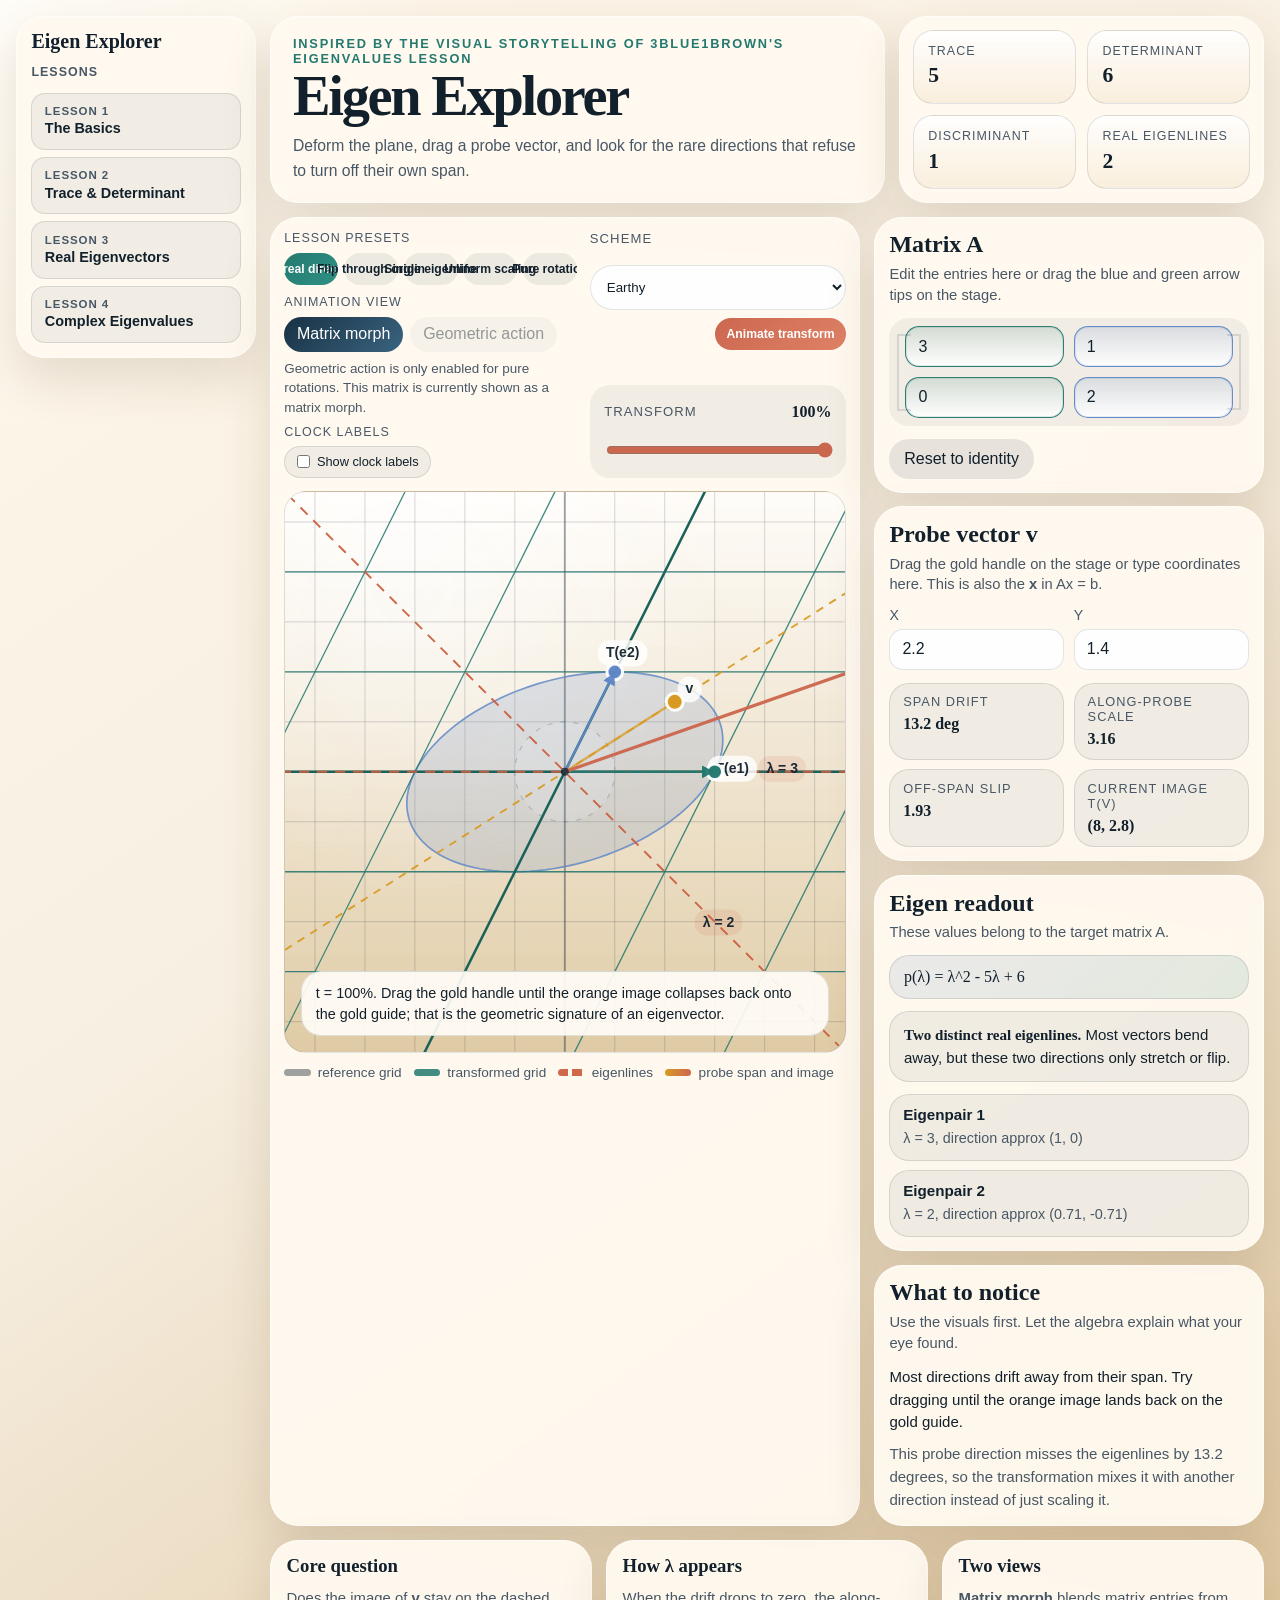
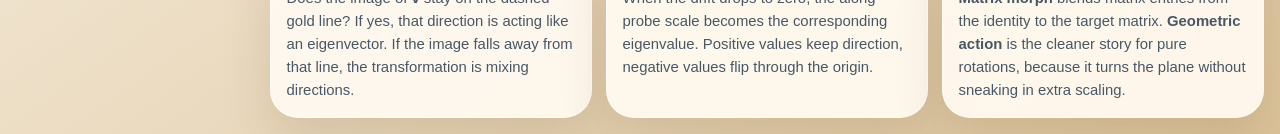
<file: index.html>
<!doctype html>
<html lang="en">
  <head>
    <meta charset="UTF-8" />
    <meta name="viewport" content="width=device-width, initial-scale=1.0" />
    <title>Eigen Explorer</title>
    <link rel="icon" href="data:," />
    <link rel="stylesheet" href="styles.css" />
  </head>
  <body>
    <div class="page-shell">
      <div class="site-layout">
        <aside class="lesson-panel" aria-label="Lessons">
          <a class="lesson-panel__home" href="index.html">Eigen Explorer</a>
          <p class="lesson-panel__title">Lessons</p>
          <nav class="lesson-panel__nav">
            <a class="lesson-panel__link" href="lesson-1.html">
              <span>Lesson 1</span>
              <strong>The Basics</strong>
            </a>
            <a class="lesson-panel__link" href="lesson-2.html">
              <span>Lesson 2</span>
              <strong>Trace &amp; Determinant</strong>
            </a>
            <a class="lesson-panel__link" href="lesson-3.html">
              <span>Lesson 3</span>
              <strong>Real Eigenvectors</strong>
            </a>
            <a class="lesson-panel__link" href="lesson-4.html">
              <span>Lesson 4</span>
              <strong>Complex Eigenvalues</strong>
            </a>
          </nav>
        </aside>

        <div class="site-main">
      <header class="hero">
        <section class="hero-copy">
          <p class="eyebrow">
            Inspired by the visual storytelling of 3Blue1Brown's eigenvalues lesson
          </p>
          <h1>Eigen Explorer</h1>
          <p class="lede">
            Deform the plane, drag a probe vector, and look for the rare directions
            that refuse to turn off their own span.
          </p>
        </section>

        <section class="hero-metrics" aria-label="Matrix summary">
          <div class="metric">
            <span>Trace</span>
            <strong id="traceValue">0</strong>
          </div>
          <div class="metric">
            <span>Determinant</span>
            <strong id="detValue">0</strong>
          </div>
          <div class="metric">
            <span>Discriminant</span>
            <strong id="discValue">0</strong>
          </div>
          <div class="metric">
            <span>Real eigenlines</span>
            <strong id="lineCountValue">0</strong>
          </div>
        </section>
      </header>

      <main class="app-layout">
        <section class="stage-card">
          <div class="stage-toolbar">
            <div class="toolbar-group">
              <span class="toolbar-label">Lesson presets</span>
              <div class="preset-row" id="presetRow"></div>

              <div class="mode-control" aria-label="Animation view mode">
                <span class="toolbar-label">Animation view</span>
                <div class="mode-row" id="modeRow">
                  <button
                    type="button"
                    class="mode-chip"
                    data-mode="matrix-morph"
                    aria-pressed="true"
                  >
                    Matrix morph
                  </button>
                  <button
                    type="button"
                    class="mode-chip"
                    data-mode="geometric-action"
                    aria-pressed="false"
                  >
                    Geometric action
                  </button>
                </div>
                <p id="modeHint" class="mode-hint"></p>
              </div>

              <div class="overlay-control" aria-label="Clock label overlays">
                <span class="toolbar-label">Clock labels</span>
                <div class="overlay-row">
                  <label class="overlay-toggle">
                    <input id="showClockLabels" type="checkbox" />
                    <span>Show clock labels</span>
                  </label>
                </div>
              </div>
            </div>

            <div class="toolbar-group toolbar-group--compact">
              <label class="scheme-wrap" for="schemeSelect">
                <span>Scheme</span>
                <select id="schemeSelect" autocomplete="off">
                  <option value="dark">Dark mode</option>
                  <option value="halloween">Halloween</option>
                  <option value="pastel">Pastel</option>
                  <option value="earthy" selected>Earthy</option>
                  <option value="retro">Retro</option>
                  <option value="rainbow">Rainbow</option>
                </select>
              </label>

              <button id="playButton" class="primary-button" type="button">
                Animate transform
              </button>

              <label class="progress-wrap" for="progressSlider">
                <span>Transform</span>
                <strong id="progressValue">100%</strong>
                <input
                  id="progressSlider"
                  type="range"
                  min="0"
                  max="100"
                  value="100"
                />
              </label>
            </div>
          </div>

          <div class="canvas-wrap">
            <canvas
              id="stageCanvas"
              aria-label="Interactive 2D linear transformation visualizer"
            ></canvas>
            <div class="canvas-note" id="canvasNote"></div>
          </div>

          <div class="legend" aria-label="Visualization legend">
            <div class="legend-item">
              <span class="legend-swatch legend-swatch--reference"></span>
              <span>reference grid</span>
            </div>
            <div class="legend-item">
              <span class="legend-swatch legend-swatch--transform"></span>
              <span>transformed grid</span>
            </div>
            <div class="legend-item">
              <span class="legend-swatch legend-swatch--eigen"></span>
              <span>eigenlines</span>
            </div>
            <div class="legend-item">
              <span class="legend-swatch legend-swatch--probe"></span>
              <span>probe span and image</span>
            </div>
          </div>
        </section>

        <aside class="sidebar">
          <section class="panel panel--matrix">
            <div class="panel-header">
              <h2>Matrix A</h2>
              <p>Edit the entries here or drag the blue and green arrow tips on the stage.</p>
            </div>

            <div class="matrix-shell">
              <div class="matrix-grid">
                <label class="matrix-entry matrix-entry--e1">
                  <span class="sr-only">Matrix entry a</span>
                  <input id="input-a" type="number" step="0.1" value="3" />
                </label>
                <label class="matrix-entry matrix-entry--e2">
                  <span class="sr-only">Matrix entry b</span>
                  <input id="input-b" type="number" step="0.1" value="1" />
                </label>
                <label class="matrix-entry matrix-entry--e1">
                  <span class="sr-only">Matrix entry c</span>
                  <input id="input-c" type="number" step="0.1" value="0" />
                </label>
                <label class="matrix-entry matrix-entry--e2">
                  <span class="sr-only">Matrix entry d</span>
                  <input id="input-d" type="number" step="0.1" value="2" />
                </label>
              </div>
            </div>

            <div class="button-row">
              <button id="identityButton" type="button">Reset to identity</button>
            </div>
          </section>

          <section class="panel">
            <div class="panel-header">
              <h2>Probe vector v</h2>
              <p>Drag the gold handle on the stage or type coordinates here.  This is also the <strong>x</strong> in Ax = b.</p>
            </div>

            <div class="vector-grid">
              <label>
                <span>x</span>
                <input id="vector-x" type="number" step="0.1" value="2.2" />
              </label>
              <label>
                <span>y</span>
                <input id="vector-y" type="number" step="0.1" value="1.4" />
              </label>
            </div>

            <div class="readings-grid">
              <div class="reading">
                <span>Span drift</span>
                <strong id="driftValue">0 deg</strong>
              </div>
              <div class="reading">
                <span>Along-probe scale</span>
                <strong id="alongValue">0</strong>
              </div>
              <div class="reading">
                <span>Off-span slip</span>
                <strong id="slipValue">0</strong>
              </div>
              <div class="reading">
                <span>Current image T(v)</span>
                <strong id="imageValue">(0, 0)</strong>
              </div>
            </div>
          </section>

          <section class="panel">
            <div class="panel-header">
              <h2>Eigen readout</h2>
              <p>These values belong to the target matrix A.</p>
            </div>

            <div class="formula-box" id="polyValue">
              p(&lambda;) = &lambda;<sup>2</sup>
            </div>

            <div id="eigenSummary" class="summary-box"></div>
            <div id="eigenDetails" class="detail-list"></div>
          </section>

          <section class="panel">
            <div class="panel-header">
              <h2>What to notice</h2>
              <p>Use the visuals first. Let the algebra explain what your eye found.</p>
            </div>

            <p id="presetPrompt" class="prompt-text"></p>
            <p id="noticeText" class="notice-text"></p>
          </section>
        </aside>
      </main>

      <section class="study-notes" aria-label="Learning notes">
        <article class="note-card">
          <h3>Core question</h3>
          <p>
            Does the image of <strong>v</strong> stay on the dashed gold line?
            If yes, that direction is acting like an eigenvector. If the image
            falls away from that line, the transformation is mixing directions.
          </p>
        </article>

        <article class="note-card">
          <h3>How &lambda; appears</h3>
          <p>
            When the drift drops to zero, the along-probe scale becomes the
            corresponding eigenvalue. Positive values keep direction, negative
            values flip through the origin.
          </p>
        </article>

<article class="note-card">
          <h3>Two views</h3>
          <p>
            <strong>Matrix morph</strong> blends matrix entries from the identity
            to the target matrix. <strong>Geometric action</strong> is the cleaner
            story for pure rotations, because it turns the plane without sneaking
            in extra scaling.
          </p>
        </article>
      </section>
        </div>
      </div>
    </div>

    <script src="app.js?v=2" defer></script>
  </body>
</html>
</file>
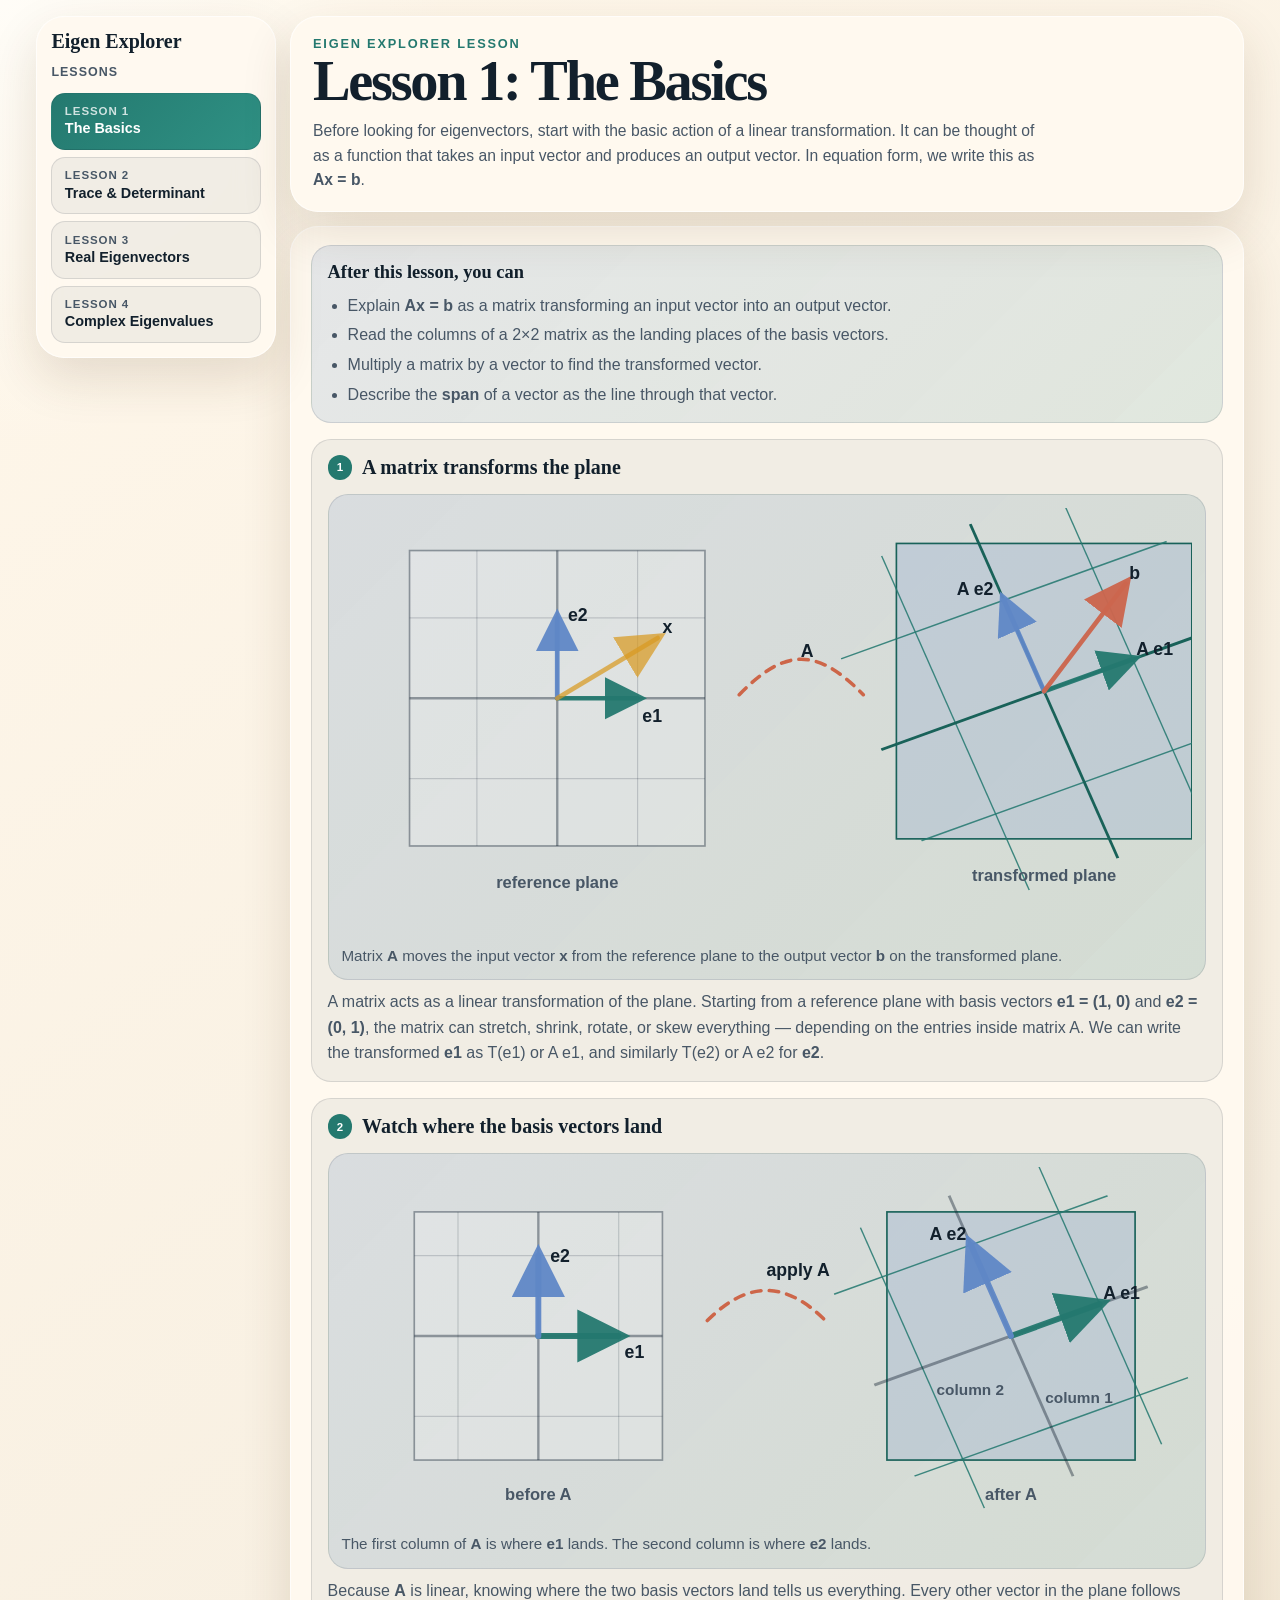
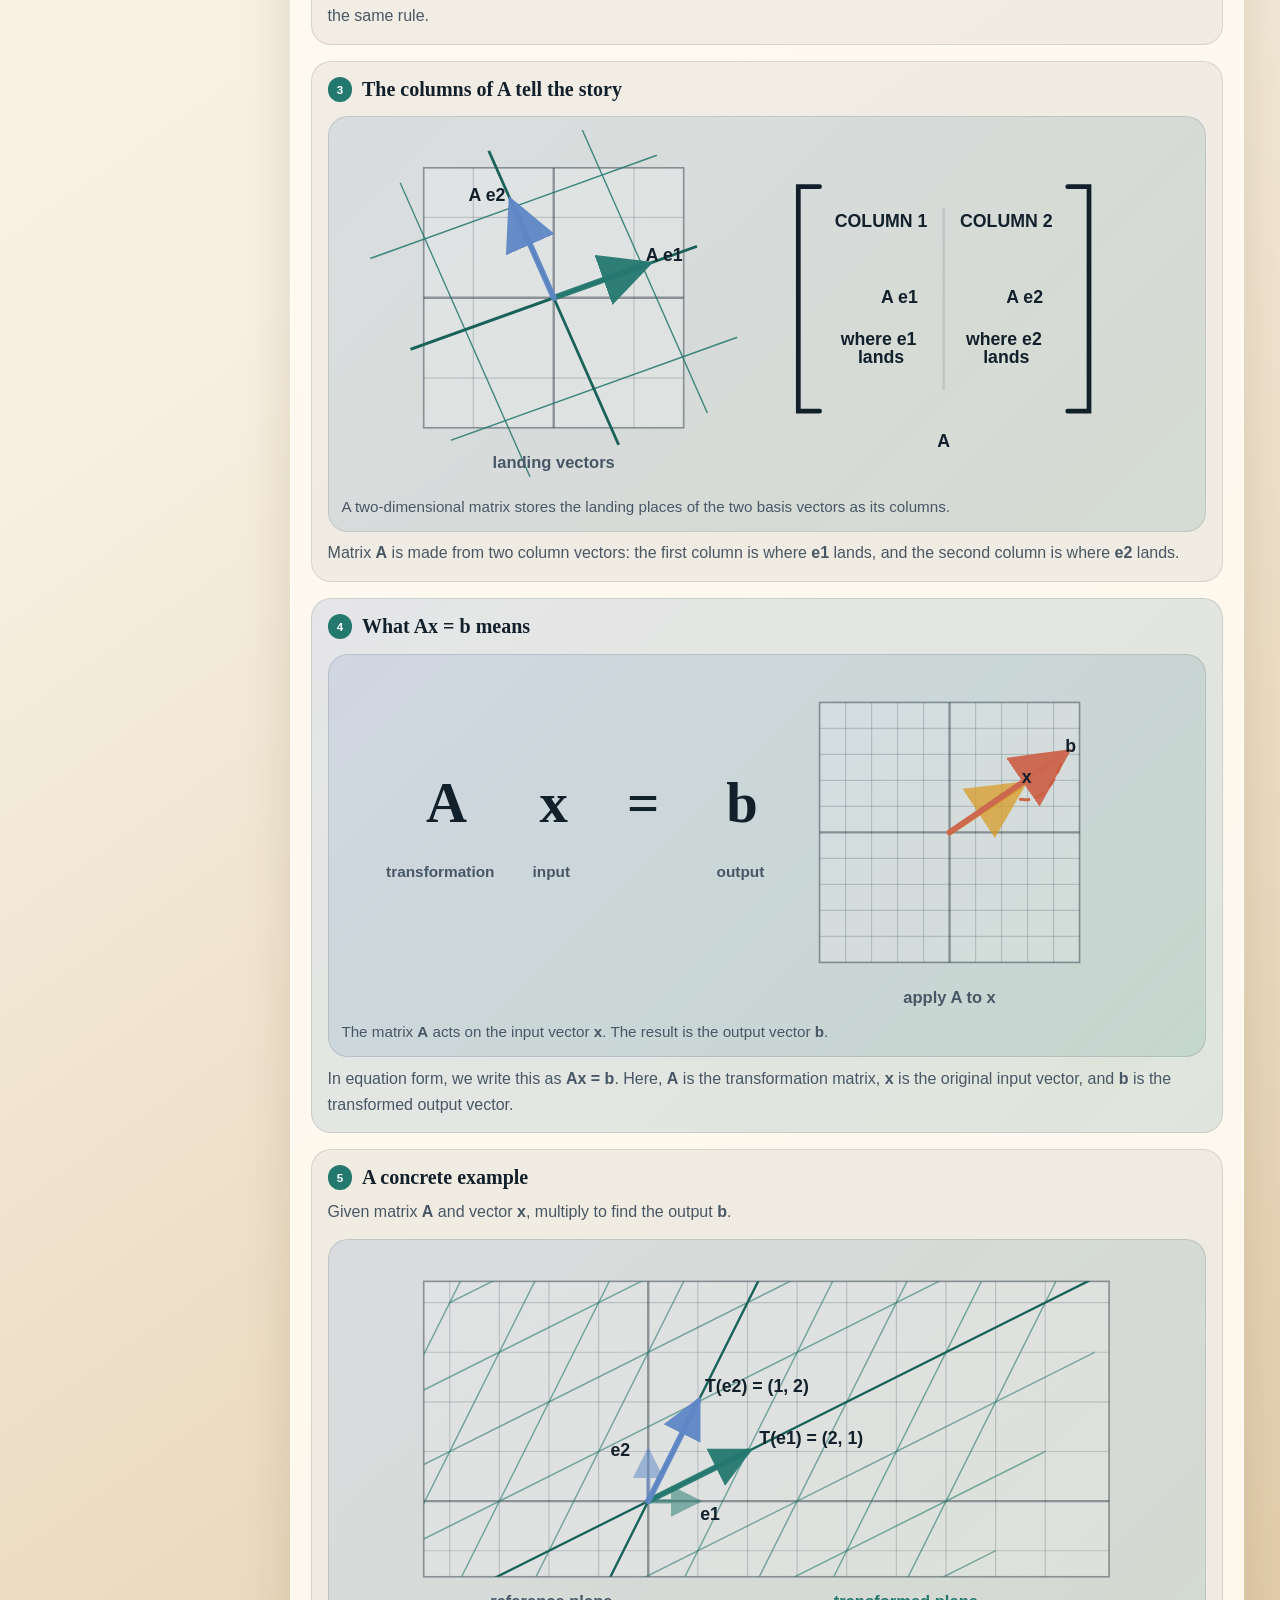
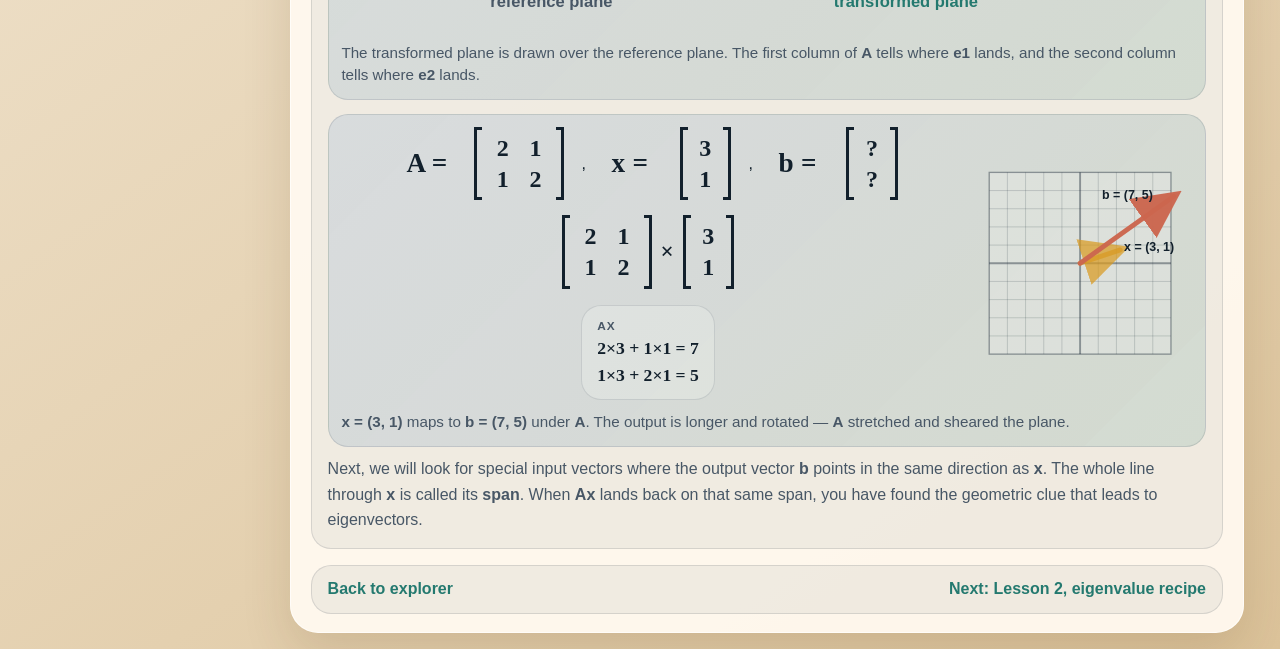
<file: lesson-1.html>
<!doctype html>
<html lang="en">
  <head>
    <meta charset="UTF-8" />
    <meta name="viewport" content="width=device-width, initial-scale=1.0" />
    <title>Lesson 1: Ax = b | Eigen Explorer</title>
    <link rel="icon" href="data:," />
    <link rel="stylesheet" href="styles.css" />
  </head>
  <body>
    <script>
      (function () {
        var s = localStorage.getItem("eigen-scheme");
        if (s) {
          document.body.dataset.scheme = s;
          document.documentElement.style.colorScheme =
            s === "dark" || s === "halloween" ? "dark" : "light";
        }
      })();
    </script>
    <div class="page-shell lesson-shell">
      <div class="site-layout">
        <aside class="lesson-panel" aria-label="Lessons">
          <a class="lesson-panel__home" href="index.html">Eigen Explorer</a>
          <p class="lesson-panel__title">Lessons</p>
          <nav class="lesson-panel__nav">
            <a class="lesson-panel__link" href="lesson-1.html" aria-current="page">
              <span>Lesson 1</span>
              <strong>The Basics</strong>
            </a>
            <a class="lesson-panel__link" href="lesson-2.html">
              <span>Lesson 2</span>
              <strong>Trace &amp; Determinant</strong>
            </a>
            <a class="lesson-panel__link" href="lesson-3.html">
              <span>Lesson 3</span>
              <strong>Real Eigenvectors</strong>
            </a>
            <a class="lesson-panel__link" href="lesson-4.html">
              <span>Lesson 4</span>
              <strong>Complex Eigenvalues</strong>
            </a>
          </nav>
        </aside>

        <div class="site-main">
      <header class="hero lesson-hero">
        <section class="hero-copy">
          <p class="eyebrow">Eigen Explorer lesson</p>
          <h1>Lesson 1: The Basics</h1>
          <p class="lede">
            Before looking for eigenvectors, start with the basic action of a
            linear transformation.  It can be thought of as a function that takes an input vector and produces an output vector. In equation form, we write this as <strong>Ax = b</strong>.
          </p>
        </section>

      </header>

      <main class="lesson-layout">
        <article class="lesson-card">
          <div class="lesson-outcomes">
            <h2>After this lesson, you can</h2>
            <ul>
              <li>Explain <strong>Ax = b</strong> as a matrix transforming an input vector into an output vector.</li>
              <li>Read the columns of a 2&times;2 matrix as the landing places of the basis vectors.</li>
              <li>Multiply a matrix by a vector to find the transformed vector.</li>
              <li>Describe the <strong>span</strong> of a vector as the line through that vector.</li>
            </ul>
          </div>

          <section>
            <h2>A matrix transforms the plane</h2>
            <figure class="transform-figure">
              <svg
                class="transform-diagram"
                viewBox="0 0 720 360"
                role="img"
                aria-labelledby="transformDiagramTitle transformDiagramDescription"
              >
                <title id="transformDiagramTitle">Matrix A transforms vector x into vector b</title>
                <desc id="transformDiagramDescription">
                  A reference grid with input vector x is transformed by matrix A
                  into a slanted grid where the output vector is labeled b.
                </desc>
                <defs>
                  <pattern id="referenceGrid" width="34" height="34" patternUnits="userSpaceOnUse">
                    <path d="M 34 0 L 0 0 0 34" />
                  </pattern>
                  <pattern id="transformedGrid" width="34" height="34" patternUnits="userSpaceOnUse">
                    <path d="M 34 0 L 0 0 0 34" />
                  </pattern>
                  <marker
                    id="arrowGold"
                    markerWidth="10"
                    markerHeight="10"
                    refX="8"
                    refY="5"
                    orient="auto"
                  >
                    <path d="M 0 0 L 10 5 L 0 10 z" />
                  </marker>
                  <marker
                    id="arrowCoral"
                    markerWidth="10"
                    markerHeight="10"
                    refX="8"
                    refY="5"
                    orient="auto"
                  >
                    <path d="M 0 0 L 10 5 L 0 10 z" />
                  </marker>
                  <marker
                    id="arrowTeal"
                    markerWidth="9"
                    markerHeight="9"
                    refX="7"
                    refY="4.5"
                    orient="auto"
                  >
                    <path d="M 0 0 L 9 4.5 L 0 9 z" />
                  </marker>
                  <marker
                    id="arrowSky"
                    markerWidth="9"
                    markerHeight="9"
                    refX="7"
                    refY="4.5"
                    orient="auto"
                  >
                    <path d="M 0 0 L 9 4.5 L 0 9 z" />
                  </marker>
                  <clipPath id="tpClip">
                    <rect width="250" height="250" />
                  </clipPath>
                </defs>

                <g class="diagram-plane diagram-plane--reference" transform="translate(58 36)">
                  <rect class="diagram-grid" width="250" height="250" />
                  <g class="plane-grid-lines">
                    <line x1="57" y1="0" x2="57" y2="250" />
                    <line x1="193" y1="0" x2="193" y2="250" />
                    <line x1="0" y1="57" x2="250" y2="57" />
                    <line x1="0" y1="193" x2="250" y2="193" />
                  </g>
                  <line class="diagram-axis" x1="0" y1="125" x2="250" y2="125" />
                  <line class="diagram-axis" x1="125" y1="250" x2="125" y2="0" />
                  <line class="diagram-vector diagram-vector--e1" data-highlight="e1" x1="125" y1="125" x2="193" y2="125" />
                  <line class="diagram-vector diagram-vector--e2" data-highlight="e2" x1="125" y1="125" x2="125" y2="57" />
                  <line class="diagram-vector diagram-vector--x" x1="125" y1="125" x2="210" y2="74" />
                  <text data-highlight="e1" x="197" y="145">e1</text>
                  <text data-highlight="e2" x="134" y="60">e2</text>
                  <text x="214" y="70">x</text>
                  <text class="diagram-caption" x="125" y="286">reference plane</text>
                </g>

                <g class="diagram-map">
                  <path d="M 337 158 C 376 118, 403 118, 442 158" />
                  <text x="389" y="126">A</text>
                </g>

                <g class="diagram-plane diagram-plane--transform" transform="translate(470 30)">
                  <rect class="diagram-grid" width="250" height="250" />
                  <g transform="matrix(1.103,-0.397,0.5,1.132,-75.4,33.1)" clip-path="url(#tpClip)">
                    <g class="plane-grid-lines">
                      <line x1="57" y1="0" x2="57" y2="250" />
                      <line x1="193" y1="0" x2="193" y2="250" />
                      <line x1="0" y1="57" x2="250" y2="57" />
                      <line x1="0" y1="193" x2="250" y2="193" />
                    </g>
                    <line class="diagram-axis" x1="0" y1="125" x2="250" y2="125" />
                    <line class="diagram-axis" x1="125" y1="250" x2="125" y2="0" />
                  </g>
                  <line class="diagram-vector diagram-vector--e1" data-highlight="Ae1" x1="125" y1="125" x2="200" y2="98" />
                  <line class="diagram-vector diagram-vector--e2" data-highlight="Ae2" x1="125" y1="125" x2="91" y2="48" />
                  <line class="diagram-vector diagram-vector--b" x1="125" y1="125" x2="194" y2="34" />
                  <text data-highlight="Ae1" x="203" y="94">A e1</text>
                  <text data-highlight="Ae2" x="51" y="44">A e2</text>
                  <text x="197" y="30">b</text>
                  <text class="diagram-caption" x="125" y="286">transformed plane</text>
                </g>
              </svg>
              <figcaption>
                Matrix <strong>A</strong> moves the input vector
                <strong>x</strong> from the reference plane to the output vector
                <strong>b</strong> on the transformed plane.
              </figcaption>
            </figure>
            <p>
              A matrix acts as a linear transformation of the plane. Starting from a
              reference plane with basis vectors <span class="hl-trigger" data-highlight="e1"><strong>e1 = (1, 0)</strong></span> and
              <span class="hl-trigger" data-highlight="e2"><strong>e2 = (0, 1)</strong></span>, the matrix can stretch, shrink, rotate,
              or skew everything — depending on the entries inside matrix A.  We can write the transformed <span class="hl-trigger" data-highlight="e1"><strong>e1</strong></span> as T(e1) or <span class="hl-trigger" data-highlight="Ae1">A e1</span>,
              and similarly T(e2) or <span class="hl-trigger" data-highlight="Ae2">A e2</span> for <span class="hl-trigger" data-highlight="e2"><strong>e2</strong></span>.
            </p>
          </section>

          <section>
            <h2>Watch where the basis vectors land</h2>
            <figure class="transform-figure">
              <svg
                class="transform-diagram basis-diagram"
                viewBox="0 0 720 300"
                role="img"
                aria-labelledby="basisDiagramTitle basisDiagramDescription"
              >
                <title id="basisDiagramTitle">Basis vectors landing after transformation</title>
                <desc id="basisDiagramDescription">
                  The basis vectors e1 and e2 start on the reference plane.
                  Matrix A sends them to A e1 and A e2, which become the first
                  and second columns of A.
                </desc>
                <defs>
                  <clipPath id="basisLandingClip">
                    <rect width="210" height="210" />
                  </clipPath>
                  <marker
                    id="basisArrowTeal"
                    markerWidth="9"
                    markerHeight="9"
                    refX="7"
                    refY="4.5"
                    orient="auto"
                  >
                    <path d="M 0 0 L 9 4.5 L 0 9 z" />
                  </marker>
                  <marker
                    id="basisArrowSky"
                    markerWidth="9"
                    markerHeight="9"
                    refX="7"
                    refY="4.5"
                    orient="auto"
                  >
                    <path d="M 0 0 L 9 4.5 L 0 9 z" />
                  </marker>
                </defs>

                <g class="basis-panel" transform="translate(62 38)">
                  <rect width="210" height="210" />
                  <g class="plane-grid-lines">
                    <line x1="37" y1="0" x2="37" y2="210" />
                    <line x1="173" y1="0" x2="173" y2="210" />
                    <line x1="0" y1="37" x2="210" y2="37" />
                    <line x1="0" y1="173" x2="210" y2="173" />
                  </g>
                  <line class="diagram-axis" x1="0" y1="105" x2="210" y2="105" />
                  <line class="diagram-axis" x1="105" y1="210" x2="105" y2="0" />
                  <line class="basis-vector basis-vector--e1" x1="105" y1="105" x2="173" y2="105" />
                  <line class="basis-vector basis-vector--e2" x1="105" y1="105" x2="105" y2="37" />
                  <text x="178" y="124">e1</text>
                  <text x="115" y="42">e2</text>
                  <text class="diagram-caption" x="105" y="244">before A</text>
                </g>

                <g class="basis-map">
                  <path d="M 310 130 C 344 96, 376 96, 410 130" />
                  <text x="360" y="92">apply A</text>
                </g>

                <g class="basis-panel basis-panel--landing" transform="translate(462 38)">
                  <rect width="210" height="210" />
                  <g transform="matrix(1.103,-0.397,0.5,1.132,-63.3,27.8)" clip-path="url(#basisLandingClip)">
                    <g class="plane-grid-lines">
                      <line x1="37" y1="0" x2="37" y2="210" />
                      <line x1="173" y1="0" x2="173" y2="210" />
                      <line x1="0" y1="37" x2="210" y2="37" />
                      <line x1="0" y1="173" x2="210" y2="173" />
                    </g>
                    <line class="diagram-axis" x1="0" y1="105" x2="210" y2="105" />
                    <line class="diagram-axis" x1="105" y1="210" x2="105" y2="0" />
                  </g>
                  <line class="basis-vector basis-vector--e1" x1="105" y1="105" x2="180" y2="78" />
                  <line class="basis-vector basis-vector--e2" x1="105" y1="105" x2="71" y2="28" />
                  <text x="183" y="74">A e1</text>
                  <text x="36" y="24">A e2</text>
                  <text class="diagram-column-label" x="134" y="162">column 1</text>
                  <text class="diagram-column-label" x="42" y="155">column 2</text>
                  <text class="diagram-caption" x="105" y="244">after A</text>
                </g>
              </svg>
              <figcaption>
                The first column of <strong>A</strong> is where
                <strong>e1</strong> lands. The second column is where
                <strong>e2</strong> lands.
              </figcaption>
            </figure>
            <p>
              Because <strong>A</strong> is linear, knowing where the two basis
              vectors land tells us everything. Every other vector in the plane
              follows the same rule.
            </p>
          </section>

          <section>
            <h2>The columns of A tell the story</h2>
            <figure class="transform-figure">
              <svg
                class="transform-diagram column-diagram"
                viewBox="0 0 720 300"
                role="img"
                aria-labelledby="columnDiagramTitle columnDiagramDescription"
              >
                <title id="columnDiagramTitle">The columns of A are transformed basis vectors</title>
                <desc id="columnDiagramDescription">
                  Matrix A is shown as two column vectors. The first column is
                  A e1 and the second column is A e2.
                </desc>
                <defs>
                  <clipPath id="columnClip">
                    <rect width="220" height="220" />
                  </clipPath>
                  <marker
                    id="columnArrowTeal"
                    markerWidth="9"
                    markerHeight="9"
                    refX="7"
                    refY="4.5"
                    orient="auto"
                  >
                    <path d="M 0 0 L 9 4.5 L 0 9 z" />
                  </marker>
                  <marker
                    id="columnArrowSky"
                    markerWidth="9"
                    markerHeight="9"
                    refX="7"
                    refY="4.5"
                    orient="auto"
                  >
                    <path d="M 0 0 L 9 4.5 L 0 9 z" />
                  </marker>
                </defs>

                <g class="column-plane" transform="translate(70 32)">
                  <rect width="220" height="220" />
                  <!-- reference frame: straight grid + axes -->
                  <g class="plane-grid-lines">
                    <line x1="42" y1="0" x2="42" y2="220" />
                    <line x1="178" y1="0" x2="178" y2="220" />
                    <line x1="0" y1="42" x2="220" y2="42" />
                    <line x1="0" y1="178" x2="220" y2="178" />
                  </g>
                  <line class="diagram-axis" x1="0" y1="110" x2="220" y2="110" />
                  <line class="diagram-axis" x1="110" y1="220" x2="110" y2="0" />
                  <!-- transformed frame: skewed grid + axes -->
                  <g transform="matrix(1.103,-0.397,0.5,1.132,-66.3,29.2)" clip-path="url(#columnClip)">
                    <g class="plane-grid-lines plane-grid-lines--transformed">
                      <line x1="42" y1="0" x2="42" y2="220" />
                      <line x1="178" y1="0" x2="178" y2="220" />
                      <line x1="0" y1="42" x2="220" y2="42" />
                      <line x1="0" y1="178" x2="220" y2="178" />
                    </g>
                    <line class="diagram-axis diagram-axis--transformed" x1="0" y1="110" x2="220" y2="110" />
                    <line class="diagram-axis diagram-axis--transformed" x1="110" y1="220" x2="110" y2="0" />
                  </g>
                  <line class="column-vector column-vector--e1" x1="110" y1="110" x2="185" y2="83" />
                  <line class="column-vector column-vector--e2" x1="110" y1="110" x2="76" y2="33" />
                  <text x="188" y="79">A e1</text>
                  <text x="38" y="28">A e2</text>
                  <text class="diagram-caption" x="110" y="254">landing vectors</text>
                </g>

                <g class="column-matrix" transform="translate(405 48)">
                  <path d="M 0 0 H -18 V 190 H 0" />
                  <path d="M 210 0 H 228 V 190 H 210" />
                  <line class="column-divider" x1="105" y1="18" x2="105" y2="172" />
                  <text class="column-title" x="52" y="34">column 1</text>
                  <text class="column-title" x="158" y="34">column 2</text>
                  <text class="column-vector-name column-vector-name--e1" x="52" y="98">A e1</text>
                  <text class="column-vector-name column-vector-name--e2" x="158" y="98">A e2</text>
                  <text class="column-note" x="52" y="134">
                    <tspan x="52" dy="0">where e1</tspan>
                    <tspan x="52" dy="15">lands</tspan>
                  </text>
                  <text class="column-note" x="158" y="134">
                    <tspan x="158" dy="0">where e2</tspan>
                    <tspan x="158" dy="15">lands</tspan>
                  </text>
                  <text class="column-symbol" x="105" y="220">A</text>
                </g>
              </svg>
              <figcaption>
                A two-dimensional matrix stores the landing places of the two
                basis vectors as its columns.
              </figcaption>
            </figure>
            <p>
              Matrix <strong>A</strong> is made from two column vectors: the
              first column is where <strong>e1</strong> lands, and the second
              column is where <strong>e2</strong> lands.
            </p>
          </section>

          <section class="lesson-summary">
            <h2>What Ax = b means</h2>
            <figure class="transform-figure">
              <svg
                class="transform-diagram axb-diagram"
                viewBox="0 0 720 290"
                role="img"
                aria-labelledby="axbDiagramTitle axbDiagramDescription"
              >
                <title id="axbDiagramTitle">Matrix A sends input vector x to output vector b</title>
                <desc id="axbDiagramDescription">
                  The equation A times x equals b is shown as a matrix, an input
                  vector, and an output vector, with a small diagram of x moving
                  to b.
                </desc>
                <defs>
                  <marker
                    id="axbArrowGold"
                    markerWidth="10"
                    markerHeight="10"
                    refX="8"
                    refY="5"
                    orient="auto"
                  >
                    <path d="M 0 0 L 10 5 L 0 10 z" />
                  </marker>
                  <marker
                    id="axbArrowCoral"
                    markerWidth="10"
                    markerHeight="10"
                    refX="8"
                    refY="5"
                    orient="auto"
                  >
                    <path d="M 0 0 L 10 5 L 0 10 z" />
                  </marker>
                </defs>

                <g class="axb-equation" transform="translate(42 56)">
                  <text x="30" y="75">A</text>
                  <text x="126" y="75">x</text>
                  <text x="200" y="75">=</text>
                  <text x="284" y="75">b</text>
                  <text class="axb-label" x="42" y="122">transformation</text>
                  <text class="axb-label" x="136" y="122">input</text>
                  <text class="axb-label" x="296" y="122">output</text>
                </g>

                <g class="axb-plane" transform="translate(405 30)">
                  <rect width="220" height="220" />
                  <g class="plane-grid-lines">
                    <line x1="22" y1="0" x2="22" y2="220" />
                    <line x1="44" y1="0" x2="44" y2="220" />
                    <line x1="66" y1="0" x2="66" y2="220" />
                    <line x1="88" y1="0" x2="88" y2="220" />
                    <line x1="132" y1="0" x2="132" y2="220" />
                    <line x1="154" y1="0" x2="154" y2="220" />
                    <line x1="176" y1="0" x2="176" y2="220" />
                    <line x1="198" y1="0" x2="198" y2="220" />
                    <line x1="0" y1="22" x2="220" y2="22" />
                    <line x1="0" y1="44" x2="220" y2="44" />
                    <line x1="0" y1="66" x2="220" y2="66" />
                    <line x1="0" y1="88" x2="220" y2="88" />
                    <line x1="0" y1="132" x2="220" y2="132" />
                    <line x1="0" y1="154" x2="220" y2="154" />
                    <line x1="0" y1="176" x2="220" y2="176" />
                    <line x1="0" y1="198" x2="220" y2="198" />
                  </g>
                  <line class="diagram-axis" x1="0" y1="110" x2="220" y2="110" />
                  <line class="diagram-axis" x1="110" y1="220" x2="110" y2="0" />
                  <line class="axb-vector axb-vector--x" x1="110" y1="110" x2="168" y2="72" />
                  <line class="axb-vector axb-vector--b" x1="110" y1="110" x2="205" y2="45" />
                  <path class="axb-motion" d="M 170 82 C 187 85, 198 70, 204 52" />
                  <text x="171" y="68">x</text>
                  <text x="208" y="42">b</text>
                  <text class="diagram-caption" x="110" y="254">apply A to x</text>
                </g>
              </svg>
              <figcaption>
                The matrix <strong>A</strong> acts on the input vector
                <strong>x</strong>. The result is the output vector
                <strong>b</strong>.
              </figcaption>
            </figure>
            <p>
              In equation form, we write this as <strong>Ax = b</strong>. Here,
              <strong>A</strong> is the transformation matrix,
              <strong>x</strong> is the original input vector, and
              <strong>b</strong> is the transformed output vector.
            </p>
          </section>

          <section>
            <h2>A concrete example</h2>
            <p>Given matrix <strong>A</strong> and vector <strong>x</strong>, multiply to find the output <strong>b</strong>.</p>
            <figure class="transform-figure">
              <svg
                class="transform-diagram concrete-basis-diagram"
                viewBox="0 0 720 320"
                role="img"
                aria-labelledby="concreteBasisTitle concreteBasisDescription"
              >
                <title id="concreteBasisTitle">Reference plane overlaid with transformed plane</title>
                <desc id="concreteBasisDescription">
                  For matrix A equals [[2, 1], [1, 2]], the reference basis
                  vectors e1 and e2 are overlaid with the transformed grid.
                  e1 lands at T(e1) = (2, 1), and e2 lands at T(e2) = (1, 2).
                </desc>
                <defs>
                  <clipPath id="concreteBasisClip">
                    <rect x="70" y="24" width="580" height="250" />
                  </clipPath>
                  <marker
                    id="concreteBasisArrowTeal"
                    markerWidth="7"
                    markerHeight="7"
                    refX="6"
                    refY="3.5"
                    orient="auto"
                  >
                    <path d="M 0 0 L 7 3.5 L 0 7 z" />
                  </marker>
                  <marker
                    id="concreteBasisArrowSky"
                    markerWidth="7"
                    markerHeight="7"
                    refX="6"
                    refY="3.5"
                    orient="auto"
                  >
                    <path d="M 0 0 L 7 3.5 L 0 7 z" />
                  </marker>
                </defs>

                <rect class="concrete-basis-frame" x="70" y="24" width="580" height="250" />
                <g clip-path="url(#concreteBasisClip)">
                  <g class="plane-grid-lines">
                    <line x1="92" y1="24" x2="92" y2="274" />
                    <line x1="134" y1="24" x2="134" y2="274" />
                    <line x1="176" y1="24" x2="176" y2="274" />
                    <line x1="218" y1="24" x2="218" y2="274" />
                    <line x1="302" y1="24" x2="302" y2="274" />
                    <line x1="344" y1="24" x2="344" y2="274" />
                    <line x1="386" y1="24" x2="386" y2="274" />
                    <line x1="428" y1="24" x2="428" y2="274" />
                    <line x1="470" y1="24" x2="470" y2="274" />
                    <line x1="512" y1="24" x2="512" y2="274" />
                    <line x1="554" y1="24" x2="554" y2="274" />
                    <line x1="596" y1="24" x2="596" y2="274" />
                    <line x1="70" y1="42" x2="650" y2="42" />
                    <line x1="70" y1="84" x2="650" y2="84" />
                    <line x1="70" y1="126" x2="650" y2="126" />
                    <line x1="70" y1="168" x2="650" y2="168" />
                    <line x1="70" y1="252" x2="650" y2="252" />
                  </g>
                  <line class="diagram-axis" x1="70" y1="210" x2="650" y2="210" />
                  <line class="diagram-axis" x1="260" y1="274" x2="260" y2="24" />

                  <g class="concrete-transformed-grid" transform="matrix(84 -42 42 -84 260 210)">
                    <line x1="-5" y1="-4" x2="-5" y2="5" />
                    <line x1="-4" y1="-4" x2="-4" y2="5" />
                    <line x1="-3" y1="-4" x2="-3" y2="5" />
                    <line x1="-2" y1="-4" x2="-2" y2="5" />
                    <line x1="-1" y1="-4" x2="-1" y2="5" />
                    <line x1="0" y1="-4" x2="0" y2="5" />
                    <line x1="1" y1="-4" x2="1" y2="5" />
                    <line x1="2" y1="-4" x2="2" y2="5" />
                    <line x1="3" y1="-4" x2="3" y2="5" />
                    <line x1="4" y1="-4" x2="4" y2="5" />
                    <line x1="-4" y1="-4" x2="5" y2="-4" />
                    <line x1="-4" y1="-3" x2="5" y2="-3" />
                    <line x1="-4" y1="-2" x2="5" y2="-2" />
                    <line x1="-4" y1="-1" x2="5" y2="-1" />
                    <line x1="-4" y1="0" x2="5" y2="0" />
                    <line x1="-4" y1="1" x2="5" y2="1" />
                    <line x1="-4" y1="2" x2="5" y2="2" />
                    <line x1="-4" y1="3" x2="5" y2="3" />
                    <line x1="-4" y1="4" x2="5" y2="4" />
                  </g>
                  <g class="concrete-transformed-axes" transform="matrix(84 -42 42 -84 260 210)">
                    <line x1="-4" y1="0" x2="5" y2="0" />
                    <line x1="0" y1="-4" x2="0" y2="4" />
                  </g>
                </g>

                <line class="concrete-basis-vector concrete-basis-vector--e1 concrete-basis-vector--reference" x1="260" y1="210" x2="302" y2="210" />
                <line class="concrete-basis-vector concrete-basis-vector--e2 concrete-basis-vector--reference" x1="260" y1="210" x2="260" y2="168" />
                <line class="concrete-basis-vector concrete-basis-vector--e1" x1="260" y1="210" x2="344" y2="168" />
                <line class="concrete-basis-vector concrete-basis-vector--e2" x1="260" y1="210" x2="302" y2="126" />
                <text x="304" y="226">e1</text>
                <text x="228" y="172">e2</text>
                <text x="354" y="162">T(e1) = (2, 1)</text>
                <text x="308" y="118">T(e2) = (1, 2)</text>
                <text class="diagram-caption" x="178" y="300">reference plane</text>
                <text class="diagram-caption concrete-caption--transformed" x="478" y="300">transformed plane</text>
              </svg>
              <figcaption>
                The transformed plane is drawn over the reference plane. The
                first column of <strong>A</strong> tells where
                <strong>e1</strong> lands, and the second column tells where
                <strong>e2</strong> lands.
              </figcaption>
            </figure>
            <figure class="transform-figure">
              <div class="example-layout">
                <div class="example-math-col">
                  <div class="example-html-math" aria-label="A numerical matrix multiplication example">
                    <div class="example-matrix-row">
                      <span class="example-matrix-label">A =</span>
                      <table class="matrix matrix--two-by-two" aria-label="Matrix A">
                        <tr>
                          <td>2</td>
                          <td>1</td>
                        </tr>
                        <tr>
                          <td>1</td>
                          <td>2</td>
                        </tr>
                      </table>
                    </div>
                    &comma;
                    <div class="example-matrix-row">
                      <span class="example-matrix-label">x =</span>
                      <table class="matrix matrix--vector" aria-label="Vector x">
                        <tr>
                          <td>3</td>
                        </tr>
                        <tr>
                          <td>1</td>
                        </tr>
                      </table>
                    </div>
                    &comma;
                    <div class="example-matrix-row">
                      <span class="example-matrix-label">b =</span>
                      <table class="matrix matrix--vector" aria-label="Vector b">
                        <tr>
                          <td>?</td>
                        </tr>
                        <tr>
                          <td>?</td>
                        </tr>
                      </table>
                    </div>
                  </div>

                  <div class="example-matrix-product">
                    <table class="matrix matrix--two-by-two" aria-label="Matrix A">
                      <tr>
                        <td>2</td>
                        <td>1</td>
                      </tr>
                      <tr>
                        <td>1</td>
                        <td>2</td>
                      </tr>
                    </table>
                    <span class="example-matrix-operator">&times;</span>
                    <table class="matrix matrix--vector" aria-label="Vector x">
                      <tr>
                        <td>3</td>
                      </tr>
                      <tr>
                        <td>1</td>
                      </tr>
                    </table>
                  </div>
                  <div class="example-work" aria-label="Entry-by-entry calculation">
                    <span>Ax</span>
                    <strong>2&times;3 + 1&times;1 = 7</strong>
                    <strong>1&times;3 + 2&times;1 = 5</strong>
                  </div>
                </div>

                <svg
                  class="example-plane-diagram"
                  viewBox="0 0 230 220"
                  role="img"
                  aria-labelledby="exampleDiagramTitle exampleDiagramDescription"
                >
                  <title id="exampleDiagramTitle">Vector x transforms into vector b</title>
                  <desc id="exampleDiagramDescription">
                    The input vector x equals (3, 1), and the output vector b
                    equals (7, 5).
                  </desc>
                  <defs>
                    <marker
                      id="exampleArrowGold"
                      markerWidth="10"
                      markerHeight="10"
                      refX="8"
                      refY="5"
                      orient="auto"
                    >
                      <path d="M 0 0 L 10 5 L 0 10 z" />
                    </marker>
                    <marker
                      id="exampleArrowCoral"
                      markerWidth="10"
                      markerHeight="10"
                      refX="8"
                      refY="5"
                      orient="auto"
                    >
                      <path d="M 0 0 L 10 5 L 0 10 z" />
                    </marker>
                  </defs>

                  <g class="example-plane" transform="translate(18 14)">
                    <rect width="190" height="190" />
                    <g class="plane-grid-lines">
                      <line x1="19" y1="0" x2="19" y2="190" />
                      <line x1="38" y1="0" x2="38" y2="190" />
                      <line x1="57" y1="0" x2="57" y2="190" />
                      <line x1="76" y1="0" x2="76" y2="190" />
                      <line x1="114" y1="0" x2="114" y2="190" />
                      <line x1="133" y1="0" x2="133" y2="190" />
                      <line x1="152" y1="0" x2="152" y2="190" />
                      <line x1="171" y1="0" x2="171" y2="190" />
                      <line x1="0" y1="19" x2="190" y2="19" />
                      <line x1="0" y1="38" x2="190" y2="38" />
                      <line x1="0" y1="57" x2="190" y2="57" />
                      <line x1="0" y1="76" x2="190" y2="76" />
                      <line x1="0" y1="114" x2="190" y2="114" />
                      <line x1="0" y1="133" x2="190" y2="133" />
                      <line x1="0" y1="152" x2="190" y2="152" />
                      <line x1="0" y1="171" x2="190" y2="171" />
                    </g>
                    <line class="diagram-axis" x1="0" y1="95" x2="190" y2="95" />
                    <line class="diagram-axis" x1="95" y1="190" x2="95" y2="0" />
                    <line class="example-vector example-vector--x" x1="95" y1="95" x2="137" y2="81" />
                    <line class="example-vector example-vector--b" x1="95" y1="95" x2="193" y2="25" />
                    <text x="141" y="82">x = (3, 1)</text>
                    <text x="118" y="28">b = (7, 5)</text>
                  </g>
                </svg>
              </div>
              <figcaption>
                <strong>x = (3, 1)</strong> maps to <strong>b = (7, 5)</strong>
                under <strong>A</strong>. The output is longer and rotated —
                <strong>A</strong> stretched and sheared the plane.
              </figcaption>
            </figure>
            <p>
              Next, we will look for special input vectors where the output
              vector <strong>b</strong> points in the same direction as
              <strong>x</strong>. The whole line through <strong>x</strong> is
              called its <strong>span</strong>. When <strong>Ax</strong> lands
              back on that same span, you have found the geometric clue that
              leads to eigenvectors.
            </p>
          </section>

          <nav class="lesson-pager" aria-label="Lesson sequence">
            <a class="text-link" href="index.html">Back to explorer</a>
            <a class="text-link" href="lesson-2.html">Next: Lesson 2, eigenvalue recipe</a>
          </nav>
        </article>
      </main>
        </div>
      </div>
    </div>
    <script>
      (function () {
        function getGroup(key) {
          return document.querySelectorAll(`[data-highlight="${key}"]`);
        }

        function restartAnimation(el) {
          el.style.animation = "none";
          void el.offsetWidth;
          el.style.animation = "";
        }

        function setHighlight(key, on) {
          getGroup(key).forEach((el) => {
            if (on) restartAnimation(el);
            el.classList.toggle("is-highlighted", on);
          });
        }

        document.querySelectorAll("[data-highlight], .hl-trigger[data-highlight]").forEach((el) => {
          const key = el.dataset.highlight;
          el.addEventListener("mouseenter", () => setHighlight(key, true));
          el.addEventListener("mouseleave", () => setHighlight(key, false));
        });
      })();
    </script>
  </body>
</html>
</file>
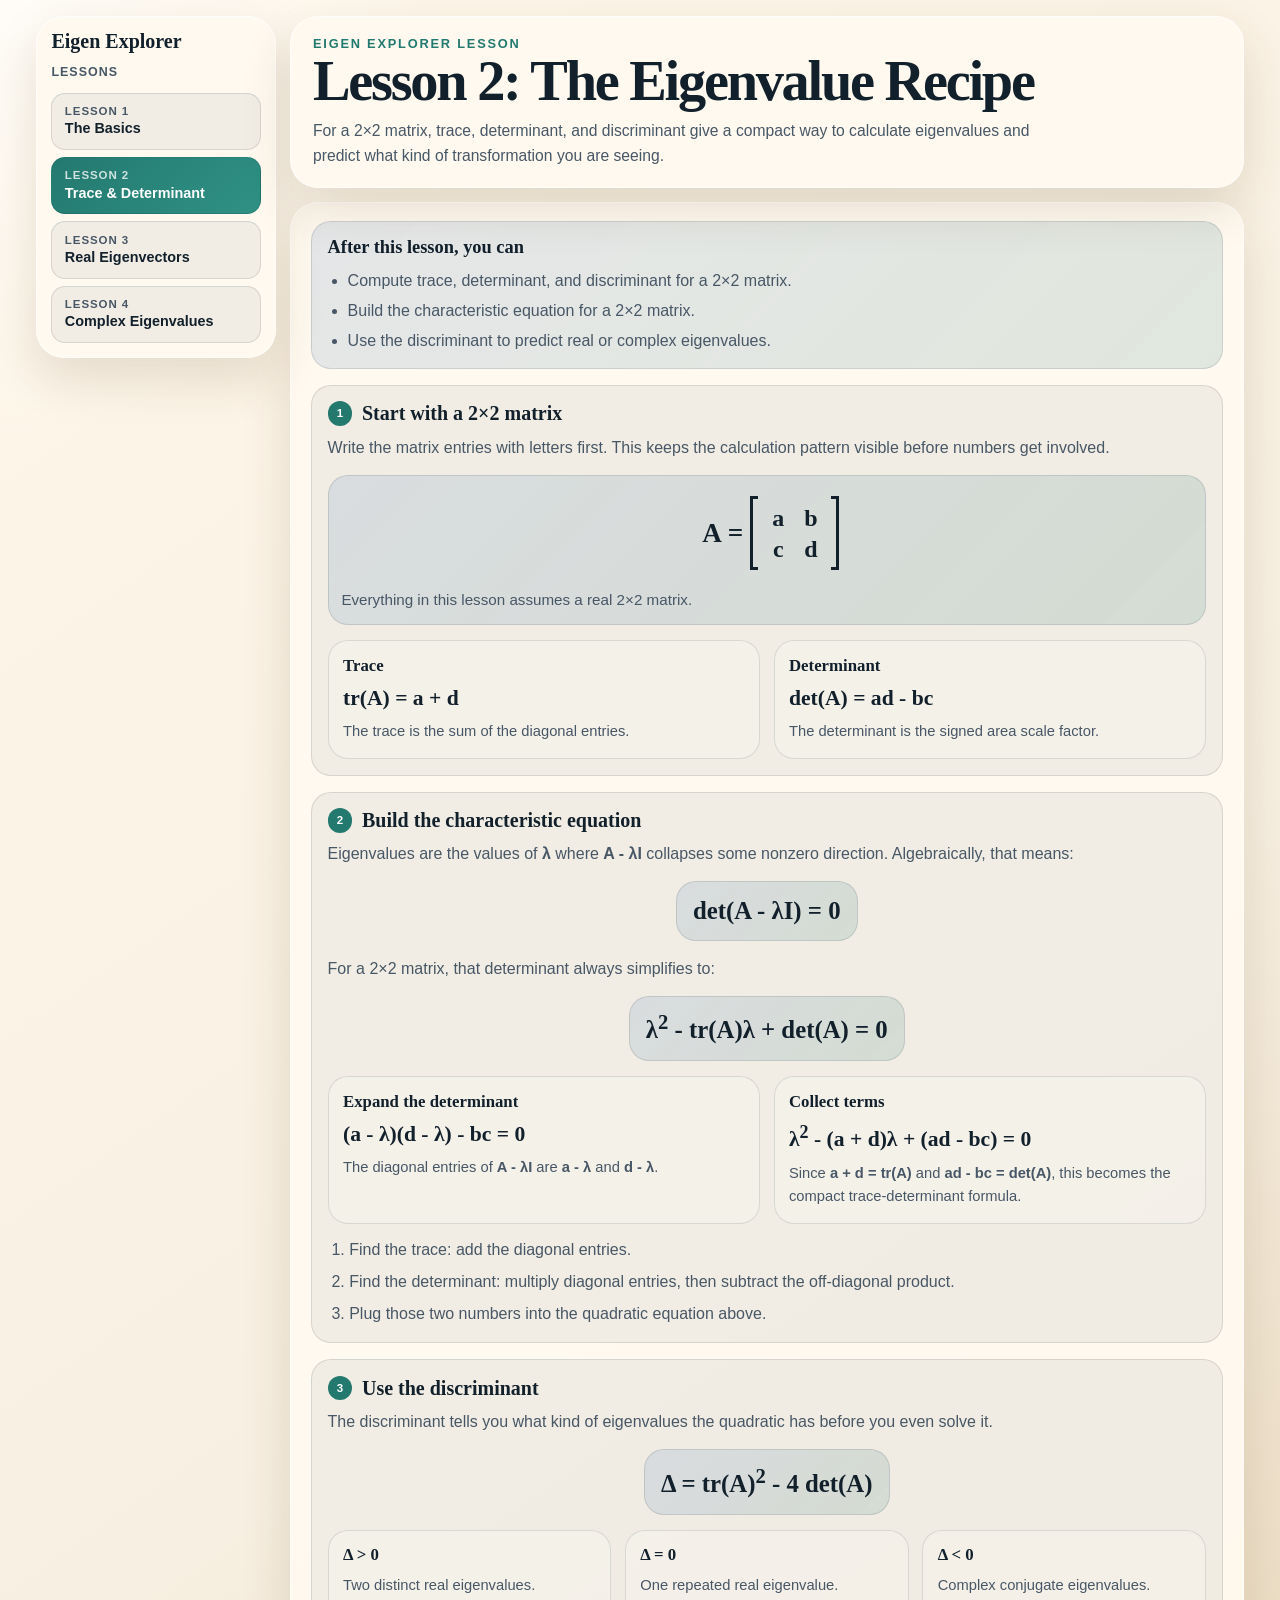
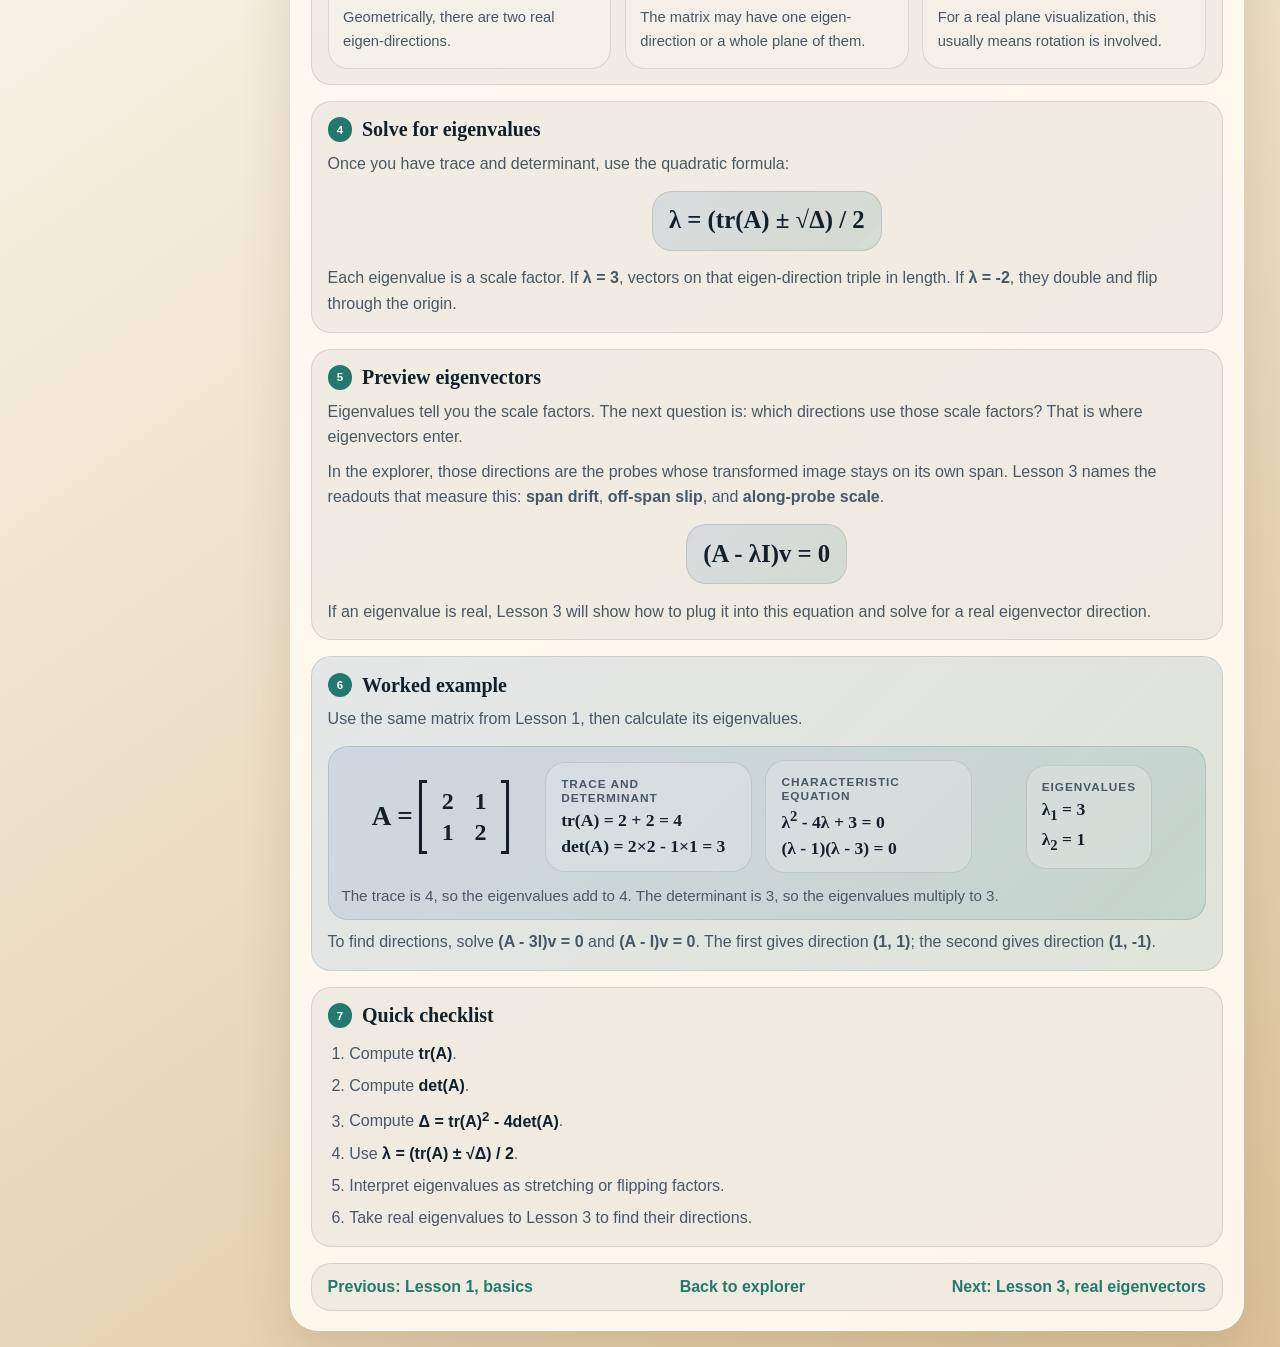
<file: lesson-2.html>
<!doctype html>
<html lang="en">
  <head>
    <meta charset="UTF-8" />
    <meta name="viewport" content="width=device-width, initial-scale=1.0" />
    <title>Lesson 2: Trace, Determinant, and Eigenvalues | Eigen Explorer</title>
    <link rel="icon" href="data:," />
    <link rel="stylesheet" href="styles.css" />
  </head>
  <body>
    <script>
      (function () {
        var s = localStorage.getItem("eigen-scheme");
        if (s) {
          document.body.dataset.scheme = s;
          document.documentElement.style.colorScheme =
            s === "dark" || s === "halloween" ? "dark" : "light";
        }
      })();
    </script>
    <div class="page-shell lesson-shell">
      <div class="site-layout">
        <aside class="lesson-panel" aria-label="Lessons">
          <a class="lesson-panel__home" href="index.html">Eigen Explorer</a>
          <p class="lesson-panel__title">Lessons</p>
          <nav class="lesson-panel__nav">
            <a class="lesson-panel__link" href="lesson-1.html">
              <span>Lesson 1</span>
              <strong>The Basics</strong>
            </a>
            <a class="lesson-panel__link" href="lesson-2.html" aria-current="page">
              <span>Lesson 2</span>
              <strong>Trace &amp; Determinant</strong>
            </a>
            <a class="lesson-panel__link" href="lesson-3.html">
              <span>Lesson 3</span>
              <strong>Real Eigenvectors</strong>
            </a>
            <a class="lesson-panel__link" href="lesson-4.html">
              <span>Lesson 4</span>
              <strong>Complex Eigenvalues</strong>
            </a>
          </nav>
        </aside>

        <div class="site-main">
      <header class="hero lesson-hero">
        <section class="hero-copy">
          <p class="eyebrow">Eigen Explorer lesson</p>
          <h1>Lesson 2: The Eigenvalue Recipe</h1>
          <p class="lede">
            For a 2&times;2 matrix, trace, determinant, and discriminant give a
            compact way to calculate eigenvalues and predict what kind of
            transformation you are seeing.
          </p>
        </section>

      </header>

      <main class="lesson-layout">
        <article class="lesson-card">
          <div class="lesson-outcomes">
            <h2>After this lesson, you can</h2>
            <ul>
              <li>Compute trace, determinant, and discriminant for a 2&times;2 matrix.</li>
              <li>Build the characteristic equation for a 2&times;2 matrix.</li>
              <li>Use the discriminant to predict real or complex eigenvalues.</li>
            </ul>
          </div>

          <section>
            <h2>Start with a 2&times;2 matrix</h2>
            <p>
              Write the matrix entries with letters first. This keeps the
              calculation pattern visible before numbers get involved.
            </p>
            <figure class="transform-figure">
              <div class="lesson-formula-row">
                <span class="example-matrix-label">A =</span>
                <table class="matrix matrix--two-by-two" aria-label="A generic 2 by 2 matrix">
                  <tr>
                    <td>a</td>
                    <td>b</td>
                  </tr>
                  <tr>
                    <td>c</td>
                    <td>d</td>
                  </tr>
                </table>
              </div>
              <figcaption>
                Everything in this lesson assumes a real 2&times;2 matrix.
              </figcaption>
            </figure>
            <div class="formula-grid">
              <article class="formula-card">
                <h3>Trace</h3>
                <p class="formula">tr(A) = a + d</p>
                <p>The trace is the sum of the diagonal entries.</p>
              </article>
              <article class="formula-card">
                <h3>Determinant</h3>
                <p class="formula">det(A) = ad - bc</p>
                <p>The determinant is the signed area scale factor.</p>
              </article>
            </div>
          </section>

          <section>
            <h2>Build the characteristic equation</h2>
            <p>
              Eigenvalues are the values of <strong>&lambda;</strong> where
              <strong>A - &lambda;I</strong> collapses some nonzero direction.
              Algebraically, that means:
            </p>
            <div class="lesson-equation-block">
              det(A - &lambda;I) = 0
            </div>
            <p>
              For a 2&times;2 matrix, that determinant always simplifies to:
            </p>
            <div class="lesson-equation-block">
              &lambda;<sup>2</sup> - tr(A)&lambda; + det(A) = 0
            </div>
            <div class="formula-grid">
              <article class="formula-card">
                <h3>Expand the determinant</h3>
                <p class="formula">(a - &lambda;)(d - &lambda;) - bc = 0</p>
                <p>
                  The diagonal entries of <strong>A - &lambda;I</strong> are
                  <strong>a - &lambda;</strong> and
                  <strong>d - &lambda;</strong>.
                </p>
              </article>
              <article class="formula-card">
                <h3>Collect terms</h3>
                <p class="formula">&lambda;<sup>2</sup> - (a + d)&lambda; + (ad - bc) = 0</p>
                <p>
                  Since <strong>a + d = tr(A)</strong> and
                  <strong>ad - bc = det(A)</strong>, this becomes the compact
                  trace-determinant formula.
                </p>
              </article>
            </div>
            <ol class="calculation-steps">
              <li>Find the trace: add the diagonal entries.</li>
              <li>Find the determinant: multiply diagonal entries, then subtract the off-diagonal product.</li>
              <li>Plug those two numbers into the quadratic equation above.</li>
            </ol>
          </section>

          <section>
            <h2>Use the discriminant</h2>
            <p>
              The discriminant tells you what kind of eigenvalues the quadratic
              has before you even solve it.
            </p>
            <div class="lesson-equation-block">
              &Delta; = tr(A)<sup>2</sup> - 4 det(A)
            </div>
            <div class="formula-grid formula-grid--three">
              <article class="formula-card">
                <h3>&Delta; &gt; 0</h3>
                <p>Two distinct real eigenvalues.</p>
                <p>Geometrically, there are two real eigen-directions.</p>
              </article>
              <article class="formula-card">
                <h3>&Delta; = 0</h3>
                <p>One repeated real eigenvalue.</p>
                <p>The matrix may have one eigen-direction or a whole plane of them.</p>
              </article>
              <article class="formula-card">
                <h3>&Delta; &lt; 0</h3>
                <p>Complex conjugate eigenvalues.</p>
                <p>For a real plane visualization, this usually means rotation is involved.</p>
              </article>
            </div>
          </section>

          <section>
            <h2>Solve for eigenvalues</h2>
            <p>
              Once you have trace and determinant, use the quadratic formula:
            </p>
            <div class="lesson-equation-block">
              &lambda; = (tr(A) &plusmn; &radic;&Delta;) / 2
            </div>
            <p>
              Each eigenvalue is a scale factor. If <strong>&lambda; = 3</strong>,
              vectors on that eigen-direction triple in length. If
              <strong>&lambda; = -2</strong>, they double and flip through the
              origin.
            </p>
          </section>

          <section>
            <h2>Preview eigenvectors</h2>
            <p>
              Eigenvalues tell you the scale factors. The next question is:
              which directions use those scale factors? That is where
              eigenvectors enter.
            </p>
            <p>
              In the explorer, those directions are the probes whose transformed
              image stays on its own span. Lesson 3 names the readouts that
              measure this: <strong>span drift</strong>,
              <strong>off-span slip</strong>, and
              <strong>along-probe scale</strong>.
            </p>
            <div class="lesson-equation-block">
              (A - &lambda;I)v = 0
            </div>
            <p>
              If an eigenvalue is real, Lesson 3 will show how to plug it into
              this equation and solve for a real eigenvector direction.
            </p>
          </section>

          <section class="lesson-summary">
            <h2>Worked example</h2>
            <p>
              Use the same matrix from Lesson 1, then calculate its eigenvalues.
            </p>
            <figure class="transform-figure">
              <div class="lesson-worked-example">
                <div class="lesson-formula-row">
                  <span class="example-matrix-label">A =</span>
                  <table class="matrix matrix--two-by-two" aria-label="Example matrix A">
                    <tr>
                      <td>2</td>
                      <td>1</td>
                    </tr>
                    <tr>
                      <td>1</td>
                      <td>2</td>
                    </tr>
                  </table>
                </div>
                <div class="example-work">
                  <span>trace and determinant</span>
                  <strong>tr(A) = 2 + 2 = 4</strong>
                  <strong>det(A) = 2&times;2 - 1&times;1 = 3</strong>
                </div>
                <div class="example-work">
                  <span>characteristic equation</span>
                  <strong>&lambda;<sup>2</sup> - 4&lambda; + 3 = 0</strong>
                  <strong>(&lambda; - 1)(&lambda; - 3) = 0</strong>
                </div>
                <div class="example-work">
                  <span>eigenvalues</span>
                  <strong>&lambda;<sub>1</sub> = 3</strong>
                  <strong>&lambda;<sub>2</sub> = 1</strong>
                </div>
              </div>
              <figcaption>
                The trace is 4, so the eigenvalues add to 4. The determinant is
                3, so the eigenvalues multiply to 3.
              </figcaption>
            </figure>
            <p>
              To find directions, solve <strong>(A - 3I)v = 0</strong> and
              <strong>(A - I)v = 0</strong>. The first gives direction
              <strong>(1, 1)</strong>; the second gives direction
              <strong>(1, -1)</strong>.
            </p>
          </section>

          <section>
            <h2>Quick checklist</h2>
            <ol class="calculation-steps">
              <li>Compute <strong>tr(A)</strong>.</li>
              <li>Compute <strong>det(A)</strong>.</li>
              <li>Compute <strong>&Delta; = tr(A)<sup>2</sup> - 4det(A)</strong>.</li>
              <li>Use <strong>&lambda; = (tr(A) &plusmn; &radic;&Delta;) / 2</strong>.</li>
              <li>Interpret eigenvalues as stretching or flipping factors.</li>
              <li>Take real eigenvalues to Lesson 3 to find their directions.</li>
            </ol>
          </section>

          <nav class="lesson-pager" aria-label="Lesson sequence">
            <a class="text-link" href="lesson-1.html">Previous: Lesson 1, basics</a>
            <a class="text-link" href="index.html">Back to explorer</a>
            <a class="text-link" href="lesson-3.html">Next: Lesson 3, real eigenvectors</a>
          </nav>
        </article>
      </main>
        </div>
      </div>
    </div>
  </body>
</html>
</file>
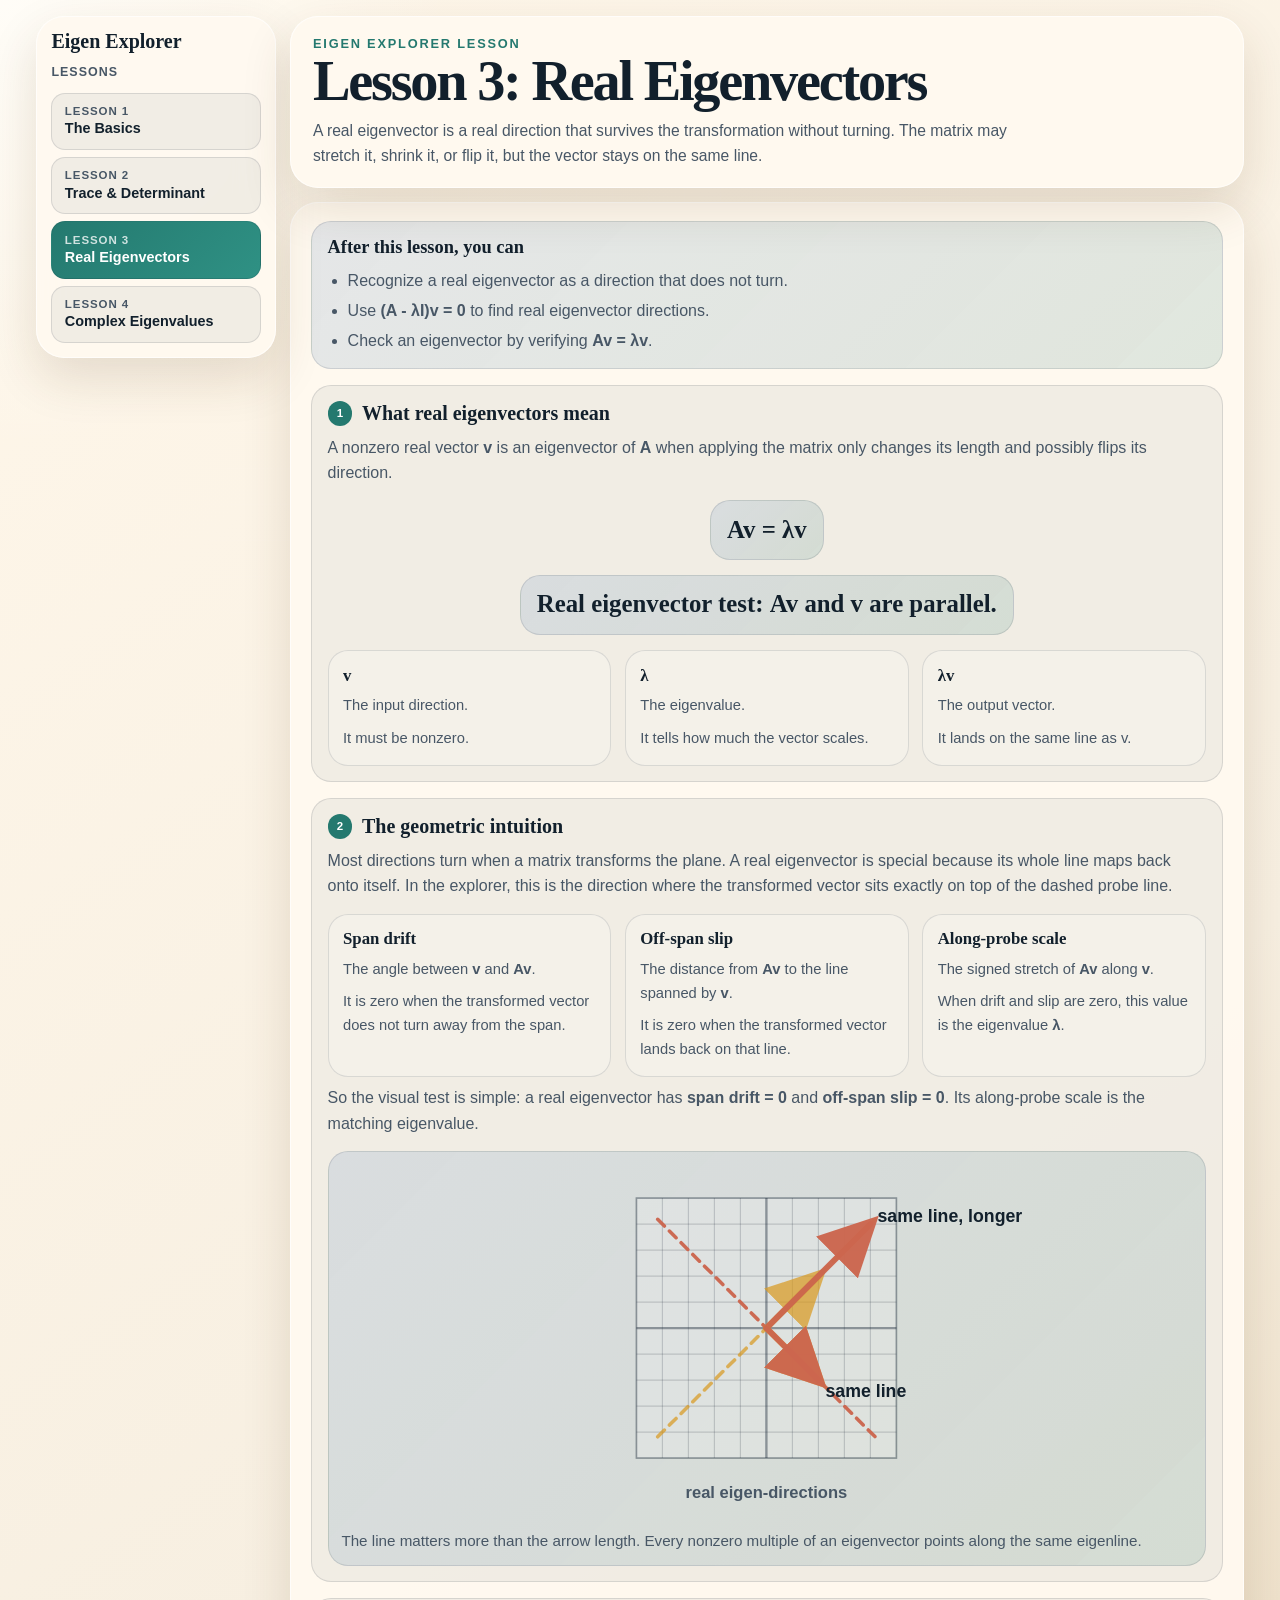
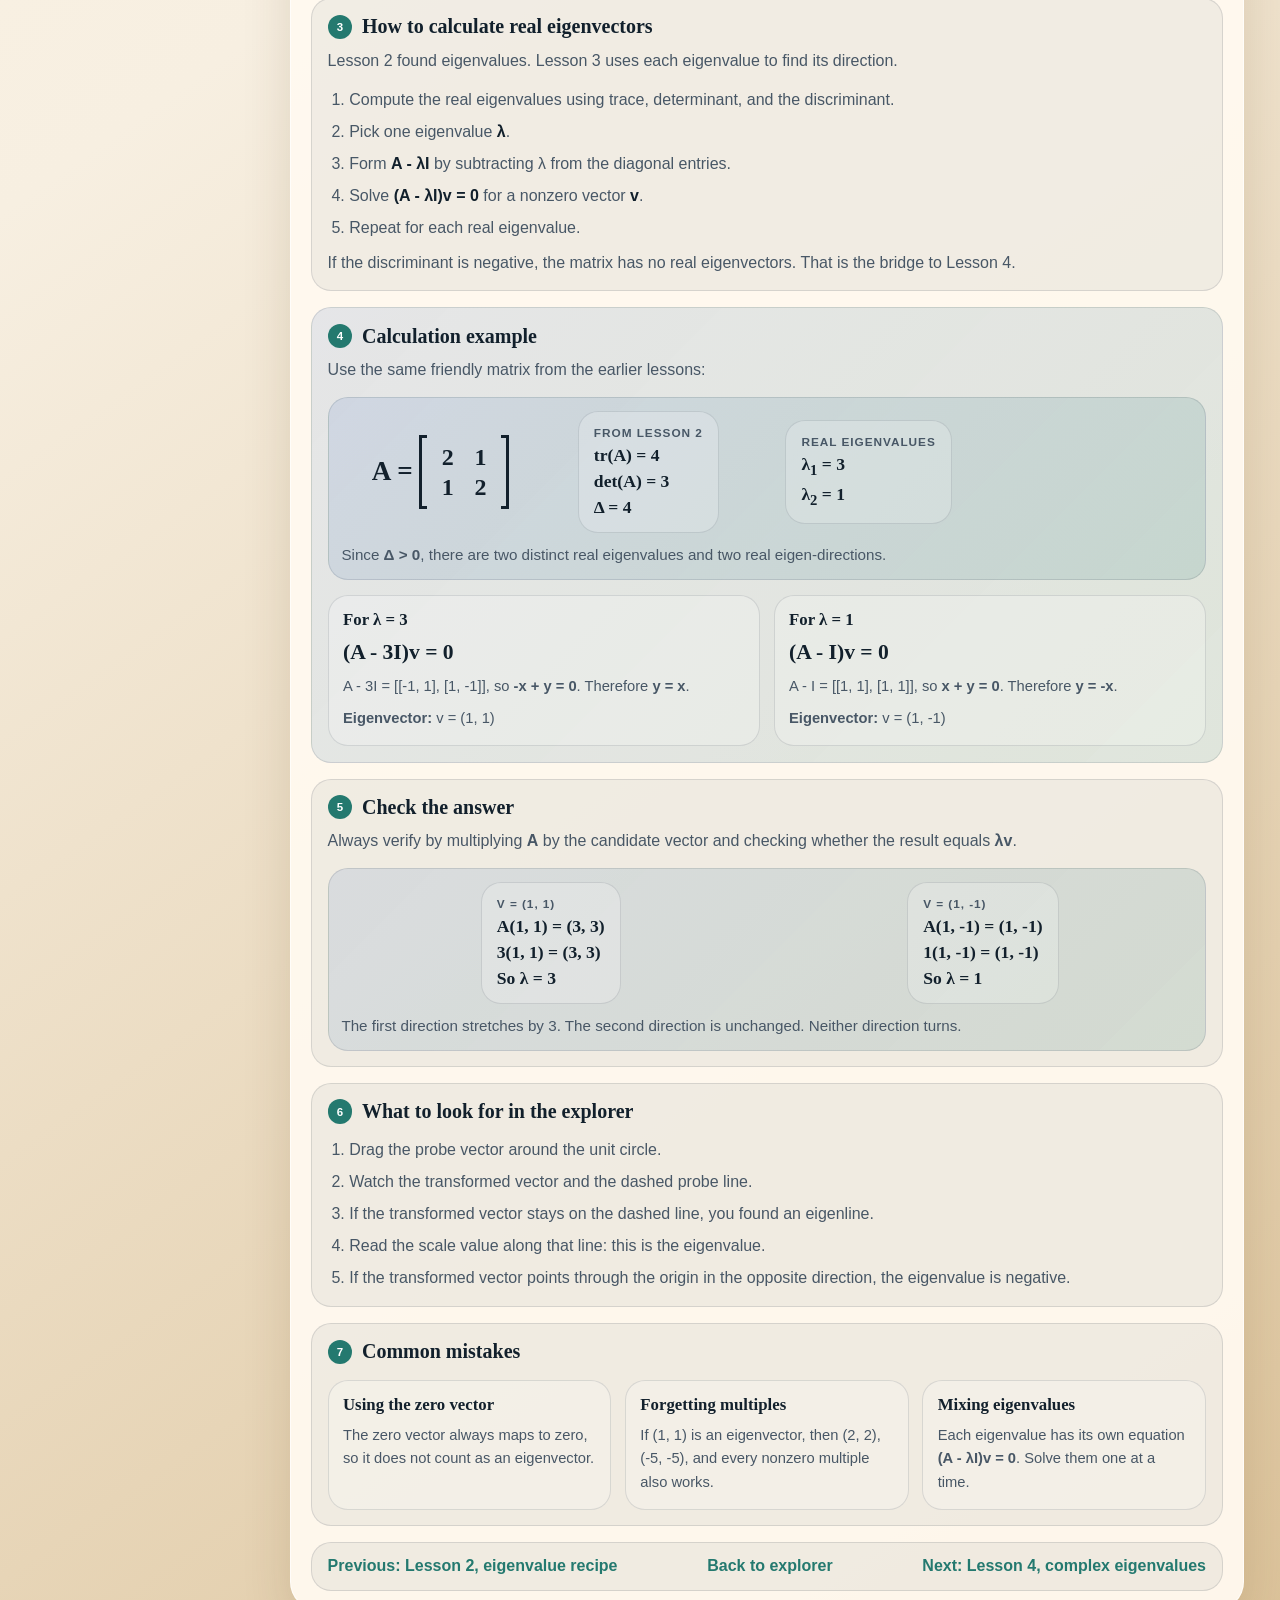
<file: lesson-3.html>
<!doctype html>
<html lang="en">
  <head>
    <meta charset="UTF-8" />
    <meta name="viewport" content="width=device-width, initial-scale=1.0" />
    <title>Lesson 3: Real Eigenvectors | Eigen Explorer</title>
    <link rel="icon" href="data:," />
    <link rel="stylesheet" href="styles.css" />
  </head>
  <body>
    <script>
      (function () {
        var s = localStorage.getItem("eigen-scheme");
        if (s) {
          document.body.dataset.scheme = s;
          document.documentElement.style.colorScheme =
            s === "dark" || s === "halloween" ? "dark" : "light";
        }
      })();
    </script>
    <div class="page-shell lesson-shell">
      <div class="site-layout">
        <aside class="lesson-panel" aria-label="Lessons">
          <a class="lesson-panel__home" href="index.html">Eigen Explorer</a>
          <p class="lesson-panel__title">Lessons</p>
          <nav class="lesson-panel__nav">
            <a class="lesson-panel__link" href="lesson-1.html">
              <span>Lesson 1</span>
              <strong>The Basics</strong>
            </a>
            <a class="lesson-panel__link" href="lesson-2.html">
              <span>Lesson 2</span>
              <strong>Trace &amp; Determinant</strong>
            </a>
            <a class="lesson-panel__link" href="lesson-3.html" aria-current="page">
              <span>Lesson 3</span>
              <strong>Real Eigenvectors</strong>
            </a>
            <a class="lesson-panel__link" href="lesson-4.html">
              <span>Lesson 4</span>
              <strong>Complex Eigenvalues</strong>
            </a>
          </nav>
        </aside>

        <div class="site-main">
      <header class="hero lesson-hero">
        <section class="hero-copy">
          <p class="eyebrow">Eigen Explorer lesson</p>
          <h1>Lesson 3: Real Eigenvectors</h1>
          <p class="lede">
            A real eigenvector is a real direction that survives the
            transformation without turning. The matrix may stretch it, shrink
            it, or flip it, but the vector stays on the same line.
          </p>
        </section>

      </header>

      <main class="lesson-layout">
        <article class="lesson-card">
          <div class="lesson-outcomes">
            <h2>After this lesson, you can</h2>
            <ul>
              <li>Recognize a real eigenvector as a direction that does not turn.</li>
              <li>Use <strong>(A - &lambda;I)v = 0</strong> to find real eigenvector directions.</li>
              <li>Check an eigenvector by verifying <strong>Av = &lambda;v</strong>.</li>
            </ul>
          </div>

          <section>
            <h2>What real eigenvectors mean</h2>
            <p>
              A nonzero real vector <strong>v</strong> is an eigenvector of
              <strong>A</strong> when applying the matrix only changes its
              length and possibly flips its direction.
            </p>
            <div class="lesson-equation-block">
              Av = &lambda;v
            </div>
            <div class="lesson-equation-block">
              Real eigenvector test: <strong>Av</strong> and <strong>v</strong> are parallel.
            </div>
            <div class="formula-grid formula-grid--three">
              <article class="formula-card">
                <h3>v</h3>
                <p>The input direction.</p>
                <p>It must be nonzero.</p>
              </article>
              <article class="formula-card">
                <h3>&lambda;</h3>
                <p>The eigenvalue.</p>
                <p>It tells how much the vector scales.</p>
              </article>
              <article class="formula-card">
                <h3>&lambda;v</h3>
                <p>The output vector.</p>
                <p>It lands on the same line as v.</p>
              </article>
            </div>
          </section>

          <section>
            <h2>The geometric intuition</h2>
            <p>
              Most directions turn when a matrix transforms the plane. A real
              eigenvector is special because its whole line maps back onto
              itself. In the explorer, this is the direction where the
              transformed vector sits exactly on top of the dashed probe line.
            </p>
            <div class="formula-grid formula-grid--three">
              <article class="formula-card">
                <h3>Span drift</h3>
                <p>The angle between <strong>v</strong> and <strong>Av</strong>.</p>
                <p>It is zero when the transformed vector does not turn away from the span.</p>
              </article>
              <article class="formula-card">
                <h3>Off-span slip</h3>
                <p>The distance from <strong>Av</strong> to the line spanned by <strong>v</strong>.</p>
                <p>It is zero when the transformed vector lands back on that line.</p>
              </article>
              <article class="formula-card">
                <h3>Along-probe scale</h3>
                <p>The signed stretch of <strong>Av</strong> along <strong>v</strong>.</p>
                <p>When drift and slip are zero, this value is the eigenvalue <strong>&lambda;</strong>.</p>
              </article>
            </div>
            <p>
              So the visual test is simple: a real eigenvector has
              <strong>span drift = 0</strong> and
              <strong>off-span slip = 0</strong>. Its along-probe scale is the
              matching eigenvalue.
            </p>
            <figure class="transform-figure">
              <svg
                class="transform-diagram real-eigen-diagram"
                viewBox="0 0 720 300"
                role="img"
                aria-labelledby="realEigenDiagramTitle realEigenDiagramDesc"
              >
                <title id="realEigenDiagramTitle">Two real eigenlines stay fixed as directions</title>
                <desc id="realEigenDiagramDesc">
                  A centered grid shows two eigenlines. Vectors on those lines
                  are stretched but remain on the same line.
                </desc>
                <defs>
                  <marker
                    id="realArrowGold"
                    markerWidth="10"
                    markerHeight="10"
                    refX="8"
                    refY="5"
                    orient="auto"
                  >
                    <path d="M 0 0 L 10 5 L 0 10 z" />
                  </marker>
                  <marker
                    id="realArrowCoral"
                    markerWidth="10"
                    markerHeight="10"
                    refX="8"
                    refY="5"
                    orient="auto"
                  >
                    <path d="M 0 0 L 10 5 L 0 10 z" />
                  </marker>
                </defs>
                <g class="real-eigen-plane" transform="translate(250 28)">
                  <rect width="220" height="220" />
                  <g class="plane-grid-lines">
                    <line x1="22" y1="0" x2="22" y2="220" />
                    <line x1="44" y1="0" x2="44" y2="220" />
                    <line x1="66" y1="0" x2="66" y2="220" />
                    <line x1="88" y1="0" x2="88" y2="220" />
                    <line x1="132" y1="0" x2="132" y2="220" />
                    <line x1="154" y1="0" x2="154" y2="220" />
                    <line x1="176" y1="0" x2="176" y2="220" />
                    <line x1="198" y1="0" x2="198" y2="220" />
                    <line x1="0" y1="22" x2="220" y2="22" />
                    <line x1="0" y1="44" x2="220" y2="44" />
                    <line x1="0" y1="66" x2="220" y2="66" />
                    <line x1="0" y1="88" x2="220" y2="88" />
                    <line x1="0" y1="132" x2="220" y2="132" />
                    <line x1="0" y1="154" x2="220" y2="154" />
                    <line x1="0" y1="176" x2="220" y2="176" />
                    <line x1="0" y1="198" x2="220" y2="198" />
                  </g>
                  <line class="diagram-axis" x1="0" y1="110" x2="220" y2="110" />
                  <line class="diagram-axis" x1="110" y1="220" x2="110" y2="0" />
                  <line class="real-eigenline real-eigenline--stretch" x1="18" y1="202" x2="202" y2="18" />
                  <line class="real-eigenline real-eigenline--steady" x1="18" y1="18" x2="202" y2="202" />
                  <line class="real-eigen-vector real-eigen-vector--input" x1="110" y1="110" x2="154" y2="66" />
                  <line class="real-eigen-vector real-eigen-vector--output" x1="110" y1="110" x2="198" y2="22" />
                  <line class="real-eigen-vector real-eigen-vector--input" x1="110" y1="110" x2="154" y2="154" />
                  <line class="real-eigen-vector real-eigen-vector--steady" x1="110" y1="110" x2="154" y2="154" />
                  <text x="204" y="20">same line, longer</text>
                  <text x="160" y="168">same line</text>
                  <text class="diagram-caption" x="110" y="254">real eigen-directions</text>
                </g>
              </svg>
              <figcaption>
                The line matters more than the arrow length. Every nonzero
                multiple of an eigenvector points along the same eigenline.
              </figcaption>
            </figure>
          </section>

          <section>
            <h2>How to calculate real eigenvectors</h2>
            <p>
              Lesson 2 found eigenvalues. Lesson 3 uses each eigenvalue to find
              its direction.
            </p>
            <ol class="calculation-steps">
              <li>Compute the real eigenvalues using trace, determinant, and the discriminant.</li>
              <li>Pick one eigenvalue <strong>&lambda;</strong>.</li>
              <li>Form <strong>A - &lambda;I</strong> by subtracting &lambda; from the diagonal entries.</li>
              <li>Solve <strong>(A - &lambda;I)v = 0</strong> for a nonzero vector <strong>v</strong>.</li>
              <li>Repeat for each real eigenvalue.</li>
            </ol>
            <p>
              If the discriminant is negative, the matrix has no real
              eigenvectors. That is the bridge to Lesson 4.
            </p>
          </section>

          <section class="lesson-summary">
            <h2>Calculation example</h2>
            <p>
              Use the same friendly matrix from the earlier lessons:
            </p>
            <figure class="transform-figure">
              <div class="lesson-worked-example">
                <div class="lesson-formula-row">
                  <span class="example-matrix-label">A =</span>
                  <table class="matrix matrix--two-by-two" aria-label="Example matrix A">
                    <tr>
                      <td>2</td>
                      <td>1</td>
                    </tr>
                    <tr>
                      <td>1</td>
                      <td>2</td>
                    </tr>
                  </table>
                </div>
                <div class="example-work">
                  <span>from Lesson 2</span>
                  <strong>tr(A) = 4</strong>
                  <strong>det(A) = 3</strong>
                  <strong>&Delta; = 4</strong>
                </div>
                <div class="example-work">
                  <span>real eigenvalues</span>
                  <strong>&lambda;<sub>1</sub> = 3</strong>
                  <strong>&lambda;<sub>2</sub> = 1</strong>
                </div>
              </div>
              <figcaption>
                Since <strong>&Delta; &gt; 0</strong>, there are two distinct
                real eigenvalues and two real eigen-directions.
              </figcaption>
            </figure>

            <div class="formula-grid">
              <article class="formula-card">
                <h3>For &lambda; = 3</h3>
                <p class="formula">(A - 3I)v = 0</p>
                <p>
                  A - 3I = [[-1, 1], [1, -1]], so
                  <strong>-x + y = 0</strong>. Therefore
                  <strong>y = x</strong>.
                </p>
                <p><strong>Eigenvector:</strong> v = (1, 1)</p>
              </article>
              <article class="formula-card">
                <h3>For &lambda; = 1</h3>
                <p class="formula">(A - I)v = 0</p>
                <p>
                  A - I = [[1, 1], [1, 1]], so
                  <strong>x + y = 0</strong>. Therefore
                  <strong>y = -x</strong>.
                </p>
                <p><strong>Eigenvector:</strong> v = (1, -1)</p>
              </article>
            </div>
          </section>

          <section>
            <h2>Check the answer</h2>
            <p>
              Always verify by multiplying <strong>A</strong> by the candidate
              vector and checking whether the result equals
              <strong>&lambda;v</strong>.
            </p>
            <figure class="transform-figure">
              <div class="lesson-worked-example real-check-grid">
                <div class="example-work">
                  <span>v = (1, 1)</span>
                  <strong>A(1, 1) = (3, 3)</strong>
                  <strong>3(1, 1) = (3, 3)</strong>
                  <strong>So &lambda; = 3</strong>
                </div>
                <div class="example-work">
                  <span>v = (1, -1)</span>
                  <strong>A(1, -1) = (1, -1)</strong>
                  <strong>1(1, -1) = (1, -1)</strong>
                  <strong>So &lambda; = 1</strong>
                </div>
              </div>
              <figcaption>
                The first direction stretches by 3. The second direction is
                unchanged. Neither direction turns.
              </figcaption>
            </figure>
          </section>

          <section>
            <h2>What to look for in the explorer</h2>
            <ol class="calculation-steps">
              <li>Drag the probe vector around the unit circle.</li>
              <li>Watch the transformed vector and the dashed probe line.</li>
              <li>If the transformed vector stays on the dashed line, you found an eigenline.</li>
              <li>Read the scale value along that line: this is the eigenvalue.</li>
              <li>If the transformed vector points through the origin in the opposite direction, the eigenvalue is negative.</li>
            </ol>
          </section>

          <section>
            <h2>Common mistakes</h2>
            <div class="formula-grid formula-grid--three">
              <article class="formula-card">
                <h3>Using the zero vector</h3>
                <p>The zero vector always maps to zero, so it does not count as an eigenvector.</p>
              </article>
              <article class="formula-card">
                <h3>Forgetting multiples</h3>
                <p>If (1, 1) is an eigenvector, then (2, 2), (-5, -5), and every nonzero multiple also works.</p>
              </article>
              <article class="formula-card">
                <h3>Mixing eigenvalues</h3>
                <p>Each eigenvalue has its own equation <strong>(A - &lambda;I)v = 0</strong>. Solve them one at a time.</p>
              </article>
            </div>
          </section>

          <nav class="lesson-pager" aria-label="Lesson sequence">
            <a class="text-link" href="lesson-2.html">Previous: Lesson 2, eigenvalue recipe</a>
            <a class="text-link" href="index.html">Back to explorer</a>
            <a class="text-link" href="lesson-4.html">Next: Lesson 4, complex eigenvalues</a>
          </nav>
        </article>
      </main>
        </div>
      </div>
    </div>
  </body>
</html>
</file>
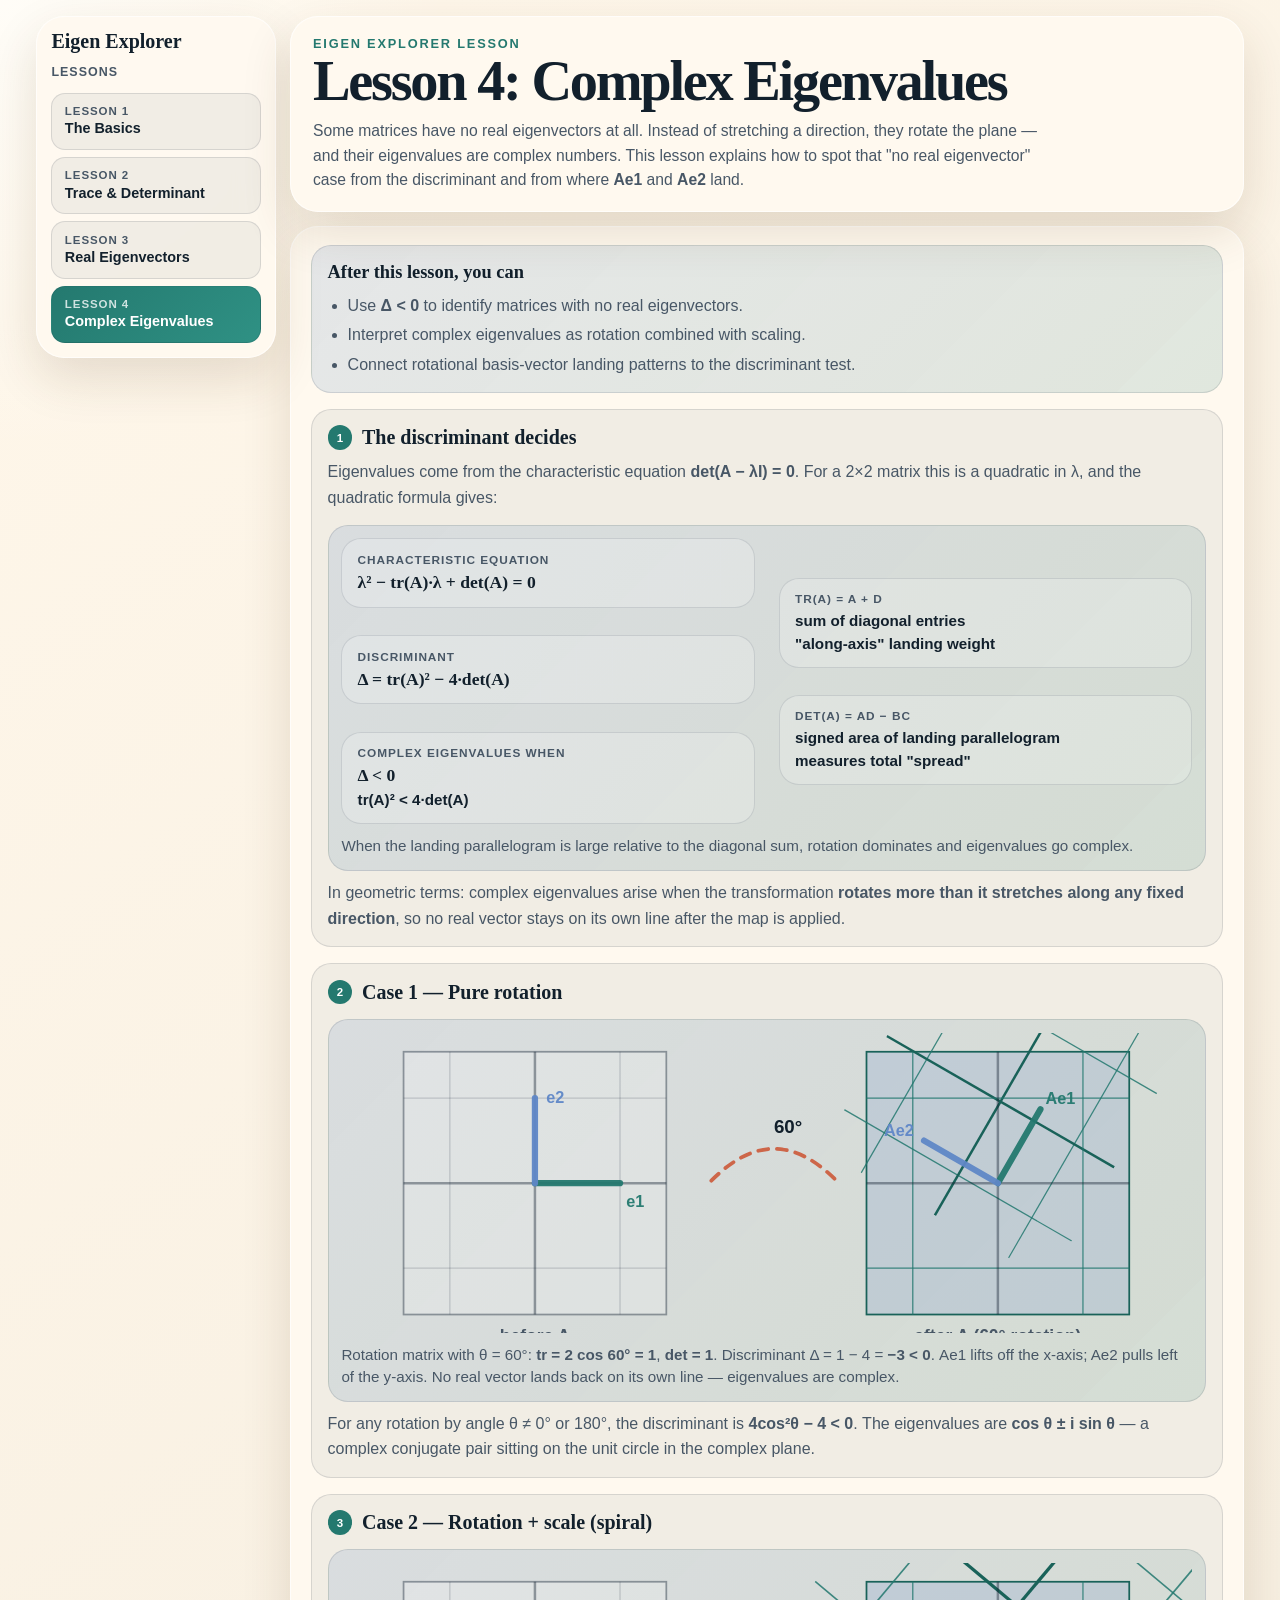
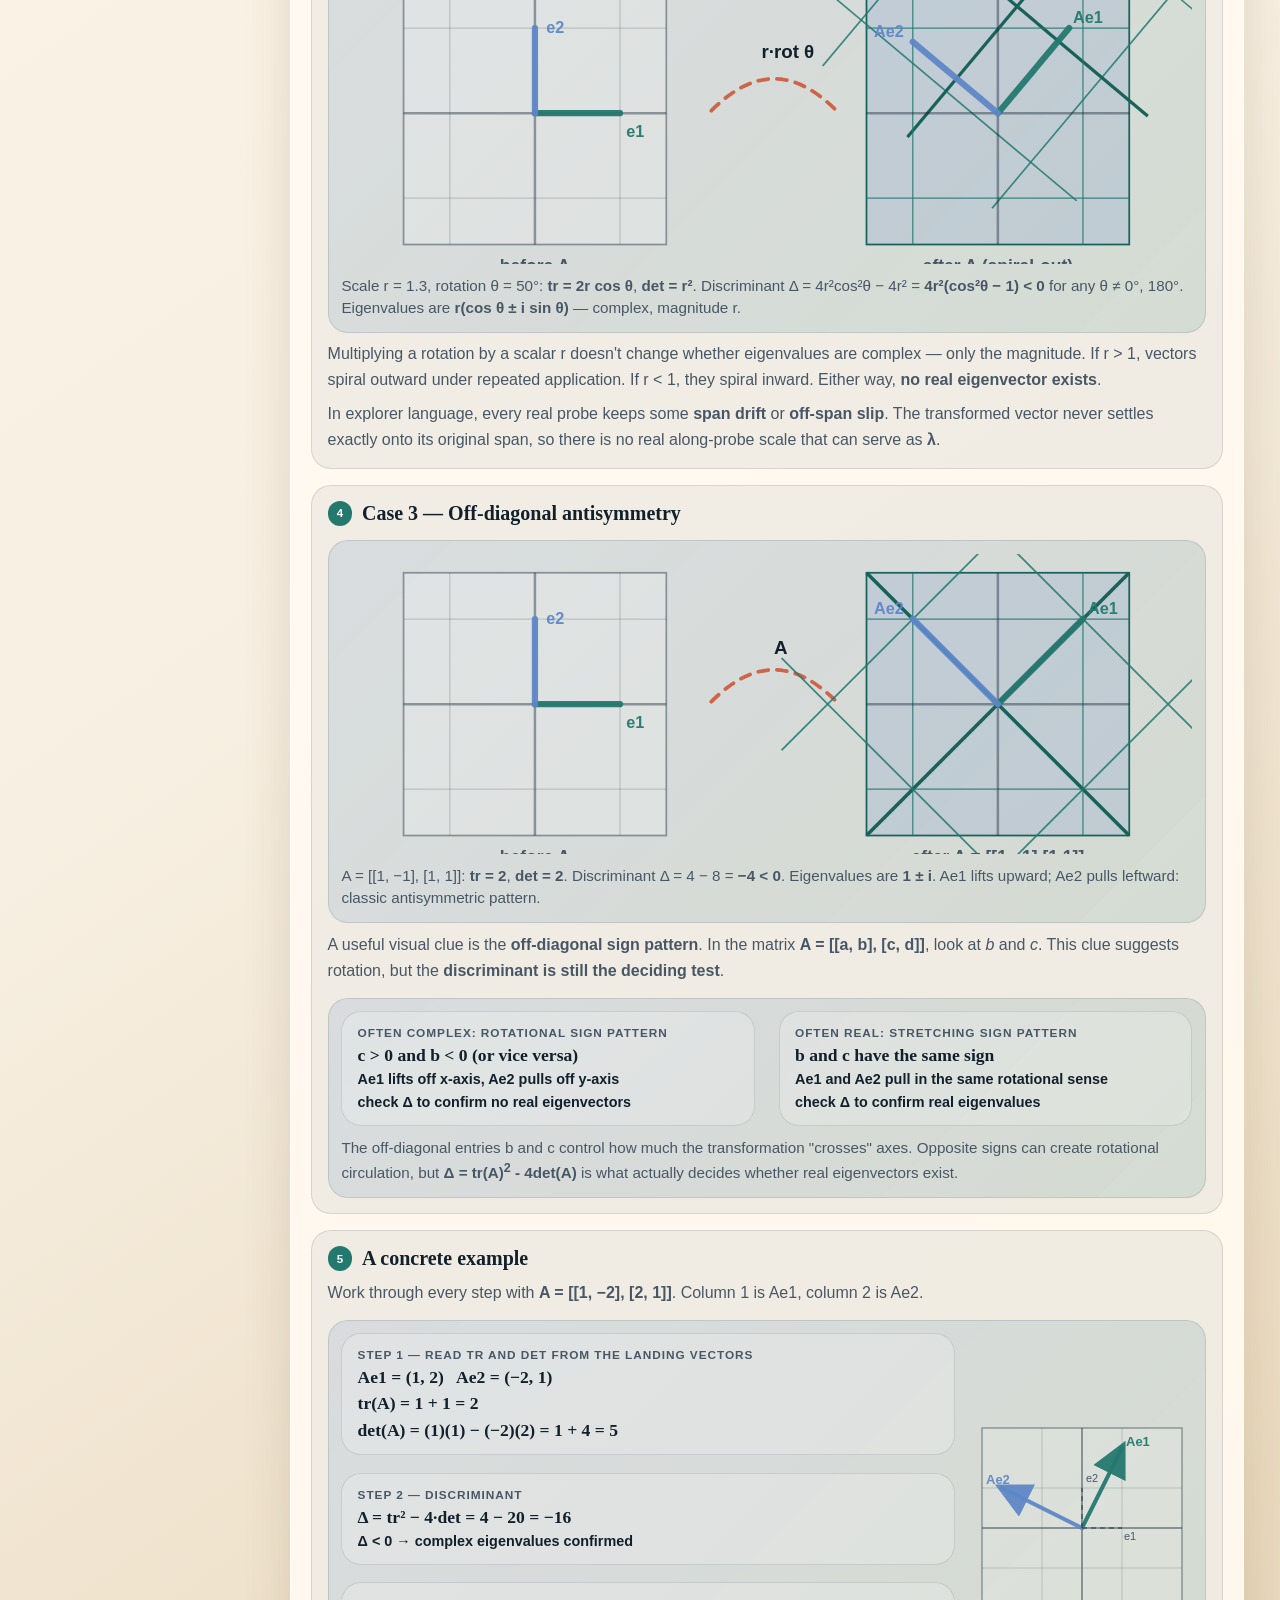
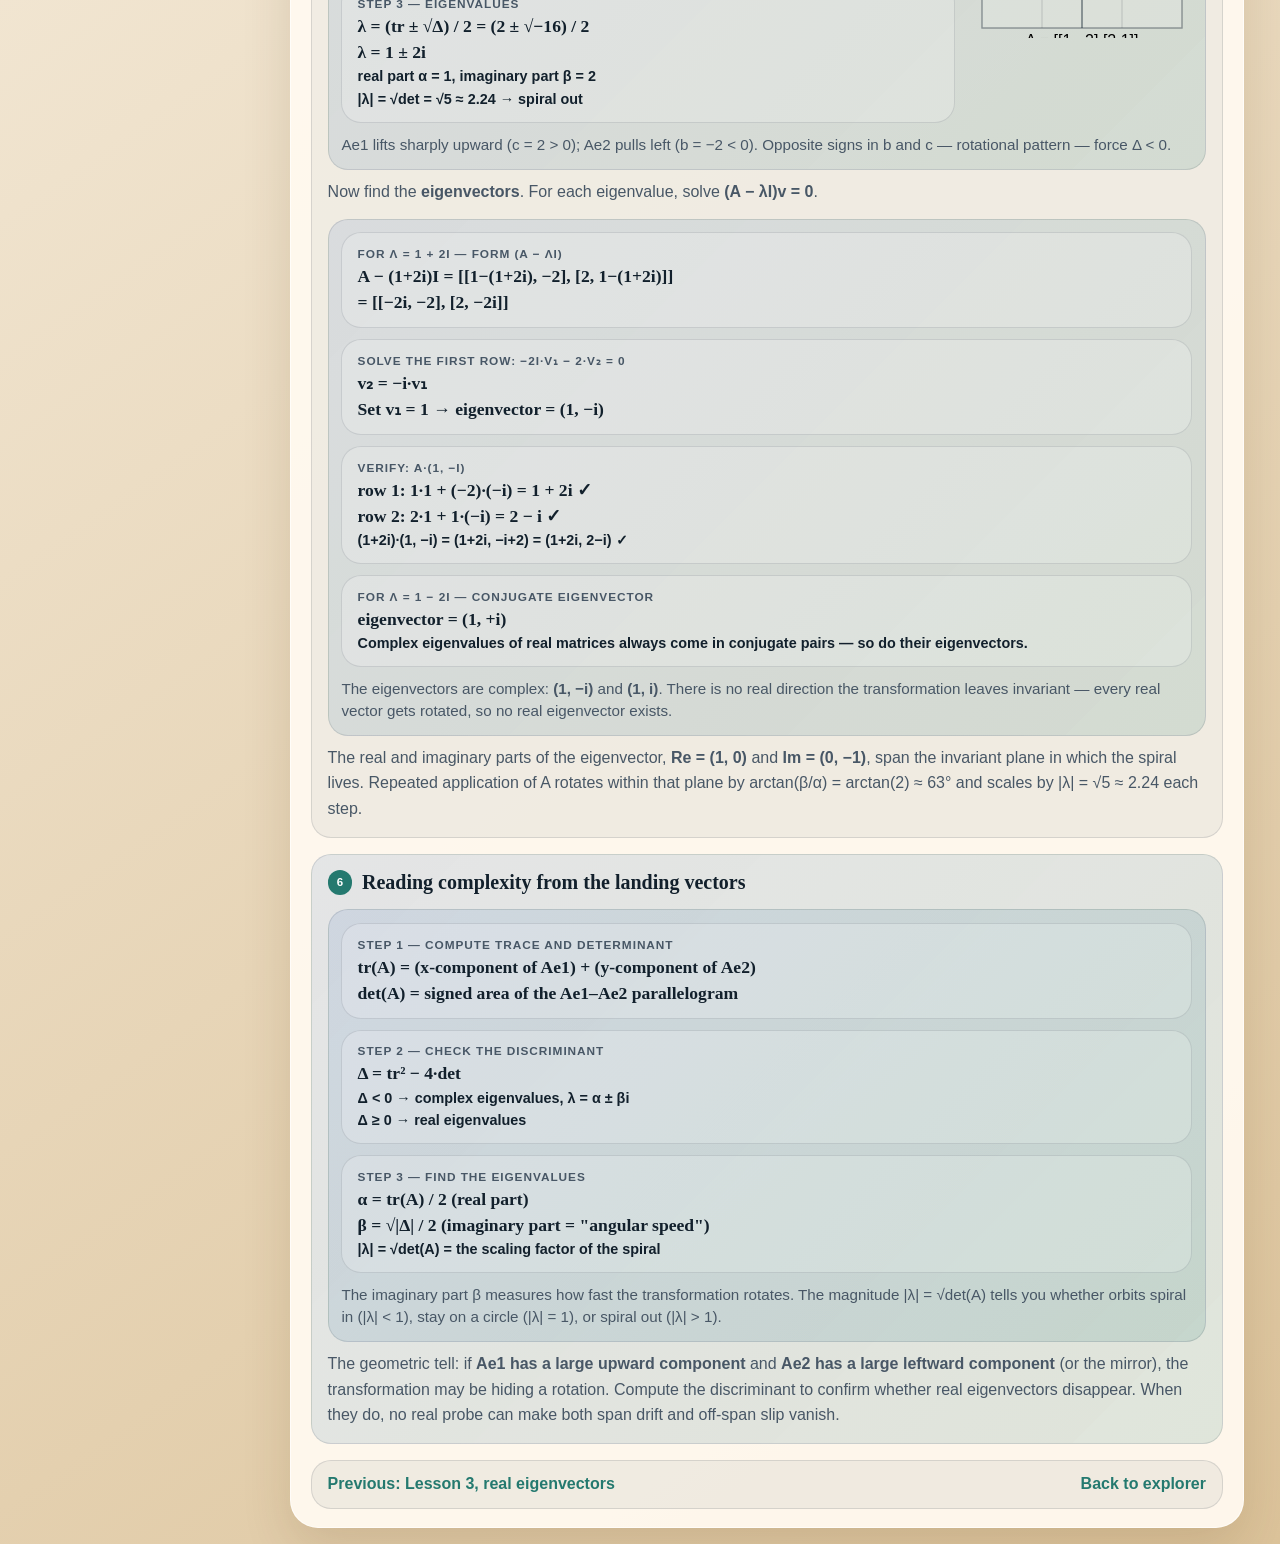
<file: lesson-4.html>
<!doctype html>
<html lang="en">
  <head>
    <meta charset="UTF-8" />
    <meta name="viewport" content="width=device-width, initial-scale=1.0" />
    <title>Lesson 4: Complex Eigenvalues and No Real Eigenvectors | Eigen Explorer</title>
    <link rel="icon" href="data:," />
    <link rel="stylesheet" href="styles.css" />
  </head>
  <body>
    <script>
      (function () {
        var s = localStorage.getItem("eigen-scheme");
        if (s) {
          document.body.dataset.scheme = s;
          document.documentElement.style.colorScheme =
            s === "dark" || s === "halloween" ? "dark" : "light";
        }
      })();
    </script>
    <div class="page-shell lesson-shell">
      <div class="site-layout">
        <aside class="lesson-panel" aria-label="Lessons">
          <a class="lesson-panel__home" href="index.html">Eigen Explorer</a>
          <p class="lesson-panel__title">Lessons</p>
          <nav class="lesson-panel__nav">
            <a class="lesson-panel__link" href="lesson-1.html">
              <span>Lesson 1</span>
              <strong>The Basics</strong>
            </a>
            <a class="lesson-panel__link" href="lesson-2.html">
              <span>Lesson 2</span>
              <strong>Trace &amp; Determinant</strong>
            </a>
            <a class="lesson-panel__link" href="lesson-3.html">
              <span>Lesson 3</span>
              <strong>Real Eigenvectors</strong>
            </a>
            <a class="lesson-panel__link" href="lesson-4.html" aria-current="page">
              <span>Lesson 4</span>
              <strong>Complex Eigenvalues</strong>
            </a>
          </nav>
        </aside>

        <div class="site-main">
      <header class="hero lesson-hero">
        <section class="hero-copy">
          <p class="eyebrow">Eigen Explorer lesson</p>
          <h1>Lesson 4: Complex Eigenvalues</h1>
          <p class="lede">
            Some matrices have no real eigenvectors at all. Instead of
            stretching a direction, they rotate the plane — and their
            eigenvalues are complex numbers. This lesson explains how to spot
            that "no real eigenvector" case from the discriminant and from
            where <strong>Ae1</strong> and
            <strong>Ae2</strong> land.
          </p>
        </section>

      </header>

      <main class="lesson-layout">
        <article class="lesson-card">
          <div class="lesson-outcomes">
            <h2>After this lesson, you can</h2>
            <ul>
              <li>Use <strong>&Delta; &lt; 0</strong> to identify matrices with no real eigenvectors.</li>
              <li>Interpret complex eigenvalues as rotation combined with scaling.</li>
              <li>Connect rotational basis-vector landing patterns to the discriminant test.</li>
            </ul>
          </div>

          <!-- Section 1: The discriminant condition -->
          <section>
            <h2>The discriminant decides</h2>
            <p>
              Eigenvalues come from the characteristic equation
              <strong>det(A − λI) = 0</strong>. For a 2×2 matrix this is a
              quadratic in λ, and the quadratic formula gives:
            </p>
            <figure class="transform-figure">
              <div class="example-layout" style="grid-template-columns: 1fr 1fr; gap: 1.5rem;">
                <div class="example-math-col">
                  <div class="example-work" style="justify-self: stretch;">
                    <span>Characteristic equation</span>
                    <strong>λ² − tr(A)·λ + det(A) = 0</strong>
                  </div>
                  <div class="example-work" style="justify-self: stretch; margin-top: 0.6rem;">
                    <span>Discriminant</span>
                    <strong>Δ = tr(A)² − 4·det(A)</strong>
                  </div>
                  <div class="example-work" style="justify-self: stretch; margin-top: 0.6rem;">
                    <span>Complex eigenvalues when</span>
                    <strong>Δ &lt; 0</strong>
                    <strong style="font-size:0.95rem; font-family: var(--font-ui); font-weight: 600;">tr(A)² &lt; 4·det(A)</strong>
                  </div>
                </div>
                <div class="example-math-col">
                  <div class="example-work" style="justify-self: stretch;">
                    <span>tr(A) = a + d</span>
                    <strong style="font-size:0.95rem; font-family: var(--font-ui);">sum of diagonal entries</strong>
                    <strong style="font-size:0.95rem; font-family: var(--font-ui);">"along-axis" landing weight</strong>
                  </div>
                  <div class="example-work" style="justify-self: stretch; margin-top: 0.6rem;">
                    <span>det(A) = ad − bc</span>
                    <strong style="font-size:0.95rem; font-family: var(--font-ui);">signed area of landing parallelogram</strong>
                    <strong style="font-size:0.95rem; font-family: var(--font-ui);">measures total "spread"</strong>
                  </div>
                </div>
              </div>
              <figcaption>
                When the landing parallelogram is large relative to the
                diagonal sum, rotation dominates and eigenvalues go complex.
              </figcaption>
            </figure>
            <p>
              In geometric terms: complex eigenvalues arise when the
              transformation <strong>rotates more than it stretches along
              any fixed direction</strong>, so no real vector stays on its
              own line after the map is applied.
            </p>
          </section>

          <!-- Section 2: Pure rotation -->
          <section>
            <h2>Case 1 — Pure rotation</h2>
            <figure class="transform-figure">
              <svg
                class="transform-diagram basis-diagram"
                viewBox="0 0 680 240"
                role="img"
                aria-labelledby="rotDiagramTitle"
              >
                <title id="rotDiagramTitle">Pure rotation: Ae1 and Ae2 wrap the plane</title>
                <defs>
                  <clipPath id="rotRefClip"><rect width="210" height="210" /></clipPath>
                  <clipPath id="rotLandClip"><rect width="210" height="210" /></clipPath>
                  <marker id="rotArrowTeal" markerWidth="9" markerHeight="9" refX="7" refY="4.5" orient="auto">
                    <path d="M 0 0 L 9 4.5 L 0 9 z" />
                  </marker>
                  <marker id="rotArrowSky" markerWidth="9" markerHeight="9" refX="7" refY="4.5" orient="auto">
                    <path d="M 0 0 L 9 4.5 L 0 9 z" />
                  </marker>
                </defs>

                <!-- Before: reference frame -->
                <g class="basis-panel" transform="translate(50 15)">
                  <rect width="210" height="210" />
                  <g class="plane-grid-lines">
                    <line x1="37" y1="0" x2="37" y2="210" />
                    <line x1="173" y1="0" x2="173" y2="210" />
                    <line x1="0" y1="37" x2="210" y2="37" />
                    <line x1="0" y1="173" x2="210" y2="173" />
                  </g>
                  <line class="diagram-axis" x1="0" y1="105" x2="210" y2="105" />
                  <line class="diagram-axis" x1="105" y1="210" x2="105" y2="0" />
                  <!-- e1 = (1,0), 68px scale -->
                  <line class="basis-vector basis-vector--e1" x1="105" y1="105" x2="173" y2="105"
                    marker-end="url(#rotArrowTeal)" />
                  <!-- e2 = (0,1) -->
                  <line class="basis-vector basis-vector--e2" x1="105" y1="105" x2="105" y2="37"
                    marker-end="url(#rotArrowSky)" />
                  <text x="178" y="124" class="transform-diagram" style="fill:var(--basis-e1);font-size:13px;font-weight:700;">e1</text>
                  <text x="114" y="41" class="transform-diagram" style="fill:var(--basis-e2);font-size:13px;font-weight:700;">e2</text>
                  <text class="diagram-caption" x="105" y="232">before A</text>
                </g>

                <!-- Arrow -->
                <g class="basis-map">
                  <path d="M 296 118 C 330 84, 362 84, 396 118" />
                  <text x="346" y="80">60°</text>
                </g>

                <!-- After: 60° rotation -->
                <!-- Ae1=(cos60,sin60)=(0.5,0.866) → SVG from (105,105): (+34,−59)→(139,46) -->
                <!-- Ae2=(−sin60,cos60)=(−0.866,0.5) → SVG from (105,105): (−59,−34)→(46,71) -->
                <g class="basis-panel basis-panel--landing" transform="translate(420 15)">
                  <rect width="210" height="210" />
                  <g transform="matrix(0.5,-0.866,0.866,0.5,-36.3,78.3)" clip-path="url(#rotLandClip)">
                    <g class="plane-grid-lines plane-grid-lines--transformed">
                      <line x1="37" y1="0" x2="37" y2="210" />
                      <line x1="173" y1="0" x2="173" y2="210" />
                      <line x1="0" y1="37" x2="210" y2="37" />
                      <line x1="0" y1="173" x2="210" y2="173" />
                    </g>
                    <line class="diagram-axis diagram-axis--transformed" x1="0" y1="105" x2="210" y2="105" />
                    <line class="diagram-axis diagram-axis--transformed" x1="105" y1="210" x2="105" y2="0" />
                  </g>
                  <g class="plane-grid-lines">
                    <line x1="37" y1="0" x2="37" y2="210" />
                    <line x1="173" y1="0" x2="173" y2="210" />
                    <line x1="0" y1="37" x2="210" y2="37" />
                    <line x1="0" y1="173" x2="210" y2="173" />
                  </g>
                  <line class="diagram-axis" x1="0" y1="105" x2="210" y2="105" />
                  <line class="diagram-axis" x1="105" y1="210" x2="105" y2="0" />
                  <line class="basis-vector basis-vector--e1" x1="105" y1="105" x2="139" y2="46"
                    marker-end="url(#rotArrowTeal)" />
                  <line class="basis-vector basis-vector--e2" x1="105" y1="105" x2="46" y2="71"
                    marker-end="url(#rotArrowSky)" />
                  <text x="143" y="42" style="fill:var(--basis-e1);font-size:13px;font-weight:700;font-family:var(--font-ui);">Ae1</text>
                  <text x="14" y="67" style="fill:var(--basis-e2);font-size:13px;font-weight:700;font-family:var(--font-ui);">Ae2</text>
                  <text class="diagram-caption" x="105" y="232">after A (60° rotation)</text>
                </g>
              </svg>
              <figcaption>
                Rotation matrix with θ = 60°: <strong>tr = 2 cos 60° = 1</strong>,
                <strong>det = 1</strong>. Discriminant Δ = 1 − 4 = <strong>−3 &lt; 0</strong>.
                Ae1 lifts off the x-axis; Ae2 pulls left of the y-axis. No real vector
                lands back on its own line — eigenvalues are complex.
              </figcaption>
            </figure>
            <p>
              For any rotation by angle θ ≠ 0° or 180°, the discriminant is
              <strong>4cos²θ − 4 &lt; 0</strong>. The eigenvalues are
              <strong>cos θ ± i sin θ</strong> — a complex conjugate pair
              sitting on the unit circle in the complex plane.
            </p>
          </section>

          <!-- Section 3: Rotation + scale (spiral) -->
          <section>
            <h2>Case 2 — Rotation + scale (spiral)</h2>
            <figure class="transform-figure">
              <svg
                class="transform-diagram basis-diagram"
                viewBox="0 0 680 240"
                role="img"
                aria-labelledby="spiralDiagramTitle"
              >
                <title id="spiralDiagramTitle">Spiral: rotation combined with scaling</title>
                <defs>
                  <clipPath id="spiralRefClip"><rect width="210" height="210" /></clipPath>
                  <clipPath id="spiralLandClip"><rect width="210" height="210" /></clipPath>
                  <marker id="spiralArrowTeal" markerWidth="9" markerHeight="9" refX="7" refY="4.5" orient="auto">
                    <path d="M 0 0 L 9 4.5 L 0 9 z" />
                  </marker>
                  <marker id="spiralArrowSky" markerWidth="9" markerHeight="9" refX="7" refY="4.5" orient="auto">
                    <path d="M 0 0 L 9 4.5 L 0 9 z" />
                  </marker>
                </defs>

                <g class="basis-panel" transform="translate(50 15)">
                  <rect width="210" height="210" />
                  <g class="plane-grid-lines">
                    <line x1="37" y1="0" x2="37" y2="210" />
                    <line x1="173" y1="0" x2="173" y2="210" />
                    <line x1="0" y1="37" x2="210" y2="37" />
                    <line x1="0" y1="173" x2="210" y2="173" />
                  </g>
                  <line class="diagram-axis" x1="0" y1="105" x2="210" y2="105" />
                  <line class="diagram-axis" x1="105" y1="210" x2="105" y2="0" />
                  <line class="basis-vector basis-vector--e1" x1="105" y1="105" x2="173" y2="105"
                    marker-end="url(#spiralArrowTeal)" />
                  <line class="basis-vector basis-vector--e2" x1="105" y1="105" x2="105" y2="37"
                    marker-end="url(#spiralArrowSky)" />
                  <text x="178" y="124" style="fill:var(--basis-e1);font-size:13px;font-weight:700;font-family:var(--font-ui);">e1</text>
                  <text x="114" y="41" style="fill:var(--basis-e2);font-size:13px;font-weight:700;font-family:var(--font-ui);">e2</text>
                  <text class="diagram-caption" x="105" y="232">before A</text>
                </g>

                <g class="basis-map">
                  <path d="M 296 118 C 330 84, 362 84, 396 118" />
                  <text x="336" y="76">r·rot θ</text>
                </g>

                <!-- r=1.3, θ=50°: Ae1=(1.3cos50°,1.3sin50°)=(0.836,0.996) -->
                <!-- SVG from (105,105): (+57,−68)→(162,37) -->
                <!-- Ae2=(−1.3sin50°,1.3cos50°)=(−0.996,0.836) -->
                <!-- SVG from (105,105): (−68,−57)→(37,48) -->
                <g class="basis-panel basis-panel--landing" transform="translate(420 15)">
                  <rect width="210" height="210" />
                  <!-- transformed grid: r·rotation matrix -->
                  <g transform="matrix(0.836,-0.996,0.996,0.836,-72.0,36.5)" clip-path="url(#spiralLandClip)">
                    <g class="plane-grid-lines plane-grid-lines--transformed">
                      <line x1="37" y1="0" x2="37" y2="210" />
                      <line x1="173" y1="0" x2="173" y2="210" />
                      <line x1="0" y1="37" x2="210" y2="37" />
                      <line x1="0" y1="173" x2="210" y2="173" />
                    </g>
                    <line class="diagram-axis diagram-axis--transformed" x1="0" y1="105" x2="210" y2="105" />
                    <line class="diagram-axis diagram-axis--transformed" x1="105" y1="210" x2="105" y2="0" />
                  </g>
                  <g class="plane-grid-lines">
                    <line x1="37" y1="0" x2="37" y2="210" />
                    <line x1="173" y1="0" x2="173" y2="210" />
                    <line x1="0" y1="37" x2="210" y2="37" />
                    <line x1="0" y1="173" x2="210" y2="173" />
                  </g>
                  <line class="diagram-axis" x1="0" y1="105" x2="210" y2="105" />
                  <line class="diagram-axis" x1="105" y1="210" x2="105" y2="0" />
                  <line class="basis-vector basis-vector--e1" x1="105" y1="105" x2="162" y2="37"
                    marker-end="url(#spiralArrowTeal)" />
                  <line class="basis-vector basis-vector--e2" x1="105" y1="105" x2="37" y2="48"
                    marker-end="url(#spiralArrowSky)" />
                  <text x="165" y="33" style="fill:var(--basis-e1);font-size:13px;font-weight:700;font-family:var(--font-ui);">Ae1</text>
                  <text x="6" y="44" style="fill:var(--basis-e2);font-size:13px;font-weight:700;font-family:var(--font-ui);">Ae2</text>
                  <text class="diagram-caption" x="105" y="232">after A (spiral-out)</text>
                </g>
              </svg>
              <figcaption>
                Scale r = 1.3, rotation θ = 50°: <strong>tr = 2r cos θ</strong>,
                <strong>det = r²</strong>. Discriminant Δ = 4r²cos²θ − 4r² =
                <strong>4r²(cos²θ − 1) &lt; 0</strong> for any θ ≠ 0°, 180°.
                Eigenvalues are <strong>r(cos θ ± i sin θ)</strong> — complex, magnitude r.
              </figcaption>
            </figure>
            <p>
              Multiplying a rotation by a scalar r doesn't change whether eigenvalues
              are complex — only the magnitude. If r &gt; 1, vectors spiral outward
              under repeated application. If r &lt; 1, they spiral inward. Either way,
              <strong>no real eigenvector exists</strong>.
            </p>
            <p>
              In explorer language, every real probe keeps some
              <strong>span drift</strong> or <strong>off-span slip</strong>.
              The transformed vector never settles exactly onto its original
              span, so there is no real along-probe scale that can serve as
              <strong>&lambda;</strong>.
            </p>
          </section>

          <!-- Section 4: Off-diagonal antisymmetry -->
          <section>
            <h2>Case 3 — Off-diagonal antisymmetry</h2>
            <figure class="transform-figure">
              <svg
                class="transform-diagram basis-diagram"
                viewBox="0 0 680 240"
                role="img"
                aria-labelledby="shearDiagramTitle"
              >
                <title id="shearDiagramTitle">Antisymmetric shear with complex eigenvalues</title>
                <defs>
                  <clipPath id="shearRefClip"><rect width="210" height="210" /></clipPath>
                  <clipPath id="shearLandClip"><rect width="210" height="210" /></clipPath>
                  <marker id="shearArrowTeal" markerWidth="9" markerHeight="9" refX="7" refY="4.5" orient="auto">
                    <path d="M 0 0 L 9 4.5 L 0 9 z" />
                  </marker>
                  <marker id="shearArrowSky" markerWidth="9" markerHeight="9" refX="7" refY="4.5" orient="auto">
                    <path d="M 0 0 L 9 4.5 L 0 9 z" />
                  </marker>
                </defs>

                <g class="basis-panel" transform="translate(50 15)">
                  <rect width="210" height="210" />
                  <g class="plane-grid-lines">
                    <line x1="37" y1="0" x2="37" y2="210" />
                    <line x1="173" y1="0" x2="173" y2="210" />
                    <line x1="0" y1="37" x2="210" y2="37" />
                    <line x1="0" y1="173" x2="210" y2="173" />
                  </g>
                  <line class="diagram-axis" x1="0" y1="105" x2="210" y2="105" />
                  <line class="diagram-axis" x1="105" y1="210" x2="105" y2="0" />
                  <line class="basis-vector basis-vector--e1" x1="105" y1="105" x2="173" y2="105"
                    marker-end="url(#shearArrowTeal)" />
                  <line class="basis-vector basis-vector--e2" x1="105" y1="105" x2="105" y2="37"
                    marker-end="url(#shearArrowSky)" />
                  <text x="178" y="124" style="fill:var(--basis-e1);font-size:13px;font-weight:700;font-family:var(--font-ui);">e1</text>
                  <text x="114" y="41" style="fill:var(--basis-e2);font-size:13px;font-weight:700;font-family:var(--font-ui);">e2</text>
                  <text class="diagram-caption" x="105" y="232">before A</text>
                </g>

                <g class="basis-map">
                  <path d="M 296 118 C 330 84, 362 84, 396 118" />
                  <text x="346" y="80">A</text>
                </g>

                <!-- A = [[1,−1],[1,1]]: Ae1=(1,1), Ae2=(−1,1) -->
                <!-- Ae1 SVG: (105+68, 105−68) = (173, 37) -->
                <!-- Ae2 SVG: (105−68, 105−68) = (37, 37) -->
                <g class="basis-panel basis-panel--landing" transform="translate(420 15)">
                  <rect width="210" height="210" />
                  <g transform="matrix(1,-1,1,1,-105,105)" clip-path="url(#shearLandClip)">
                    <g class="plane-grid-lines plane-grid-lines--transformed">
                      <line x1="37" y1="0" x2="37" y2="210" />
                      <line x1="173" y1="0" x2="173" y2="210" />
                      <line x1="0" y1="37" x2="210" y2="37" />
                      <line x1="0" y1="173" x2="210" y2="173" />
                    </g>
                    <line class="diagram-axis diagram-axis--transformed" x1="0" y1="105" x2="210" y2="105" />
                    <line class="diagram-axis diagram-axis--transformed" x1="105" y1="210" x2="105" y2="0" />
                  </g>
                  <g class="plane-grid-lines">
                    <line x1="37" y1="0" x2="37" y2="210" />
                    <line x1="173" y1="0" x2="173" y2="210" />
                    <line x1="0" y1="37" x2="210" y2="37" />
                    <line x1="0" y1="173" x2="210" y2="173" />
                  </g>
                  <line class="diagram-axis" x1="0" y1="105" x2="210" y2="105" />
                  <line class="diagram-axis" x1="105" y1="210" x2="105" y2="0" />
                  <line class="basis-vector basis-vector--e1" x1="105" y1="105" x2="173" y2="37"
                    marker-end="url(#shearArrowTeal)" />
                  <line class="basis-vector basis-vector--e2" x1="105" y1="105" x2="37" y2="37"
                    marker-end="url(#shearArrowSky)" />
                  <text x="177" y="33" style="fill:var(--basis-e1);font-size:13px;font-weight:700;font-family:var(--font-ui);">Ae1</text>
                  <text x="6" y="33" style="fill:var(--basis-e2);font-size:13px;font-weight:700;font-family:var(--font-ui);">Ae2</text>
                  <text class="diagram-caption" x="105" y="232">after A = [[1,−1],[1,1]]</text>
                </g>
              </svg>
              <figcaption>
                A = [[1, −1], [1, 1]]: <strong>tr = 2</strong>,
                <strong>det = 2</strong>. Discriminant Δ = 4 − 8 =
                <strong>−4 &lt; 0</strong>. Eigenvalues are
                <strong>1 ± i</strong>. Ae1 lifts upward; Ae2 pulls leftward:
                classic antisymmetric pattern.
              </figcaption>
            </figure>
            <p>
              A useful visual clue is the
              <strong>off-diagonal sign pattern</strong>. In the matrix
              <strong>A = [[a, b], [c, d]]</strong>, look at <em>b</em> and
              <em>c</em>. This clue suggests rotation, but the
              <strong>discriminant is still the deciding test</strong>.
            </p>
            <figure class="transform-figure">
              <div class="example-layout" style="grid-template-columns: 1fr 1fr; gap: 1.5rem;">
                <div class="example-math-col">
                  <div class="example-work" style="justify-self: stretch;">
                    <span>Often complex: rotational sign pattern</span>
                    <strong>c &gt; 0 and b &lt; 0 (or vice versa)</strong>
                    <strong style="font-family:var(--font-ui);font-size:0.9rem;">Ae1 lifts off x-axis, Ae2 pulls off y-axis</strong>
                    <strong style="font-family:var(--font-ui);font-size:0.9rem;">check Δ to confirm no real eigenvectors</strong>
                  </div>
                </div>
                <div class="example-math-col">
                  <div class="example-work" style="justify-self: stretch;">
                    <span>Often real: stretching sign pattern</span>
                    <strong>b and c have the same sign</strong>
                    <strong style="font-family:var(--font-ui);font-size:0.9rem;">Ae1 and Ae2 pull in the same rotational sense</strong>
                    <strong style="font-family:var(--font-ui);font-size:0.9rem;">check Δ to confirm real eigenvalues</strong>
                  </div>
                </div>
              </div>
              <figcaption>
                The off-diagonal entries b and c control how much the
                transformation "crosses" axes. Opposite signs can create
                rotational circulation, but <strong>&Delta; = tr(A)<sup>2</sup> - 4det(A)</strong>
                is what actually decides whether real eigenvectors exist.
              </figcaption>
            </figure>
          </section>

          <!-- Section 6: Concrete example -->
          <section>
            <h2>A concrete example</h2>
            <p>
              Work through every step with
              <strong>A = [[1, −2], [2, 1]]</strong>. Column 1 is Ae1, column 2 is Ae2.
            </p>

            <figure class="transform-figure">
              <div class="example-layout">
                <div class="example-math-col">

                  <!-- Step 1 -->
                  <div class="example-work" style="justify-self: stretch;">
                    <span>Step 1 — read tr and det from the landing vectors</span>
                    <strong>Ae1 = (1, 2) &nbsp; Ae2 = (−2, 1)</strong>
                    <strong>tr(A) = 1 + 1 = 2</strong>
                    <strong>det(A) = (1)(1) − (−2)(2) = 1 + 4 = 5</strong>
                  </div>

                  <!-- Step 2 -->
                  <div class="example-work" style="justify-self: stretch;">
                    <span>Step 2 — discriminant</span>
                    <strong>Δ = tr² − 4·det = 4 − 20 = −16</strong>
                    <strong style="font-family:var(--font-ui);font-size:0.9rem;">Δ &lt; 0 → complex eigenvalues confirmed</strong>
                  </div>

                  <!-- Step 3 -->
                  <div class="example-work" style="justify-self: stretch;">
                    <span>Step 3 — eigenvalues</span>
                    <strong>λ = (tr ± √Δ) / 2 = (2 ± √−16) / 2</strong>
                    <strong>λ = 1 ± 2i</strong>
                    <strong style="font-family:var(--font-ui);font-size:0.9rem;">real part α = 1, imaginary part β = 2</strong>
                    <strong style="font-family:var(--font-ui);font-size:0.9rem;">|λ| = √det = √5 ≈ 2.24 → spiral out</strong>
                  </div>

                </div>

                <!-- SVG: landing vectors for this matrix -->
                <svg
                  class="example-plane-diagram"
                  viewBox="0 0 220 220"
                  role="img"
                  aria-labelledby="exampleComplexTitle"
                  style="max-width: 220px;"
                >
                  <title id="exampleComplexTitle">Ae1 and Ae2 for A = [[1,−2],[2,1]]</title>
                  <defs>
                    <marker id="exArrowTeal" markerWidth="9" markerHeight="9" refX="7" refY="4.5" orient="auto">
                      <path d="M 0 0 L 9 4.5 L 0 9 z" style="fill:var(--basis-e1)" />
                    </marker>
                    <marker id="exArrowSky" markerWidth="9" markerHeight="9" refX="7" refY="4.5" orient="auto">
                      <path d="M 0 0 L 9 4.5 L 0 9 z" style="fill:var(--basis-e2)" />
                    </marker>
                  </defs>
                  <g transform="translate(10 10)">
                    <rect width="200" height="200" style="fill:rgba(255,255,255,0.12);stroke:var(--reference-grid-axis);stroke-width:1.4;" />
                    <!-- grid at 40px per unit: lines at 60 (center−40), 100 (center), 140 (center+40) -->
                    <g class="plane-grid-lines">
                      <line x1="60" y1="0" x2="60" y2="200" />
                      <line x1="140" y1="0" x2="140" y2="200" />
                      <line x1="0" y1="60" x2="200" y2="60" />
                      <line x1="0" y1="140" x2="200" y2="140" />
                    </g>
                    <line class="diagram-axis" x1="0" y1="100" x2="200" y2="100" />
                    <line class="diagram-axis" x1="100" y1="200" x2="100" y2="0" />
                    <!-- Ae1 = (1,2), 40px/unit → SVG (100+40, 100−80) = (140, 20) -->
                    <line stroke="var(--basis-e1)" stroke-width="4" stroke-linecap="round"
                      x1="100" y1="100" x2="140" y2="20" marker-end="url(#exArrowTeal)" />
                    <!-- Ae2 = (−2,1), 40px/unit → SVG (100−80, 100−40) = (20, 60) -->
                    <line stroke="var(--basis-e2)" stroke-width="4" stroke-linecap="round"
                      x1="100" y1="100" x2="20" y2="60" marker-end="url(#exArrowSky)" />
                    <!-- e1 reference (gray dashed) -->
                    <line stroke="var(--reference-grid-axis)" stroke-width="2" stroke-dasharray="5 4"
                      x1="100" y1="100" x2="140" y2="100" />
                    <!-- e2 reference (gray dashed) -->
                    <line stroke="var(--reference-grid-axis)" stroke-width="2" stroke-dasharray="5 4"
                      x1="100" y1="100" x2="100" y2="60" />
                    <text style="fill:var(--basis-e1);font-family:var(--font-ui);font-size:13px;font-weight:700;" x="144" y="18">Ae1</text>
                    <text style="fill:var(--basis-e2);font-family:var(--font-ui);font-size:13px;font-weight:700;" x="4" y="56">Ae2</text>
                    <text style="fill:var(--muted);font-family:var(--font-ui);font-size:11px;" x="142" y="112">e1</text>
                    <text style="fill:var(--muted);font-family:var(--font-ui);font-size:11px;" x="104" y="54">e2</text>
                    <text class="diagram-caption" style="text-anchor:middle;" x="100" y="218">A = [[1,−2],[2,1]]</text>
                  </g>
                </svg>
              </div>
              <figcaption>
                Ae1 lifts sharply upward (c = 2 &gt; 0); Ae2 pulls left (b = −2 &lt; 0).
                Opposite signs in b and c — rotational pattern — force Δ &lt; 0.
              </figcaption>
            </figure>

            <!-- Eigenvector derivation -->
            <p>
              Now find the <strong>eigenvectors</strong>. For each eigenvalue, solve
              <strong>(A − λI)v = 0</strong>.
            </p>
            <figure class="transform-figure">
              <div class="example-math-col" style="gap: 0.7rem; display: grid;">

                <div class="example-work" style="justify-self: stretch;">
                  <span>For λ = 1 + 2i — form (A − λI)</span>
                  <strong>A − (1+2i)I = [[1−(1+2i), −2], [2, 1−(1+2i)]]</strong>
                  <strong>= [[−2i, −2], [2, −2i]]</strong>
                </div>

                <div class="example-work" style="justify-self: stretch;">
                  <span>Solve the first row: −2i·v₁ − 2·v₂ = 0</span>
                  <strong>v₂ = −i·v₁</strong>
                  <strong>Set v₁ = 1 → eigenvector = (1, −i)</strong>
                </div>

                <div class="example-work" style="justify-self: stretch;">
                  <span>Verify: A·(1, −i)</span>
                  <strong>row 1: 1·1 + (−2)·(−i) = 1 + 2i ✓</strong>
                  <strong>row 2: 2·1 + 1·(−i) = 2 − i ✓</strong>
                  <strong style="font-family:var(--font-ui);font-size:0.9rem;">(1+2i)·(1, −i) = (1+2i, −i+2) = (1+2i, 2−i) ✓</strong>
                </div>

                <div class="example-work" style="justify-self: stretch;">
                  <span>For λ = 1 − 2i — conjugate eigenvector</span>
                  <strong>eigenvector = (1, +i)</strong>
                  <strong style="font-family:var(--font-ui);font-size:0.9rem;">Complex eigenvalues of real matrices always come in conjugate pairs —
                    so do their eigenvectors.</strong>
                </div>

              </div>
              <figcaption>
                The eigenvectors are complex: <strong>(1, −i)</strong> and <strong>(1, i)</strong>.
                There is no real direction the transformation leaves invariant — every
                real vector gets rotated, so no real eigenvector exists.
              </figcaption>
            </figure>

            <p>
              The real and imaginary parts of the eigenvector,
              <strong>Re = (1, 0)</strong> and <strong>Im = (0, −1)</strong>, span
              the invariant plane in which the spiral lives. Repeated application of
              A rotates within that plane by arctan(β/α) = arctan(2) ≈ 63° and
              scales by |λ| = √5 ≈ 2.24 each step.
            </p>
          </section>

          <!-- Section 5: Summary -->
          <section class="lesson-summary">
            <h2>Reading complexity from the landing vectors</h2>
            <figure class="transform-figure">
              <div class="example-math-col" style="gap: 0.7rem; display: grid;">
                <div class="example-work" style="justify-self: stretch;">
                  <span>Step 1 — compute trace and determinant</span>
                  <strong>tr(A) = (x-component of Ae1) + (y-component of Ae2)</strong>
                  <strong>det(A) = signed area of the Ae1–Ae2 parallelogram</strong>
                </div>
                <div class="example-work" style="justify-self: stretch;">
                  <span>Step 2 — check the discriminant</span>
                  <strong>Δ = tr² − 4·det</strong>
                  <strong style="font-family:var(--font-ui);font-size:0.9rem;">Δ &lt; 0 → complex eigenvalues, λ = α ± βi</strong>
                  <strong style="font-family:var(--font-ui);font-size:0.9rem;">Δ ≥ 0 → real eigenvalues</strong>
                </div>
                <div class="example-work" style="justify-self: stretch;">
                  <span>Step 3 — find the eigenvalues</span>
                  <strong>α = tr(A) / 2 (real part)</strong>
                  <strong>β = √|Δ| / 2 (imaginary part = "angular speed")</strong>
                  <strong style="font-family:var(--font-ui);font-size:0.9rem;">|λ| = √det(A) = the scaling factor of the spiral</strong>
                </div>
              </div>
              <figcaption>
                The imaginary part β measures how fast the transformation
                rotates. The magnitude |λ| = √det(A) tells you whether
                orbits spiral in (|λ| &lt; 1), stay on a circle (|λ| = 1),
                or spiral out (|λ| &gt; 1).
              </figcaption>
            </figure>
            <p>
              The geometric tell: if <strong>Ae1 has a large upward
              component</strong> and <strong>Ae2 has a large leftward
              component</strong> (or the mirror), the transformation may be
              hiding a rotation. Compute the discriminant to confirm whether
              real eigenvectors disappear. When they do, no real probe can make
              both span drift and off-span slip vanish.
            </p>
          </section>

          <nav class="lesson-pager" aria-label="Lesson sequence">
            <a class="text-link" href="lesson-3.html">Previous: Lesson 3, real eigenvectors</a>
            <a class="text-link" href="index.html">Back to explorer</a>
          </nav>
        </article>
      </main>
        </div>
      </div>
    </div>
  </body>
</html>
</file>
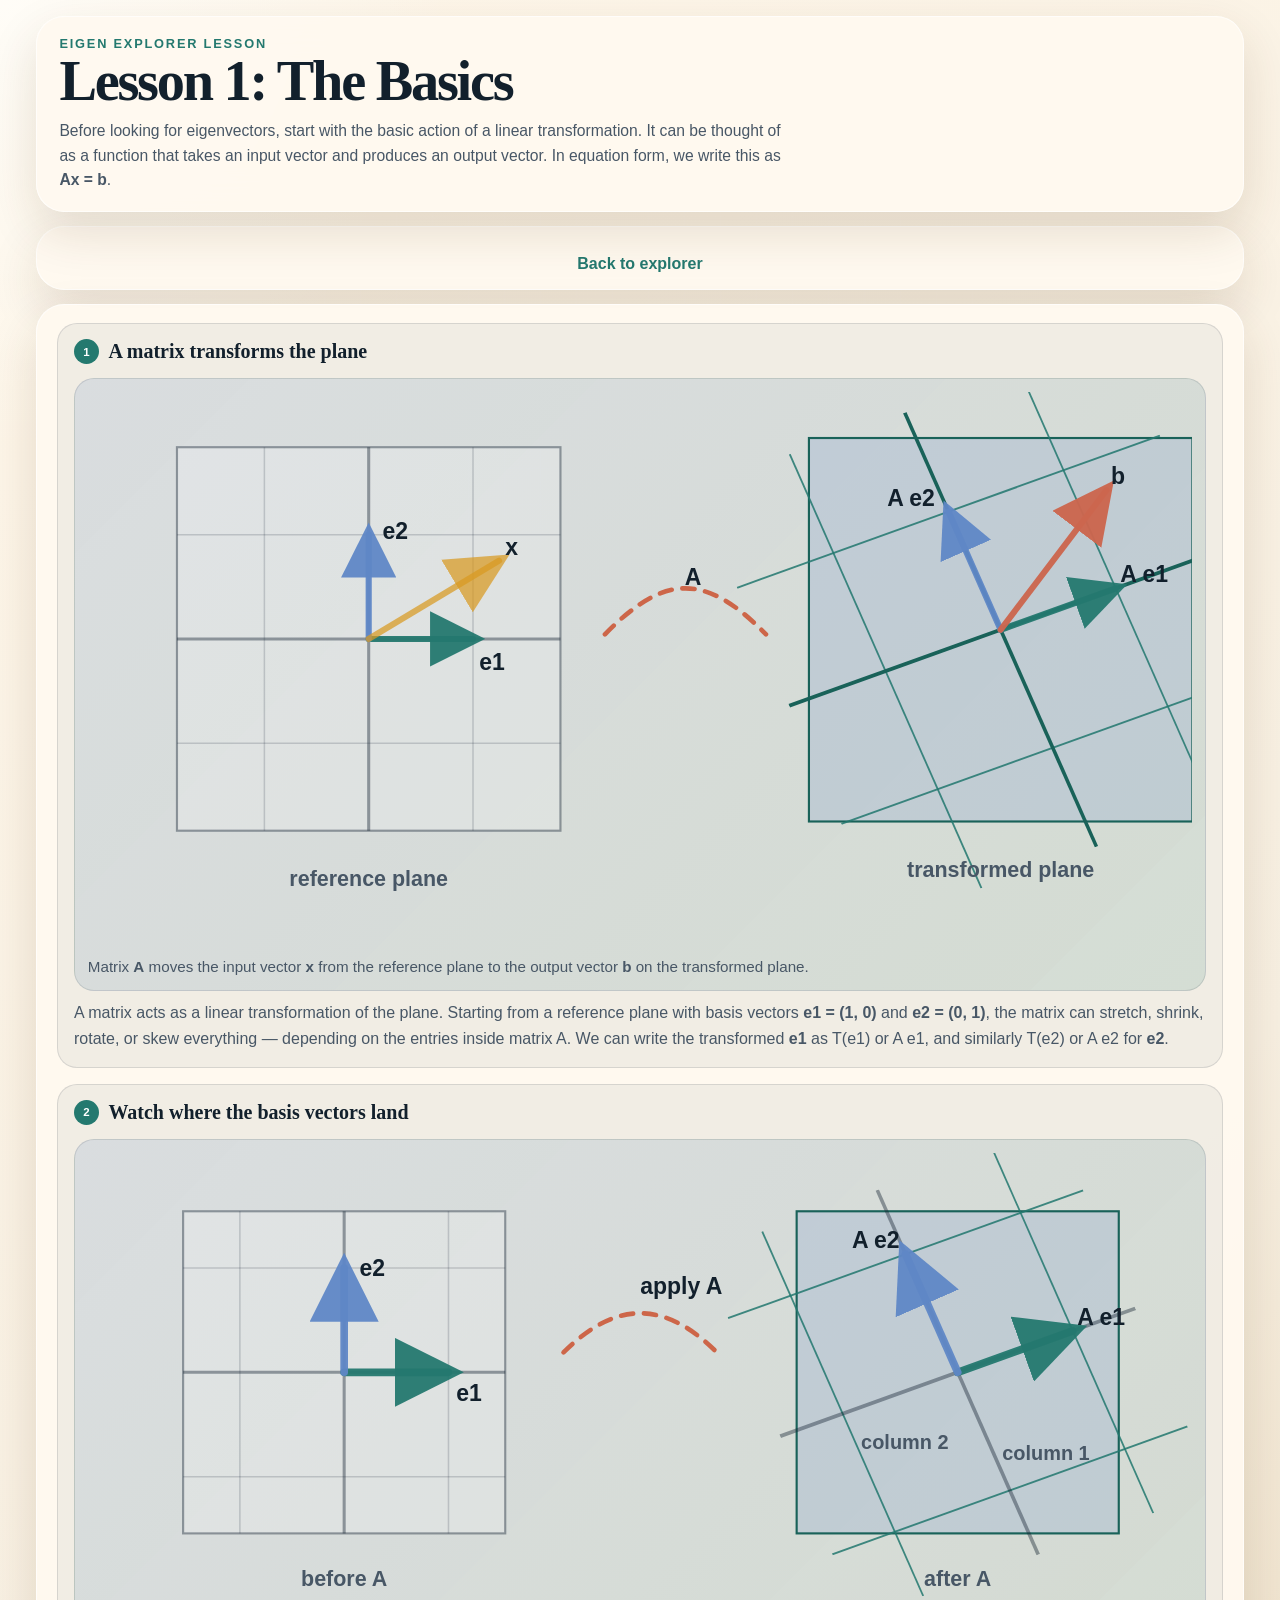
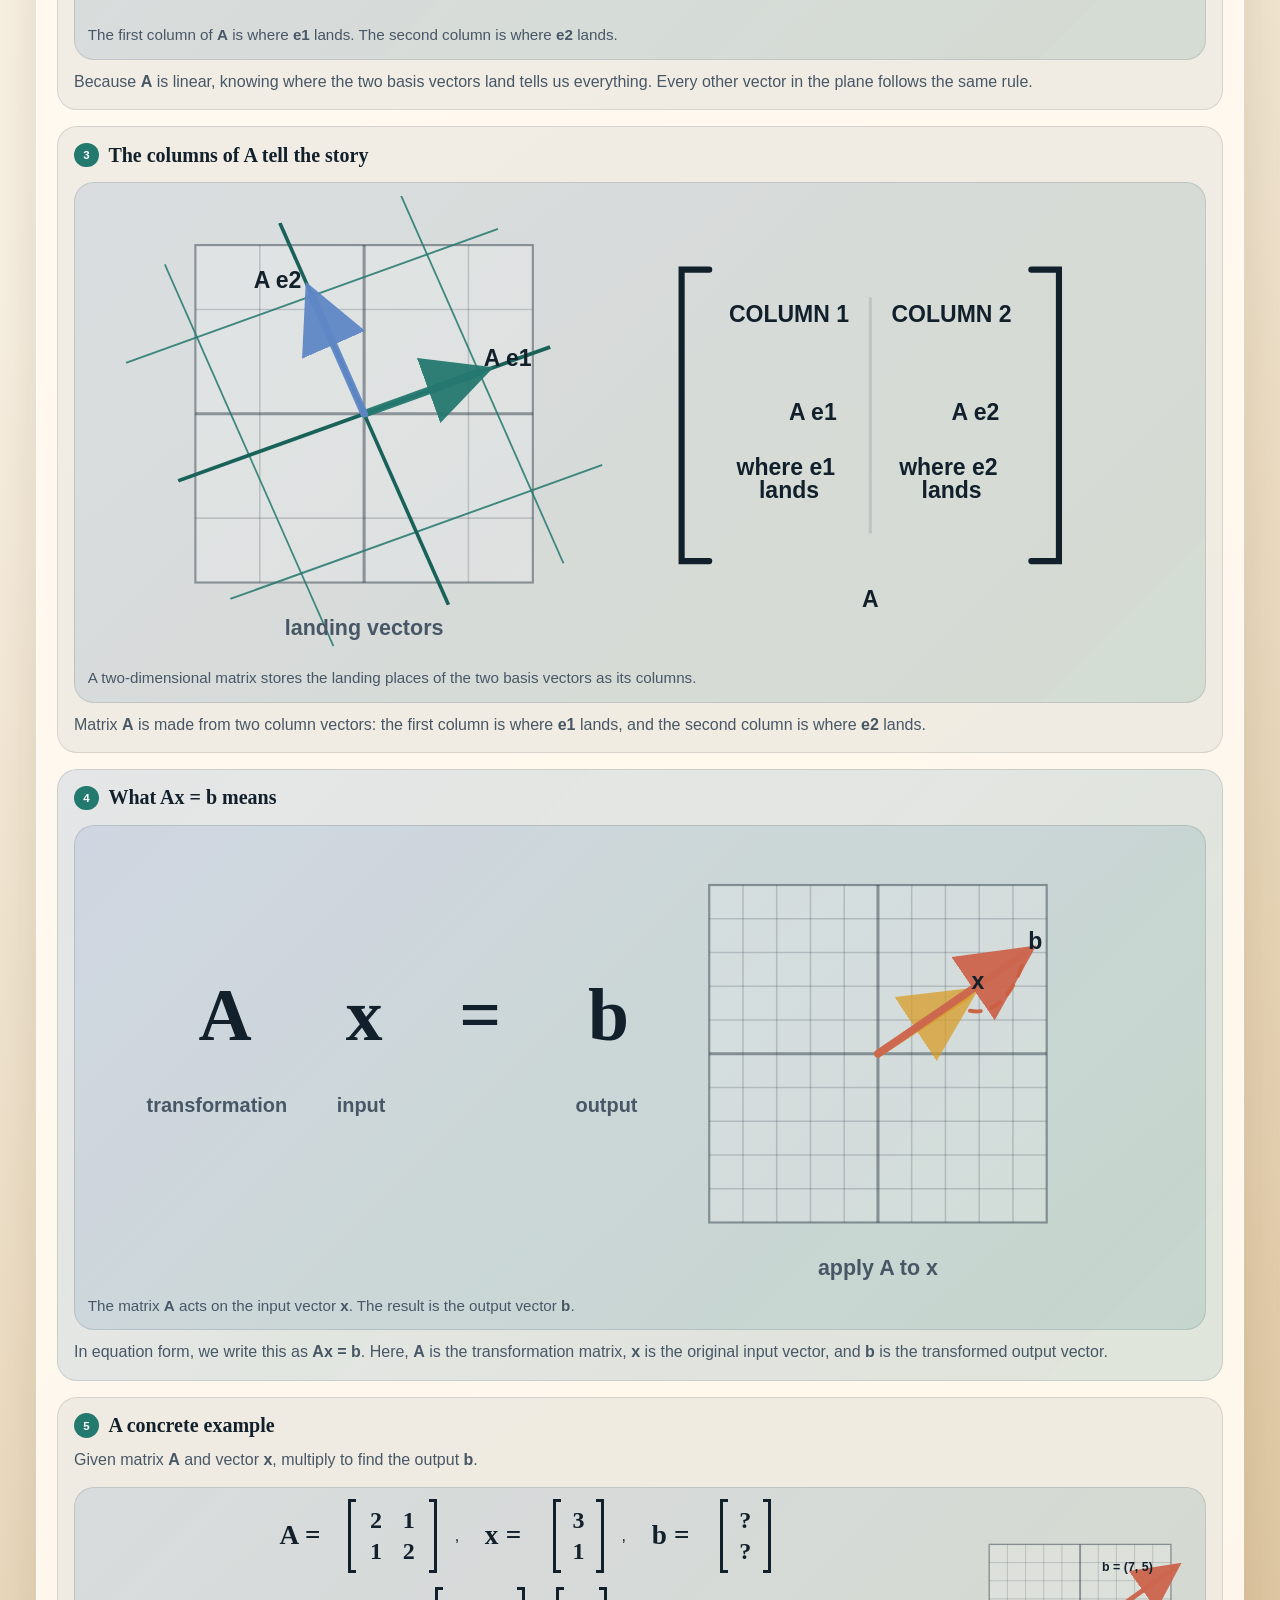
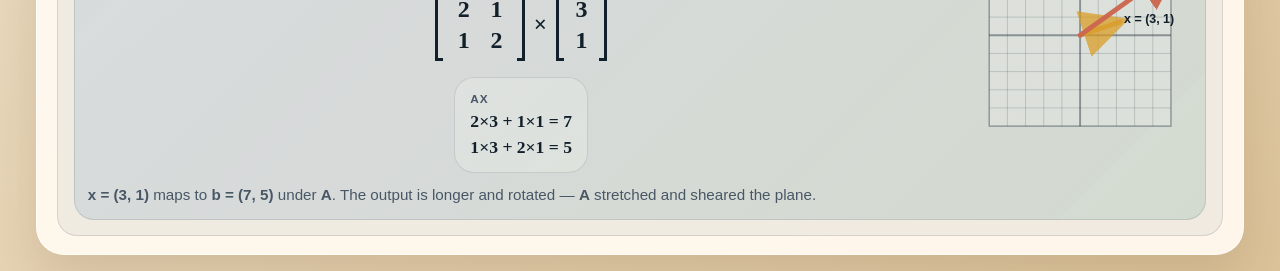
<file: step-1.html>
<!doctype html>
<html lang="en">
  <head>
    <meta charset="UTF-8" />
    <meta name="viewport" content="width=device-width, initial-scale=1.0" />
    <title>Lesson 1: Ax = b | Eigen Explorer</title>
    <link rel="icon" href="data:," />
    <link rel="stylesheet" href="styles.css" />
  </head>
  <body>
    <div class="page-shell lesson-shell">
      <header class="hero lesson-hero">
        <section class="hero-copy">
          <p class="eyebrow">Eigen Explorer lesson</p>
          <h1>Lesson 1: The Basics</h1>
          <p class="lede">
            Before looking for eigenvectors, start with the basic action of a
            linear transformation.  It can be thought of as a function that takes an input vector and produces an output vector. In equation form, we write this as <strong>Ax = b</strong>.
          </p>
        </section>

        <nav class="lesson-nav" aria-label="Lesson navigation">
          <a class="text-link" href="index.html">Back to explorer</a>
        </nav>
      </header>

      <main class="lesson-layout">
        <article class="lesson-card">

          <section>
            <h2>A matrix transforms the plane</h2>
            <figure class="transform-figure">
              <svg
                class="transform-diagram"
                viewBox="0 0 720 360"
                role="img"
                aria-labelledby="transformDiagramTitle transformDiagramDescription"
              >
                <title id="transformDiagramTitle">Matrix A transforms vector x into vector b</title>
                <desc id="transformDiagramDescription">
                  A reference grid with input vector x is transformed by matrix A
                  into a slanted grid where the output vector is labeled b.
                </desc>
                <defs>
                  <pattern id="referenceGrid" width="34" height="34" patternUnits="userSpaceOnUse">
                    <path d="M 34 0 L 0 0 0 34" />
                  </pattern>
                  <pattern id="transformedGrid" width="34" height="34" patternUnits="userSpaceOnUse">
                    <path d="M 34 0 L 0 0 0 34" />
                  </pattern>
                  <marker
                    id="arrowGold"
                    markerWidth="10"
                    markerHeight="10"
                    refX="8"
                    refY="5"
                    orient="auto"
                  >
                    <path d="M 0 0 L 10 5 L 0 10 z" />
                  </marker>
                  <marker
                    id="arrowCoral"
                    markerWidth="10"
                    markerHeight="10"
                    refX="8"
                    refY="5"
                    orient="auto"
                  >
                    <path d="M 0 0 L 10 5 L 0 10 z" />
                  </marker>
                  <marker
                    id="arrowTeal"
                    markerWidth="9"
                    markerHeight="9"
                    refX="7"
                    refY="4.5"
                    orient="auto"
                  >
                    <path d="M 0 0 L 9 4.5 L 0 9 z" />
                  </marker>
                  <marker
                    id="arrowSky"
                    markerWidth="9"
                    markerHeight="9"
                    refX="7"
                    refY="4.5"
                    orient="auto"
                  >
                    <path d="M 0 0 L 9 4.5 L 0 9 z" />
                  </marker>
                  <clipPath id="tpClip">
                    <rect width="250" height="250" />
                  </clipPath>
                </defs>

                <g class="diagram-plane diagram-plane--reference" transform="translate(58 36)">
                  <rect class="diagram-grid" width="250" height="250" />
                  <g class="plane-grid-lines">
                    <line x1="57" y1="0" x2="57" y2="250" />
                    <line x1="193" y1="0" x2="193" y2="250" />
                    <line x1="0" y1="57" x2="250" y2="57" />
                    <line x1="0" y1="193" x2="250" y2="193" />
                  </g>
                  <line class="diagram-axis" x1="0" y1="125" x2="250" y2="125" />
                  <line class="diagram-axis" x1="125" y1="250" x2="125" y2="0" />
                  <line class="diagram-vector diagram-vector--e1" data-highlight="e1" x1="125" y1="125" x2="193" y2="125" />
                  <line class="diagram-vector diagram-vector--e2" data-highlight="e2" x1="125" y1="125" x2="125" y2="57" />
                  <line class="diagram-vector diagram-vector--x" x1="125" y1="125" x2="210" y2="74" />
                  <text data-highlight="e1" x="197" y="145">e1</text>
                  <text data-highlight="e2" x="134" y="60">e2</text>
                  <text x="214" y="70">x</text>
                  <text class="diagram-caption" x="125" y="286">reference plane</text>
                </g>

                <g class="diagram-map">
                  <path d="M 337 158 C 376 118, 403 118, 442 158" />
                  <text x="389" y="126">A</text>
                </g>

                <g class="diagram-plane diagram-plane--transform" transform="translate(470 30)">
                  <rect class="diagram-grid" width="250" height="250" />
                  <g transform="matrix(1.103,-0.397,0.5,1.132,-75.4,33.1)" clip-path="url(#tpClip)">
                    <g class="plane-grid-lines">
                      <line x1="57" y1="0" x2="57" y2="250" />
                      <line x1="193" y1="0" x2="193" y2="250" />
                      <line x1="0" y1="57" x2="250" y2="57" />
                      <line x1="0" y1="193" x2="250" y2="193" />
                    </g>
                    <line class="diagram-axis" x1="0" y1="125" x2="250" y2="125" />
                    <line class="diagram-axis" x1="125" y1="250" x2="125" y2="0" />
                  </g>
                  <line class="diagram-vector diagram-vector--e1" data-highlight="Ae1" x1="125" y1="125" x2="200" y2="98" />
                  <line class="diagram-vector diagram-vector--e2" data-highlight="Ae2" x1="125" y1="125" x2="91" y2="48" />
                  <line class="diagram-vector diagram-vector--b" x1="125" y1="125" x2="194" y2="34" />
                  <text data-highlight="Ae1" x="203" y="94">A e1</text>
                  <text data-highlight="Ae2" x="51" y="44">A e2</text>
                  <text x="197" y="30">b</text>
                  <text class="diagram-caption" x="125" y="286">transformed plane</text>
                </g>
              </svg>
              <figcaption>
                Matrix <strong>A</strong> moves the input vector
                <strong>x</strong> from the reference plane to the output vector
                <strong>b</strong> on the transformed plane.
              </figcaption>
            </figure>
            <p>
              A matrix acts as a linear transformation of the plane. Starting from a
              reference plane with basis vectors <span class="hl-trigger" data-highlight="e1"><strong>e1 = (1, 0)</strong></span> and
              <span class="hl-trigger" data-highlight="e2"><strong>e2 = (0, 1)</strong></span>, the matrix can stretch, shrink, rotate,
              or skew everything — depending on the entries inside matrix A.  We can write the transformed <span class="hl-trigger" data-highlight="e1"><strong>e1</strong></span> as T(e1) or <span class="hl-trigger" data-highlight="Ae1">A e1</span>,
              and similarly T(e2) or <span class="hl-trigger" data-highlight="Ae2">A e2</span> for <span class="hl-trigger" data-highlight="e2"><strong>e2</strong></span>.
            </p>
          </section>

          <section>
            <h2>Watch where the basis vectors land</h2>
            <figure class="transform-figure">
              <svg
                class="transform-diagram basis-diagram"
                viewBox="0 0 720 300"
                role="img"
                aria-labelledby="basisDiagramTitle basisDiagramDescription"
              >
                <title id="basisDiagramTitle">Basis vectors landing after transformation</title>
                <desc id="basisDiagramDescription">
                  The basis vectors e1 and e2 start on the reference plane.
                  Matrix A sends them to A e1 and A e2, which become the first
                  and second columns of A.
                </desc>
                <defs>
                  <clipPath id="basisLandingClip">
                    <rect width="210" height="210" />
                  </clipPath>
                  <marker
                    id="basisArrowTeal"
                    markerWidth="9"
                    markerHeight="9"
                    refX="7"
                    refY="4.5"
                    orient="auto"
                  >
                    <path d="M 0 0 L 9 4.5 L 0 9 z" />
                  </marker>
                  <marker
                    id="basisArrowSky"
                    markerWidth="9"
                    markerHeight="9"
                    refX="7"
                    refY="4.5"
                    orient="auto"
                  >
                    <path d="M 0 0 L 9 4.5 L 0 9 z" />
                  </marker>
                </defs>

                <g class="basis-panel" transform="translate(62 38)">
                  <rect width="210" height="210" />
                  <g class="plane-grid-lines">
                    <line x1="37" y1="0" x2="37" y2="210" />
                    <line x1="173" y1="0" x2="173" y2="210" />
                    <line x1="0" y1="37" x2="210" y2="37" />
                    <line x1="0" y1="173" x2="210" y2="173" />
                  </g>
                  <line class="diagram-axis" x1="0" y1="105" x2="210" y2="105" />
                  <line class="diagram-axis" x1="105" y1="210" x2="105" y2="0" />
                  <line class="basis-vector basis-vector--e1" x1="105" y1="105" x2="173" y2="105" />
                  <line class="basis-vector basis-vector--e2" x1="105" y1="105" x2="105" y2="37" />
                  <text x="178" y="124">e1</text>
                  <text x="115" y="42">e2</text>
                  <text class="diagram-caption" x="105" y="244">before A</text>
                </g>

                <g class="basis-map">
                  <path d="M 310 130 C 344 96, 376 96, 410 130" />
                  <text x="360" y="92">apply A</text>
                </g>

                <g class="basis-panel basis-panel--landing" transform="translate(462 38)">
                  <rect width="210" height="210" />
                  <g transform="matrix(1.103,-0.397,0.5,1.132,-63.3,27.8)" clip-path="url(#basisLandingClip)">
                    <g class="plane-grid-lines">
                      <line x1="37" y1="0" x2="37" y2="210" />
                      <line x1="173" y1="0" x2="173" y2="210" />
                      <line x1="0" y1="37" x2="210" y2="37" />
                      <line x1="0" y1="173" x2="210" y2="173" />
                    </g>
                    <line class="diagram-axis" x1="0" y1="105" x2="210" y2="105" />
                    <line class="diagram-axis" x1="105" y1="210" x2="105" y2="0" />
                  </g>
                  <line class="basis-vector basis-vector--e1" x1="105" y1="105" x2="180" y2="78" />
                  <line class="basis-vector basis-vector--e2" x1="105" y1="105" x2="71" y2="28" />
                  <text x="183" y="74">A e1</text>
                  <text x="36" y="24">A e2</text>
                  <text class="diagram-column-label" x="134" y="162">column 1</text>
                  <text class="diagram-column-label" x="42" y="155">column 2</text>
                  <text class="diagram-caption" x="105" y="244">after A</text>
                </g>
              </svg>
              <figcaption>
                The first column of <strong>A</strong> is where
                <strong>e1</strong> lands. The second column is where
                <strong>e2</strong> lands.
              </figcaption>
            </figure>
            <p>
              Because <strong>A</strong> is linear, knowing where the two basis
              vectors land tells us everything. Every other vector in the plane
              follows the same rule.
            </p>
          </section>

          <section>
            <h2>The columns of A tell the story</h2>
            <figure class="transform-figure">
              <svg
                class="transform-diagram column-diagram"
                viewBox="0 0 720 300"
                role="img"
                aria-labelledby="columnDiagramTitle columnDiagramDescription"
              >
                <title id="columnDiagramTitle">The columns of A are transformed basis vectors</title>
                <desc id="columnDiagramDescription">
                  Matrix A is shown as two column vectors. The first column is
                  A e1 and the second column is A e2.
                </desc>
                <defs>
                  <clipPath id="columnClip">
                    <rect width="220" height="220" />
                  </clipPath>
                  <marker
                    id="columnArrowTeal"
                    markerWidth="9"
                    markerHeight="9"
                    refX="7"
                    refY="4.5"
                    orient="auto"
                  >
                    <path d="M 0 0 L 9 4.5 L 0 9 z" />
                  </marker>
                  <marker
                    id="columnArrowSky"
                    markerWidth="9"
                    markerHeight="9"
                    refX="7"
                    refY="4.5"
                    orient="auto"
                  >
                    <path d="M 0 0 L 9 4.5 L 0 9 z" />
                  </marker>
                </defs>

                <g class="column-plane" transform="translate(70 32)">
                  <rect width="220" height="220" />
                  <!-- reference frame: straight grid + axes -->
                  <g class="plane-grid-lines">
                    <line x1="42" y1="0" x2="42" y2="220" />
                    <line x1="178" y1="0" x2="178" y2="220" />
                    <line x1="0" y1="42" x2="220" y2="42" />
                    <line x1="0" y1="178" x2="220" y2="178" />
                  </g>
                  <line class="diagram-axis" x1="0" y1="110" x2="220" y2="110" />
                  <line class="diagram-axis" x1="110" y1="220" x2="110" y2="0" />
                  <!-- transformed frame: skewed grid + axes -->
                  <g transform="matrix(1.103,-0.397,0.5,1.132,-66.3,29.2)" clip-path="url(#columnClip)">
                    <g class="plane-grid-lines plane-grid-lines--transformed">
                      <line x1="42" y1="0" x2="42" y2="220" />
                      <line x1="178" y1="0" x2="178" y2="220" />
                      <line x1="0" y1="42" x2="220" y2="42" />
                      <line x1="0" y1="178" x2="220" y2="178" />
                    </g>
                    <line class="diagram-axis diagram-axis--transformed" x1="0" y1="110" x2="220" y2="110" />
                    <line class="diagram-axis diagram-axis--transformed" x1="110" y1="220" x2="110" y2="0" />
                  </g>
                  <line class="column-vector column-vector--e1" x1="110" y1="110" x2="185" y2="83" />
                  <line class="column-vector column-vector--e2" x1="110" y1="110" x2="76" y2="33" />
                  <text x="188" y="79">A e1</text>
                  <text x="38" y="28">A e2</text>
                  <text class="diagram-caption" x="110" y="254">landing vectors</text>
                </g>

                <g class="column-matrix" transform="translate(405 48)">
                  <path d="M 0 0 H -18 V 190 H 0" />
                  <path d="M 210 0 H 228 V 190 H 210" />
                  <line class="column-divider" x1="105" y1="18" x2="105" y2="172" />
                  <text class="column-title" x="52" y="34">column 1</text>
                  <text class="column-title" x="158" y="34">column 2</text>
                  <text class="column-vector-name column-vector-name--e1" x="52" y="98">A e1</text>
                  <text class="column-vector-name column-vector-name--e2" x="158" y="98">A e2</text>
                  <text class="column-note" x="52" y="134">
                    <tspan x="52" dy="0">where e1</tspan>
                    <tspan x="52" dy="15">lands</tspan>
                  </text>
                  <text class="column-note" x="158" y="134">
                    <tspan x="158" dy="0">where e2</tspan>
                    <tspan x="158" dy="15">lands</tspan>
                  </text>
                  <text class="column-symbol" x="105" y="220">A</text>
                </g>
              </svg>
              <figcaption>
                A two-dimensional matrix stores the landing places of the two
                basis vectors as its columns.
              </figcaption>
            </figure>
            <p>
              Matrix <strong>A</strong> is made from two column vectors: the
              first column is where <strong>e1</strong> lands, and the second
              column is where <strong>e2</strong> lands.
            </p>
          </section>

          <section class="lesson-summary">
            <h2>What Ax = b means</h2>
            <figure class="transform-figure">
              <svg
                class="transform-diagram axb-diagram"
                viewBox="0 0 720 290"
                role="img"
                aria-labelledby="axbDiagramTitle axbDiagramDescription"
              >
                <title id="axbDiagramTitle">Matrix A sends input vector x to output vector b</title>
                <desc id="axbDiagramDescription">
                  The equation A times x equals b is shown as a matrix, an input
                  vector, and an output vector, with a small diagram of x moving
                  to b.
                </desc>
                <defs>
                  <marker
                    id="axbArrowGold"
                    markerWidth="10"
                    markerHeight="10"
                    refX="8"
                    refY="5"
                    orient="auto"
                  >
                    <path d="M 0 0 L 10 5 L 0 10 z" />
                  </marker>
                  <marker
                    id="axbArrowCoral"
                    markerWidth="10"
                    markerHeight="10"
                    refX="8"
                    refY="5"
                    orient="auto"
                  >
                    <path d="M 0 0 L 10 5 L 0 10 z" />
                  </marker>
                </defs>

                <g class="axb-equation" transform="translate(42 56)">
                  <text x="30" y="75">A</text>
                  <text x="126" y="75">x</text>
                  <text x="200" y="75">=</text>
                  <text x="284" y="75">b</text>
                  <text class="axb-label" x="42" y="122">transformation</text>
                  <text class="axb-label" x="136" y="122">input</text>
                  <text class="axb-label" x="296" y="122">output</text>
                </g>

                <g class="axb-plane" transform="translate(405 30)">
                  <rect width="220" height="220" />
                  <g class="plane-grid-lines">
                    <line x1="22" y1="0" x2="22" y2="220" />
                    <line x1="44" y1="0" x2="44" y2="220" />
                    <line x1="66" y1="0" x2="66" y2="220" />
                    <line x1="88" y1="0" x2="88" y2="220" />
                    <line x1="132" y1="0" x2="132" y2="220" />
                    <line x1="154" y1="0" x2="154" y2="220" />
                    <line x1="176" y1="0" x2="176" y2="220" />
                    <line x1="198" y1="0" x2="198" y2="220" />
                    <line x1="0" y1="22" x2="220" y2="22" />
                    <line x1="0" y1="44" x2="220" y2="44" />
                    <line x1="0" y1="66" x2="220" y2="66" />
                    <line x1="0" y1="88" x2="220" y2="88" />
                    <line x1="0" y1="132" x2="220" y2="132" />
                    <line x1="0" y1="154" x2="220" y2="154" />
                    <line x1="0" y1="176" x2="220" y2="176" />
                    <line x1="0" y1="198" x2="220" y2="198" />
                  </g>
                  <line class="diagram-axis" x1="0" y1="110" x2="220" y2="110" />
                  <line class="diagram-axis" x1="110" y1="220" x2="110" y2="0" />
                  <line class="axb-vector axb-vector--x" x1="110" y1="110" x2="168" y2="72" />
                  <line class="axb-vector axb-vector--b" x1="110" y1="110" x2="205" y2="45" />
                  <path class="axb-motion" d="M 170 82 C 187 85, 198 70, 204 52" />
                  <text x="171" y="68">x</text>
                  <text x="208" y="42">b</text>
                  <text class="diagram-caption" x="110" y="254">apply A to x</text>
                </g>
              </svg>
              <figcaption>
                The matrix <strong>A</strong> acts on the input vector
                <strong>x</strong>. The result is the output vector
                <strong>b</strong>.
              </figcaption>
            </figure>
            <p>
              In equation form, we write this as <strong>Ax = b</strong>. Here,
              <strong>A</strong> is the transformation matrix,
              <strong>x</strong> is the original input vector, and
              <strong>b</strong> is the transformed output vector.
            </p>
          </section>

          <section>
            <h2>A concrete example</h2>
            <p>Given matrix <strong>A</strong> and vector <strong>x</strong>, multiply to find the output <strong>b</strong>.</p>
            <figure class="transform-figure">
              <div class="example-layout">
                <div class="example-math-col">
                  <div class="example-html-math" aria-label="A numerical matrix multiplication example">
                    <div class="example-matrix-row">
                      <span class="example-matrix-label">A =</span>
                      <table class="matrix matrix--two-by-two" aria-label="Matrix A">
                        <tr>
                          <td>2</td>
                          <td>1</td>
                        </tr>
                        <tr>
                          <td>1</td>
                          <td>2</td>
                        </tr>
                      </table>
                    </div>
                    &comma;
                    <div class="example-matrix-row">
                      <span class="example-matrix-label">x =</span>
                      <table class="matrix matrix--vector" aria-label="Vector x">
                        <tr>
                          <td>3</td>
                        </tr>
                        <tr>
                          <td>1</td>
                        </tr>
                      </table>
                    </div>
                    &comma;
                    <div class="example-matrix-row">
                      <span class="example-matrix-label">b =</span>
                      <table class="matrix matrix--vector" aria-label="Vector b">
                        <tr>
                          <td>?</td>
                        </tr>
                        <tr>
                          <td>?</td>
                        </tr>
                      </table>
                    </div>
                  </div>

                  <div class="example-matrix-product">
                    <table class="matrix matrix--two-by-two" aria-label="Matrix A">
                      <tr>
                        <td>2</td>
                        <td>1</td>
                      </tr>
                      <tr>
                        <td>1</td>
                        <td>2</td>
                      </tr>
                    </table>
                    <span class="example-matrix-operator">&times;</span>
                    <table class="matrix matrix--vector" aria-label="Vector x">
                      <tr>
                        <td>3</td>
                      </tr>
                      <tr>
                        <td>1</td>
                      </tr>
                    </table>
                  </div>
                  <div class="example-work" aria-label="Entry-by-entry calculation">
                    <span>Ax</span>
                    <strong>2&times;3 + 1&times;1 = 7</strong>
                    <strong>1&times;3 + 2&times;1 = 5</strong>
                  </div>
                </div>

                <svg
                  class="example-plane-diagram"
                  viewBox="0 0 230 220"
                  role="img"
                  aria-labelledby="exampleDiagramTitle exampleDiagramDescription"
                >
                  <title id="exampleDiagramTitle">Vector x transforms into vector b</title>
                  <desc id="exampleDiagramDescription">
                    The input vector x equals (3, 1), and the output vector b
                    equals (7, 5).
                  </desc>
                  <defs>
                    <marker
                      id="exampleArrowGold"
                      markerWidth="10"
                      markerHeight="10"
                      refX="8"
                      refY="5"
                      orient="auto"
                    >
                      <path d="M 0 0 L 10 5 L 0 10 z" />
                    </marker>
                    <marker
                      id="exampleArrowCoral"
                      markerWidth="10"
                      markerHeight="10"
                      refX="8"
                      refY="5"
                      orient="auto"
                    >
                      <path d="M 0 0 L 10 5 L 0 10 z" />
                    </marker>
                  </defs>

                  <g class="example-plane" transform="translate(18 14)">
                    <rect width="190" height="190" />
                    <g class="plane-grid-lines">
                      <line x1="19" y1="0" x2="19" y2="190" />
                      <line x1="38" y1="0" x2="38" y2="190" />
                      <line x1="57" y1="0" x2="57" y2="190" />
                      <line x1="76" y1="0" x2="76" y2="190" />
                      <line x1="114" y1="0" x2="114" y2="190" />
                      <line x1="133" y1="0" x2="133" y2="190" />
                      <line x1="152" y1="0" x2="152" y2="190" />
                      <line x1="171" y1="0" x2="171" y2="190" />
                      <line x1="0" y1="19" x2="190" y2="19" />
                      <line x1="0" y1="38" x2="190" y2="38" />
                      <line x1="0" y1="57" x2="190" y2="57" />
                      <line x1="0" y1="76" x2="190" y2="76" />
                      <line x1="0" y1="114" x2="190" y2="114" />
                      <line x1="0" y1="133" x2="190" y2="133" />
                      <line x1="0" y1="152" x2="190" y2="152" />
                      <line x1="0" y1="171" x2="190" y2="171" />
                    </g>
                    <line class="diagram-axis" x1="0" y1="95" x2="190" y2="95" />
                    <line class="diagram-axis" x1="95" y1="190" x2="95" y2="0" />
                    <line class="example-vector example-vector--x" x1="95" y1="95" x2="137" y2="81" />
                    <line class="example-vector example-vector--b" x1="95" y1="95" x2="193" y2="25" />
                    <text x="141" y="82">x = (3, 1)</text>
                    <text x="118" y="28">b = (7, 5)</text>
                  </g>
                </svg>
              </div>
              <figcaption>
                <strong>x = (3, 1)</strong> maps to <strong>b = (7, 5)</strong>
                under <strong>A</strong>. The output is longer and rotated —
                <strong>A</strong> stretched and sheared the plane.
              </figcaption>
            </figure>
          </section>
        </article>
      </main>
    </div>
    <script>
      (function () {
        function getGroup(key) {
          return document.querySelectorAll(`[data-highlight="${key}"]`);
        }

        function restartAnimation(el) {
          el.style.animation = "none";
          void el.offsetWidth;
          el.style.animation = "";
        }

        function setHighlight(key, on) {
          getGroup(key).forEach((el) => {
            if (on) restartAnimation(el);
            el.classList.toggle("is-highlighted", on);
          });
        }

        document.querySelectorAll("[data-highlight], .hl-trigger[data-highlight]").forEach((el) => {
          const key = el.dataset.highlight;
          el.addEventListener("mouseenter", () => setHighlight(key, true));
          el.addEventListener("mouseleave", () => setHighlight(key, false));
        });
      })();
    </script>
  </body>
</html>
</file>
<file: styles.css>
:root {
  --paper: #f7efe1;
  --paper-deep: #d8bf92;
  --panel: rgba(255, 249, 240, 0.95);
  --ink: #12202c;
  --muted: #485766;
  --line: rgba(22, 37, 51, 0.12);
  --teal: #24796f;
  --teal-soft: rgba(36, 121, 111, 0.14);
  --sky: #5f87c7;
  --sky-soft: rgba(95, 135, 199, 0.16);
  --gold: #d89a22;
  --coral: #cc674f;
  --eigen: #cd5f41;
  --shadow: 0 20px 50px rgba(76, 49, 17, 0.14);
  --body-glow: rgba(255, 253, 248, 0.94);
  --body-start: #fff7ea;
  --body-end: #dcc39a;
  --body-pattern-x: rgba(255, 255, 255, 0.22);
  --body-pattern-y: rgba(255, 255, 255, 0.18);
  --card-border: rgba(255, 255, 255, 0.65);
  --metric-bg: linear-gradient(180deg, rgba(255, 255, 255, 0.92), rgba(249, 238, 220, 0.98));
  --control-bg: rgba(22, 37, 51, 0.06);
  --control-bg-strong: rgba(22, 37, 51, 0.1);
  --field-bg: rgba(255, 255, 255, 0.94);
  --chip-bg: rgba(22, 37, 51, 0.08);
  --mode-chip-bg: rgba(22, 37, 51, 0.07);
  --active-chip-start: var(--teal);
  --active-chip-end: #2f9184;
  --mode-active-start: #183144;
  --mode-active-end: #3a6480;
  --primary-end: #de8267;
  --canvas-bg: radial-gradient(circle at 22% 15%, rgba(255, 255, 255, 0.78), transparent 20rem),
    linear-gradient(180deg, rgba(255, 255, 255, 0.48), rgba(224, 205, 168, 0.94));
  --canvas-note-bg: rgba(255, 252, 247, 0.92);
  --canvas-backdrop-start: rgba(255, 255, 255, 0.18);
  --canvas-backdrop-end: rgba(216, 191, 146, 0.26);
  --reference-circle-fill: rgba(255, 255, 255, 0.18);
  --reference-circle-stroke: rgba(22, 37, 51, 0.22);
  --reference-grid-line: rgba(22, 37, 51, 0.18);
  --reference-grid-axis: rgba(22, 37, 51, 0.42);
  --transform-circle-fill: rgba(95, 135, 199, 0.18);
  --transform-circle-stroke: rgba(95, 135, 199, 0.82);
  --transform-grid-line: rgba(36, 121, 111, 0.86);
  --transform-grid-axis: rgba(25, 98, 89, 1);
  --clock-reference-fill: rgba(22, 37, 51, 0.78);
  --clock-reference-halo: rgba(255, 252, 247, 0.95);
  --clock-transform-fill: rgba(70, 111, 177, 0.96);
  --clock-transform-halo: rgba(255, 252, 247, 0.9);
  --basis-e1: rgba(36, 121, 111, 0.95);
  --basis-e1-handle: rgba(36, 121, 111, 0.98);
  --basis-e2: rgba(95, 135, 199, 0.95);
  --basis-e2-handle: rgba(95, 135, 199, 0.98);
  --probe-line: rgba(216, 154, 34, 0.92);
  --probe-arrow: rgba(216, 154, 34, 0.72);
  --probe-handle: rgba(216, 154, 34, 1);
  --image-arrow: rgba(204, 103, 79, 0.96);
  --eigen-line: rgba(205, 95, 65, 0.95);
  --eigen-line-soft: rgba(205, 95, 65, 0.42);
  --eigen-tag-bg: rgba(205, 95, 65, 0.12);
  --projection-line: rgba(22, 37, 51, 0.4);
  --tag-bg: rgba(255, 255, 255, 0.82);
  --tag-ink: rgba(18, 32, 44, 0.95);
  --handle-stroke: rgba(255, 255, 255, 0.95);
  --origin-fill: rgba(22, 37, 51, 0.8);
  --radius-lg: 28px;
  --radius-md: 20px;
  --radius-sm: 14px;
  --font-display: "Iowan Old Style", "Palatino Linotype", "Book Antiqua", Georgia,
    serif;
  --font-ui: "Avenir Next", "Segoe UI", "Helvetica Neue", sans-serif;
}

body[data-scheme="dark"] {
  --paper: #111820;
  --paper-deep: #05070b;
  --panel: rgba(16, 23, 32, 0.95);
  --ink: #f0f6ff;
  --muted: #a8b6c9;
  --line: rgba(221, 235, 255, 0.14);
  --teal: #55d6c2;
  --teal-soft: rgba(85, 214, 194, 0.16);
  --sky: #8fb7ff;
  --sky-soft: rgba(143, 183, 255, 0.18);
  --gold: #ffd166;
  --coral: #ff7a6e;
  --eigen: #ff8d66;
  --shadow: 0 20px 50px rgba(0, 0, 0, 0.38);
  --body-glow: rgba(75, 119, 158, 0.2);
  --body-start: #17202b;
  --body-end: #05070b;
  --body-pattern-x: rgba(255, 255, 255, 0.08);
  --body-pattern-y: rgba(255, 255, 255, 0.06);
  --card-border: rgba(255, 255, 255, 0.12);
  --metric-bg: linear-gradient(180deg, rgba(30, 43, 59, 0.96), rgba(16, 23, 32, 0.98));
  --control-bg: rgba(255, 255, 255, 0.07);
  --control-bg-strong: rgba(255, 255, 255, 0.1);
  --field-bg: rgba(8, 12, 18, 0.92);
  --chip-bg: rgba(255, 255, 255, 0.08);
  --mode-chip-bg: rgba(255, 255, 255, 0.07);
  --active-chip-start: #1da99a;
  --active-chip-end: #2ed4bd;
  --mode-active-start: #27507a;
  --mode-active-end: #4a77c7;
  --primary-end: #ff9f8a;
  --canvas-bg: linear-gradient(180deg, rgba(16, 24, 34, 0.98), rgba(5, 8, 13, 0.96));
  --canvas-note-bg: rgba(8, 12, 18, 0.86);
  --canvas-backdrop-start: rgba(59, 87, 114, 0.16);
  --canvas-backdrop-end: rgba(5, 8, 13, 0.2);
  --reference-circle-fill: rgba(255, 255, 255, 0.06);
  --reference-circle-stroke: rgba(220, 235, 255, 0.24);
  --reference-grid-line: rgba(220, 235, 255, 0.13);
  --reference-grid-axis: rgba(220, 235, 255, 0.36);
  --transform-circle-fill: rgba(143, 183, 255, 0.13);
  --transform-circle-stroke: rgba(143, 183, 255, 0.86);
  --transform-grid-line: rgba(85, 214, 194, 0.66);
  --transform-grid-axis: rgba(85, 214, 194, 0.96);
  --clock-reference-fill: rgba(238, 246, 255, 0.84);
  --clock-reference-halo: rgba(5, 8, 13, 0.88);
  --clock-transform-fill: rgba(143, 183, 255, 0.98);
  --clock-transform-halo: rgba(5, 8, 13, 0.9);
  --basis-e1: rgba(85, 214, 194, 0.95);
  --basis-e1-handle: rgba(85, 214, 194, 0.98);
  --basis-e2: rgba(143, 183, 255, 0.95);
  --basis-e2-handle: rgba(143, 183, 255, 0.98);
  --probe-line: rgba(255, 209, 102, 0.9);
  --probe-arrow: rgba(255, 209, 102, 0.78);
  --probe-handle: rgba(255, 209, 102, 1);
  --image-arrow: rgba(255, 122, 110, 0.98);
  --eigen-line: rgba(255, 141, 102, 0.96);
  --eigen-line-soft: rgba(255, 141, 102, 0.44);
  --eigen-tag-bg: rgba(255, 141, 102, 0.14);
  --projection-line: rgba(238, 246, 255, 0.42);
  --tag-bg: rgba(7, 10, 15, 0.82);
  --tag-ink: rgba(240, 246, 255, 0.96);
  --handle-stroke: rgba(8, 12, 18, 0.95);
  --origin-fill: rgba(240, 246, 255, 0.88);
}

body[data-scheme="halloween"] {
  --paper: #211514;
  --paper-deep: #0e0908;
  --panel: rgba(37, 24, 20, 0.94);
  --ink: #fff3dc;
  --muted: #d6bba1;
  --teal: #62c184;
  --sky: #b783ff;
  --gold: #ffb000;
  --coral: #ff6a00;
  --eigen: #f04f2f;
  --shadow: 0 20px 50px rgba(20, 8, 3, 0.36);
  --body-glow: rgba(255, 106, 0, 0.18);
  --body-start: #2d1811;
  --body-end: #0e0908;
  --body-pattern-x: rgba(255, 176, 0, 0.08);
  --body-pattern-y: rgba(98, 193, 132, 0.06);
  --card-border: rgba(255, 176, 0, 0.18);
  --metric-bg: linear-gradient(180deg, rgba(54, 32, 24, 0.97), rgba(34, 20, 18, 0.98));
  --control-bg: rgba(255, 176, 0, 0.08);
  --control-bg-strong: rgba(255, 176, 0, 0.13);
  --field-bg: rgba(19, 12, 10, 0.9);
  --chip-bg: rgba(255, 176, 0, 0.1);
  --mode-chip-bg: rgba(183, 131, 255, 0.1);
  --active-chip-start: #2e9d61;
  --active-chip-end: #80d36f;
  --mode-active-start: #3d245f;
  --mode-active-end: #9b65ff;
  --primary-end: #ff9a18;
  --canvas-bg: linear-gradient(180deg, rgba(43, 26, 18, 0.98), rgba(14, 9, 8, 0.95));
  --canvas-note-bg: rgba(24, 15, 12, 0.88);
  --canvas-backdrop-start: rgba(255, 176, 0, 0.12);
  --canvas-backdrop-end: rgba(255, 106, 0, 0.14);
  --reference-circle-fill: rgba(255, 243, 220, 0.08);
  --reference-circle-stroke: rgba(255, 243, 220, 0.25);
  --reference-grid-line: rgba(255, 243, 220, 0.14);
  --reference-grid-axis: rgba(255, 176, 0, 0.4);
  --transform-circle-fill: rgba(183, 131, 255, 0.14);
  --transform-circle-stroke: rgba(183, 131, 255, 0.84);
  --transform-grid-line: rgba(98, 193, 132, 0.74);
  --transform-grid-axis: rgba(98, 193, 132, 1);
  --clock-reference-fill: rgba(255, 243, 220, 0.88);
  --clock-reference-halo: rgba(14, 9, 8, 0.92);
  --clock-transform-fill: rgba(183, 131, 255, 0.98);
  --clock-transform-halo: rgba(14, 9, 8, 0.9);
  --basis-e1: rgba(98, 193, 132, 0.96);
  --basis-e1-handle: rgba(98, 193, 132, 0.98);
  --basis-e2: rgba(183, 131, 255, 0.96);
  --basis-e2-handle: rgba(183, 131, 255, 0.98);
  --probe-line: rgba(255, 176, 0, 0.92);
  --probe-arrow: rgba(255, 176, 0, 0.78);
  --probe-handle: rgba(255, 176, 0, 1);
  --image-arrow: rgba(255, 106, 0, 0.98);
  --eigen-line: rgba(240, 79, 47, 0.96);
  --eigen-line-soft: rgba(240, 79, 47, 0.46);
  --eigen-tag-bg: rgba(240, 79, 47, 0.16);
  --projection-line: rgba(255, 243, 220, 0.42);
  --tag-bg: rgba(14, 9, 8, 0.84);
  --tag-ink: rgba(255, 243, 220, 0.96);
  --handle-stroke: rgba(14, 9, 8, 0.95);
  --origin-fill: rgba(255, 243, 220, 0.88);
}

body[data-scheme="pastel"] {
  --paper: #f9edf4;
  --paper-deep: #d6edf4;
  --panel: rgba(255, 250, 253, 0.94);
  --ink: #2b3440;
  --muted: #667080;
  --teal: #73c6b6;
  --sky: #8ea8e8;
  --gold: #f1bf72;
  --coral: #ef8b9a;
  --eigen: #df7387;
  --shadow: 0 20px 50px rgba(83, 72, 101, 0.12);
  --body-glow: rgba(255, 255, 255, 0.92);
  --body-start: #fff7fb;
  --body-end: #d8edf6;
  --body-pattern-x: rgba(115, 198, 182, 0.14);
  --body-pattern-y: rgba(142, 168, 232, 0.12);
  --metric-bg: linear-gradient(180deg, rgba(255, 255, 255, 0.95), rgba(246, 235, 246, 0.98));
  --field-bg: rgba(255, 255, 255, 0.96);
  --active-chip-start: #73c6b6;
  --active-chip-end: #9dd7c6;
  --mode-active-start: #637fce;
  --mode-active-end: #b875c9;
  --primary-end: #f4a6af;
  --canvas-bg: linear-gradient(180deg, rgba(255, 250, 253, 0.9), rgba(219, 239, 247, 0.94));
  --canvas-backdrop-start: rgba(255, 255, 255, 0.26);
  --canvas-backdrop-end: rgba(216, 237, 246, 0.34);
  --reference-grid-line: rgba(43, 52, 64, 0.15);
  --reference-grid-axis: rgba(43, 52, 64, 0.36);
  --transform-circle-fill: rgba(142, 168, 232, 0.16);
  --transform-circle-stroke: rgba(142, 168, 232, 0.86);
  --transform-grid-line: rgba(115, 198, 182, 0.76);
  --transform-grid-axis: rgba(88, 169, 153, 0.96);
  --clock-transform-fill: rgba(98, 124, 204, 0.96);
  --basis-e1: rgba(88, 169, 153, 0.95);
  --basis-e1-handle: rgba(88, 169, 153, 0.98);
  --basis-e2: rgba(98, 124, 204, 0.95);
  --basis-e2-handle: rgba(98, 124, 204, 0.98);
  --probe-line: rgba(224, 153, 59, 0.9);
  --probe-arrow: rgba(224, 153, 59, 0.76);
  --probe-handle: rgba(224, 153, 59, 1);
  --image-arrow: rgba(224, 105, 125, 0.96);
}

body[data-scheme="retro"] {
  --paper: #f3e6bd;
  --paper-deep: #9bb1a5;
  --panel: rgba(255, 246, 211, 0.94);
  --ink: #24333a;
  --muted: #59645a;
  --teal: #008b84;
  --sky: #315f9f;
  --gold: #e0a11b;
  --coral: #c94d28;
  --eigen: #b83a2d;
  --body-glow: rgba(255, 249, 225, 0.88);
  --body-start: #f7e6ad;
  --body-end: #8fa99e;
  --body-pattern-x: rgba(36, 51, 58, 0.1);
  --body-pattern-y: rgba(36, 51, 58, 0.08);
  --metric-bg: linear-gradient(180deg, rgba(255, 249, 225, 0.95), rgba(238, 220, 166, 0.98));
  --active-chip-start: #008b84;
  --active-chip-end: #17a398;
  --mode-active-start: #24333a;
  --mode-active-end: #315f9f;
  --primary-end: #dd6a2d;
  --canvas-bg: linear-gradient(180deg, rgba(255, 246, 211, 0.82), rgba(156, 178, 164, 0.86));
  --canvas-backdrop-start: rgba(255, 246, 211, 0.16);
  --canvas-backdrop-end: rgba(40, 71, 70, 0.16);
  --transform-circle-fill: rgba(49, 95, 159, 0.15);
  --transform-circle-stroke: rgba(49, 95, 159, 0.88);
  --transform-grid-line: rgba(0, 139, 132, 0.78);
  --transform-grid-axis: rgba(0, 114, 108, 0.98);
  --clock-transform-fill: rgba(49, 95, 159, 0.96);
  --basis-e1: rgba(0, 139, 132, 0.95);
  --basis-e1-handle: rgba(0, 139, 132, 0.98);
  --basis-e2: rgba(49, 95, 159, 0.95);
  --basis-e2-handle: rgba(49, 95, 159, 0.98);
}

body[data-scheme="rainbow"] {
  --paper: #fff7e8;
  --paper-deep: #d7e9ff;
  --panel: rgba(255, 255, 255, 0.93);
  --ink: #172033;
  --muted: #516074;
  --line: rgba(38, 60, 95, 0.14);
  --teal: #00a884;
  --teal-soft: rgba(0, 168, 132, 0.2);
  --sky: #356dff;
  --sky-soft: rgba(53, 109, 255, 0.18);
  --gold: #f5b700;
  --coral: #ff4f6d;
  --eigen: #ff5a36;
  --shadow: 0 20px 50px rgba(63, 75, 142, 0.16);
  --body-glow: rgba(255, 255, 255, 0.92);
  --body-start: #fff0c9;
  --body-end: #d9f3ff;
  --body-pattern-x: rgba(255, 79, 109, 0.12);
  --body-pattern-y: rgba(53, 109, 255, 0.11);
  --metric-bg: linear-gradient(135deg, rgba(255, 255, 255, 0.96), rgba(255, 238, 180, 0.42), rgba(213, 242, 255, 0.78));
  --control-bg: rgba(255, 255, 255, 0.58);
  --control-bg-strong: rgba(255, 255, 255, 0.68);
  --field-bg: rgba(255, 255, 255, 0.94);
  --chip-bg: rgba(112, 99, 255, 0.09);
  --mode-chip-bg: rgba(53, 109, 255, 0.09);
  --active-chip-start: #00a884;
  --active-chip-end: #7bcf2b;
  --mode-active-start: #356dff;
  --mode-active-end: #a246ff;
  --primary-end: #ff9b28;
  --canvas-bg:
    linear-gradient(180deg, rgba(255, 255, 255, 0.84), rgba(221, 245, 255, 0.9)),
    conic-gradient(from 210deg at 50% 50%, rgba(255, 69, 91, 0.18), rgba(245, 183, 0, 0.15), rgba(0, 168, 132, 0.14), rgba(53, 109, 255, 0.13), rgba(162, 70, 255, 0.14), rgba(255, 69, 91, 0.18));
  --canvas-backdrop-start: rgba(255, 79, 109, 0.08);
  --canvas-backdrop-end: rgba(53, 109, 255, 0.11);
  --reference-circle-fill: rgba(255, 255, 255, 0.18);
  --reference-circle-stroke: rgba(38, 60, 95, 0.24);
  --reference-grid-line: rgba(38, 60, 95, 0.14);
  --reference-grid-axis: rgba(38, 60, 95, 0.36);
  --transform-circle-fill: rgba(162, 70, 255, 0.12);
  --transform-circle-stroke: rgba(53, 109, 255, 0.88);
  --transform-grid-line: rgba(0, 168, 132, 0.82);
  --transform-grid-axis: rgba(0, 137, 210, 0.98);
  --clock-reference-fill: rgba(23, 32, 51, 0.78);
  --clock-reference-halo: rgba(255, 255, 255, 0.95);
  --clock-transform-fill: rgba(162, 70, 255, 0.98);
  --clock-transform-halo: rgba(255, 255, 255, 0.9);
  --basis-e1: rgba(0, 168, 132, 0.96);
  --basis-e1-handle: rgba(0, 168, 132, 0.98);
  --basis-e2: rgba(53, 109, 255, 0.95);
  --basis-e2-handle: rgba(53, 109, 255, 0.98);
  --probe-line: rgba(245, 183, 0, 0.92);
  --probe-arrow: rgba(245, 183, 0, 0.8);
  --probe-handle: rgba(245, 183, 0, 1);
  --image-arrow: rgba(255, 79, 109, 0.98);
  --eigen-line: rgba(255, 90, 54, 0.96);
  --eigen-line-soft: rgba(255, 90, 54, 0.44);
  --eigen-tag-bg: rgba(255, 90, 54, 0.15);
  --projection-line: rgba(162, 70, 255, 0.5);
  --tag-bg: rgba(255, 255, 255, 0.86);
  --tag-ink: rgba(23, 32, 51, 0.96);
  --handle-stroke: rgba(255, 255, 255, 0.96);
  --origin-fill: rgba(23, 32, 51, 0.86);
}

body[data-scheme="rainbow"] .page-shell {
  background:
    linear-gradient(90deg, rgba(255, 79, 109, 0.1), rgba(245, 183, 0, 0.1), rgba(0, 168, 132, 0.08), rgba(53, 109, 255, 0.08), rgba(162, 70, 255, 0.08));
}

body[data-scheme="rainbow"] .hero-copy,
body[data-scheme="rainbow"] .hero-metrics,
body[data-scheme="rainbow"] .lesson-panel,
body[data-scheme="rainbow"] .stage-card,
body[data-scheme="rainbow"] .panel,
body[data-scheme="rainbow"] .note-card {
  border-color: rgba(53, 109, 255, 0.16);
}

body[data-scheme="rainbow"] .eyebrow {
  color: #00a884;
}

body[data-scheme="rainbow"] .scheme-wrap select {
  border-color: rgba(162, 70, 255, 0.3);
  background:
    linear-gradient(90deg, rgba(255, 79, 109, 0.12), rgba(245, 183, 0, 0.12), rgba(0, 168, 132, 0.1), rgba(53, 109, 255, 0.1), rgba(162, 70, 255, 0.12)),
    var(--field-bg);
}

body[data-scheme="rainbow"] .primary-button {
  background: linear-gradient(100deg, #ff4f6d 0%, #ff9b28 28%, #f5d22b 46%, #00a884 66%, #356dff 84%, #a246ff 100%);
}

body[data-scheme="rainbow"] .preset-chip.is-active,
body[data-scheme="rainbow"] .mode-chip.is-active {
  background: linear-gradient(100deg, #ff4f6d 0%, #ff9b28 20%, #f5d22b 40%, #00a884 60%, #356dff 80%, #a246ff 100%);
}

body[data-scheme="rainbow"] .formula-box {
  background: linear-gradient(110deg, rgba(255, 79, 109, 0.14), rgba(245, 183, 0, 0.14), rgba(0, 168, 132, 0.12), rgba(53, 109, 255, 0.12), rgba(162, 70, 255, 0.13));
}

body[data-scheme="rainbow"] .legend-swatch--reference {
  background: #516074;
}

body[data-scheme="rainbow"] .legend-swatch--transform {
  background: linear-gradient(90deg, #00a884, #356dff);
}

body[data-scheme="rainbow"] .legend-swatch--eigen {
  background:
    repeating-linear-gradient(
      90deg,
      #ff5a36,
      #ff5a36 8px,
      transparent 8px,
      transparent 12px
    );
}

body[data-scheme="rainbow"] .legend-swatch--probe {
  background: linear-gradient(90deg, #f5b700, #ff4f6d, #a246ff);
}

*,
*::before,
*::after {
  box-sizing: border-box;
}

html {
  color-scheme: light;
}

body {
  margin: 0;
  min-height: 100vh;
  font-family: var(--font-ui);
  color: var(--ink);
  background:
    radial-gradient(circle at top left, var(--body-glow), transparent 28rem),
    linear-gradient(145deg, var(--body-start) 0%, var(--paper) 44%, var(--body-end) 100%);
  transition:
    background 180ms ease,
    color 180ms ease;
}

body::before {
  content: "";
  position: fixed;
  inset: 0;
  pointer-events: none;
  background-image:
    linear-gradient(var(--body-pattern-x) 1px, transparent 1px),
    linear-gradient(90deg, var(--body-pattern-y) 1px, transparent 1px);
  background-size: 36px 36px;
  mask-image: radial-gradient(circle at center, black 38%, transparent 88%);
  opacity: 0.28;
}

button,
input,
canvas {
  font: inherit;
}

.page-shell {
  position: relative;
  max-width: 1560px;
  margin: 0 auto;
  padding: 1rem;
}

.site-layout {
  display: grid;
  grid-template-columns: minmax(210px, 240px) minmax(0, 1fr);
  align-items: start;
  gap: 0.85rem;
}

.site-main {
  min-width: 0;
}

.lesson-panel {
  position: sticky;
  top: 1rem;
  display: grid;
  gap: 0.85rem;
  padding: 0.9rem;
  background: var(--panel);
  border: 1px solid var(--card-border);
  border-radius: var(--radius-lg);
  box-shadow: var(--shadow);
  backdrop-filter: blur(18px);
  animation: rise-in 0.7s ease both;
}

.lesson-panel__home {
  display: inline-flex;
  width: fit-content;
  color: var(--ink);
  font-family: var(--font-display);
  font-size: 1.25rem;
  font-weight: 700;
  line-height: 1;
  text-decoration: none;
}

.lesson-panel__home:hover {
  color: var(--teal);
}

.lesson-panel__title {
  margin: 0;
  color: var(--muted);
  font-size: 0.78rem;
  font-weight: 700;
  letter-spacing: 0.08em;
  text-transform: uppercase;
}

.lesson-panel__nav {
  display: grid;
  gap: 0.45rem;
}

.lesson-panel__link {
  display: grid;
  gap: 0.2rem;
  min-width: 0;
  padding: 0.72rem 0.78rem;
  border: 1px solid var(--line);
  border-radius: var(--radius-sm);
  background: var(--control-bg);
  color: var(--ink);
  text-decoration: none;
  transition:
    transform 140ms ease,
    box-shadow 140ms ease,
    border-color 140ms ease,
    background-color 140ms ease;
}

.lesson-panel__link span {
  color: var(--muted);
  font-size: 0.72rem;
  font-weight: 700;
  letter-spacing: 0.08em;
  text-transform: uppercase;
}

.lesson-panel__link strong {
  font-size: 0.9rem;
  line-height: 1.18;
}

.lesson-panel__link:hover {
  transform: translateY(-1px);
  border-color: rgba(36, 121, 111, 0.35);
  box-shadow: 0 8px 20px rgba(22, 37, 51, 0.1);
}

.lesson-panel__link[aria-current="page"] {
  background: linear-gradient(135deg, var(--active-chip-start) 0%, var(--active-chip-end) 100%);
  color: white;
}

.lesson-panel__link[aria-current="page"] span {
  color: rgba(255, 255, 255, 0.78);
}

.hero {
  display: grid;
  grid-template-columns: minmax(0, 1.35fr) minmax(320px, 0.8fr);
  gap: 0.85rem;
  margin-bottom: 0.85rem;
}

.hero-copy,
.hero-metrics,
.stage-card,
.panel,
.note-card {
  background: var(--panel);
  border: 1px solid var(--card-border);
  border-radius: var(--radius-lg);
  box-shadow: var(--shadow);
  backdrop-filter: blur(18px);
  animation: rise-in 0.7s ease both;
}

.hero-copy {
  padding: 1.2rem 1.4rem;
}

.hero-copy h1,
.panel h2,
.note-card h3 {
  margin: 0;
  font-family: var(--font-display);
  font-weight: 700;
}

.hero-copy h1 {
  font-size: clamp(2rem, 4.4vw, 4rem);
  line-height: 0.94;
  letter-spacing: -0.04em;
  margin-top: 0.25rem;
}

.eyebrow {
  margin: 0;
  text-transform: uppercase;
  letter-spacing: 0.14em;
  font-size: 0.8rem;
  font-weight: 700;
  color: var(--teal);
}

.lede {
  max-width: 46rem;
  margin: 0.7rem 0 0;
  font-size: 0.98rem;
  line-height: 1.55;
  color: var(--muted);
}

.hero-metrics {
  display: grid;
  grid-template-columns: repeat(2, minmax(0, 1fr));
  gap: 0.7rem;
  padding: 0.8rem;
}

.metric {
  padding: 0.8rem 0.9rem;
  border-radius: var(--radius-md);
  background: var(--metric-bg);
  border: 1px solid var(--line);
}

.metric span {
  display: block;
  font-size: 0.78rem;
  text-transform: uppercase;
  letter-spacing: 0.08em;
  color: var(--muted);
}

.metric strong {
  display: block;
  margin-top: 0.35rem;
  font-size: 1.35rem;
  font-family: var(--font-display);
}

.app-layout {
  display: grid;
  grid-template-columns: minmax(0, 1.45fr) minmax(300px, 390px);
  gap: 0.85rem;
}

.stage-card {
  padding: 0.85rem;
}

.stage-toolbar {
  display: flex;
  justify-content: space-between;
  gap: 0.8rem;
  margin-bottom: 0.85rem;
}

.toolbar-group {
  display: grid;
  gap: 0.5rem;
}

.toolbar-group--compact {
  justify-items: end;
  min-width: 16rem;
}

.toolbar-label {
  font-size: 0.78rem;
  text-transform: uppercase;
  letter-spacing: 0.08em;
  color: var(--muted);
}

.preset-row {
  display: flex;
  flex-wrap: nowrap;
  gap: 0.35rem;
  overflow-x: auto;
  padding-bottom: 0.1rem;
  scrollbar-width: none;
}

.preset-row::-webkit-scrollbar {
  display: none;
}

.mode-control {
  display: grid;
  gap: 0.45rem;
}

.mode-row {
  display: flex;
  flex-wrap: wrap;
  gap: 0.45rem;
}

.overlay-control {
  display: grid;
  gap: 0.4rem;
}

.overlay-row {
  display: flex;
  flex-wrap: wrap;
  gap: 0.45rem;
}

.overlay-toggle {
  display: inline-flex;
  align-items: center;
  gap: 0.45rem;
  min-height: 2rem;
  padding: 0.38rem 0.72rem;
  border-radius: 999px;
  border: 1px solid var(--line);
  background: var(--control-bg);
  color: var(--ink);
  font-size: 0.8rem;
  line-height: 1.1;
}

.overlay-toggle--reference {
  border-color: rgba(22, 37, 51, 0.18);
}

.overlay-toggle--transform {
  border-color: rgba(95, 135, 199, 0.28);
}

.overlay-toggle input[type="checkbox"] {
  margin: 0;
  accent-color: var(--coral);
}

.preset-chip,
button {
  border: 0;
  border-radius: 999px;
  cursor: pointer;
  transition:
    transform 140ms ease,
    box-shadow 140ms ease,
    background-color 140ms ease,
    color 140ms ease;
}

.preset-chip {
  display: inline-flex;
  align-items: center;
  justify-content: center;
  flex: 1 1 0;
  min-height: 2rem;
  min-width: 0;
  padding: 0.45rem 0.55rem;
  background: var(--chip-bg);
  color: var(--ink);
  text-align: center;
  line-height: 1.1;
  white-space: nowrap;
  font-size: 0.76rem;
  font-weight: 600;
}

.mode-chip {
  min-height: 2.15rem;
  padding: 0.55rem 0.8rem;
  background: var(--mode-chip-bg);
  color: var(--ink);
}

.preset-chip:hover,
button:hover {
  transform: translateY(-1px);
  box-shadow: 0 8px 20px rgba(22, 37, 51, 0.1);
}

.preset-chip.is-active {
  background: linear-gradient(135deg, var(--active-chip-start) 0%, var(--active-chip-end) 100%);
  color: white;
}

.mode-chip.is-active {
  background: linear-gradient(135deg, var(--mode-active-start) 0%, var(--mode-active-end) 100%);
  color: white;
}

.mode-chip:disabled {
  cursor: not-allowed;
  opacity: 0.45;
  box-shadow: none;
  transform: none;
}

button {
  padding: 0.68rem 0.95rem;
  background: var(--control-bg-strong);
  color: var(--ink);
}

.primary-button {
  display: inline-flex;
  align-items: center;
  justify-content: center;
  background: linear-gradient(135deg, var(--coral) 0%, var(--primary-end) 100%);
  color: white;
  height: 2rem;
  min-height: 2rem;
  padding: 0 0.7rem;
  font-size: 0.76rem;
  font-weight: 600;
  line-height: 1.1;
  white-space: nowrap;
}

.progress-wrap {
  display: grid;
  grid-template-columns: auto auto;
  align-items: center;
  gap: 0.35rem 0.75rem;
  width: min(100%, 18rem);
  padding: 0.72rem 0.9rem;
  border-radius: var(--radius-md);
  background: var(--control-bg);
}

.scheme-wrap {
  display: grid;
  gap: 0.35rem;
  width: min(100%, 18rem);
}

.scheme-wrap span {
  font-size: 0.82rem;
  text-transform: uppercase;
  letter-spacing: 0.08em;
  color: var(--muted);
}

.scheme-wrap select {
  width: 100%;
  min-height: 2rem;
  padding: 0 2.1rem 0 0.75rem;
  border-radius: 999px;
  border: 1px solid var(--line);
  background: var(--field-bg);
  color: var(--ink);
  cursor: pointer;
}

.progress-wrap span {
  font-size: 0.82rem;
  text-transform: uppercase;
  letter-spacing: 0.08em;
  color: var(--muted);
}

.progress-wrap strong {
  justify-self: end;
  font-family: var(--font-display);
}

.progress-wrap input {
  grid-column: 1 / -1;
  width: 100%;
  accent-color: var(--coral);
}

.mode-hint {
  margin: 0;
  max-width: 30rem;
  font-size: 0.84rem;
  line-height: 1.45;
  color: var(--muted);
}

.canvas-wrap {
  position: relative;
  aspect-ratio: 1 / 1;
  min-height: 24rem;
  overflow: hidden;
  border-radius: calc(var(--radius-lg) - 6px);
  background: var(--canvas-bg);
  border: 1px solid var(--line);
}

#stageCanvas {
  width: 100%;
  height: 100%;
  display: block;
  touch-action: none;
  cursor: crosshair;
}

.canvas-note {
  position: absolute;
  left: 1rem;
  right: 1rem;
  bottom: 1rem;
  padding: 0.7rem 0.85rem;
  border-radius: var(--radius-md);
  background: var(--canvas-note-bg);
  border: 1px solid var(--line);
  color: var(--ink);
  line-height: 1.4;
  font-size: 0.9rem;
}

.legend {
  display: flex;
  flex-wrap: wrap;
  gap: 0.75rem;
  padding-top: 0.75rem;
}

.legend-item {
  display: inline-flex;
  align-items: center;
  gap: 0.45rem;
  color: var(--muted);
  font-size: 0.85rem;
}

.legend-swatch {
  display: inline-block;
  width: 1.65rem;
  height: 0.4rem;
  border-radius: 999px;
}

.legend-swatch--reference {
  background: var(--reference-grid-axis);
}

.legend-swatch--transform {
  background: var(--transform-grid-line);
}

.legend-swatch--eigen {
  background:
    repeating-linear-gradient(
      90deg,
      var(--eigen-line),
      var(--eigen-line) 10px,
      transparent 10px,
      transparent 14px
    );
}

.legend-swatch--probe {
  background: linear-gradient(90deg, var(--gold) 0%, var(--coral) 100%);
}

.sidebar {
  display: grid;
  gap: 0.85rem;
}

.panel {
  padding: 0.85rem 0.9rem;
}

.panel-header {
  margin-bottom: 0.75rem;
}

.panel-header p {
  margin: 0.35rem 0 0;
  color: var(--muted);
  line-height: 1.42;
  font-size: 0.92rem;
}

.matrix-shell {
  position: relative;
  padding: 0.55rem 1rem;
  border-radius: var(--radius-md);
  background: var(--control-bg);
}

.matrix-shell::before,
.matrix-shell::after {
  content: "";
  position: absolute;
  top: 1rem;
  bottom: 1rem;
  width: 14px;
  border-top: 2px solid var(--line);
  border-bottom: 2px solid var(--line);
}

.matrix-shell::before {
  left: 0.5rem;
  border-left: 2px solid var(--line);
}

.matrix-shell::after {
  right: 0.5rem;
  border-right: 2px solid var(--line);
}

.matrix-grid,
.vector-grid {
  display: grid;
  gap: 0.6rem;
}

.matrix-grid {
  grid-template-columns: repeat(2, minmax(0, 1fr));
}

.vector-grid {
  grid-template-columns: repeat(2, minmax(0, 1fr));
}

.vector-grid label,
.matrix-grid label {
  display: grid;
  gap: 0.35rem;
}

.matrix-entry input[type="number"] {
  border-width: 1.5px;
}

.matrix-entry--e1 input[type="number"] {
  border-color: var(--basis-e1);
  background:
    linear-gradient(180deg, var(--teal-soft), var(--field-bg));
  box-shadow: inset 0 0 0 1px var(--teal-soft);
}

.matrix-entry--e2 input[type="number"] {
  border-color: var(--basis-e2);
  background:
    linear-gradient(180deg, var(--sky-soft), var(--field-bg));
  box-shadow: inset 0 0 0 1px var(--sky-soft);
}

.vector-grid span {
  font-size: 0.88rem;
  text-transform: uppercase;
  letter-spacing: 0.08em;
  color: var(--muted);
}

input[type="number"] {
  width: 100%;
  padding: 0.65rem 0.75rem;
  border-radius: var(--radius-sm);
  border: 1px solid var(--line);
  background: var(--field-bg);
  color: var(--ink);
}

input[type="number"]:focus,
button:focus-visible,
.preset-chip:focus-visible,
input[type="range"]:focus-visible {
  outline: 2px solid rgba(36, 121, 111, 0.55);
  outline-offset: 2px;
}

.scheme-wrap select:focus-visible {
  outline: 2px solid rgba(36, 121, 111, 0.55);
  outline-offset: 2px;
}

.button-row {
  margin-top: 0.75rem;
}

.readings-grid {
  display: grid;
  grid-template-columns: repeat(2, minmax(0, 1fr));
  gap: 0.6rem;
  margin-top: 0.8rem;
}

.reading,
.formula-box,
.summary-box,
.detail-item {
  border-radius: var(--radius-md);
  background: var(--control-bg);
  border: 1px solid var(--line);
}

.reading {
  padding: 0.68rem 0.8rem;
}

.reading span {
  display: block;
  font-size: 0.8rem;
  text-transform: uppercase;
  letter-spacing: 0.08em;
  color: var(--muted);
}

.reading strong {
  display: block;
  margin-top: 0.35rem;
  font-family: var(--font-display);
  font-size: 1rem;
}

.formula-box,
.summary-box {
  padding: 0.75rem 0.85rem;
}

.formula-box {
  font-family: var(--font-display);
  font-size: 1rem;
  background:
    linear-gradient(135deg, rgba(95, 135, 199, 0.13), rgba(36, 121, 111, 0.12));
}

.summary-box {
  margin-top: 0.75rem;
  line-height: 1.5;
  font-size: 0.94rem;
}

.summary-box strong {
  font-family: var(--font-display);
}

.detail-list {
  display: grid;
  gap: 0.6rem;
  margin-top: 0.75rem;
}

.detail-item {
  padding: 0.68rem 0.8rem;
}

.detail-item h4 {
  margin: 0 0 0.3rem;
  font-size: 0.95rem;
}

.detail-item p {
  margin: 0;
  color: var(--muted);
  line-height: 1.45;
  font-size: 0.9rem;
}

.prompt-text,
.notice-text {
  margin: 0;
  line-height: 1.52;
  font-size: 0.94rem;
}

.prompt-text {
  color: var(--ink);
}

.notice-text {
  margin-top: 0.55rem;
  color: var(--muted);
}

.study-notes {
  display: grid;
  grid-template-columns: repeat(3, minmax(0, 1fr));
  gap: 0.85rem;
  margin-top: 0.85rem;
}

.note-card {
  padding: 0.9rem 1rem;
}

.note-card p {
  margin: 0.6rem 0 0;
  line-height: 1.55;
  font-size: 0.93rem;
  color: var(--muted);
}

.text-link {
  display: inline-flex;
  align-items: center;
  width: fit-content;
  margin-top: 0.75rem;
  color: var(--teal);
  font-weight: 700;
  text-decoration: none;
}

.text-link:hover {
  text-decoration: underline;
}

.lesson-link-row {
  display: flex;
  flex-wrap: wrap;
  gap: 0.45rem 1rem;
}

.lesson-nav-row {
  display: flex;
  flex-wrap: wrap;
  gap: 0.55rem;
  margin-top: 1.1rem;
}

.lesson-cta {
  display: inline-flex;
  align-items: center;
  padding: 0.55rem 1.1rem;
  border-radius: 999px;
  background: linear-gradient(135deg, var(--coral) 0%, var(--primary-end) 100%);
  color: white;
  font-size: 0.9rem;
  font-weight: 700;
  text-decoration: none;
  transition: transform 140ms ease, box-shadow 140ms ease;
}

.lesson-cta--secondary {
  background: linear-gradient(135deg, var(--teal) 0%, #2f9184 100%);
}

.lesson-cta:hover {
  transform: translateY(-1px);
  box-shadow: 0 8px 20px rgba(22, 37, 51, 0.16);
}

.lesson-shell {
  max-width: 1240px;
}

.lesson-hero {
  grid-template-columns: minmax(0, 1fr);
  align-items: stretch;
}

.lesson-nav {
  display: flex;
  align-items: center;
  justify-content: center;
  min-width: 11rem;
  padding: 1rem;
  background: var(--panel);
  border: 1px solid var(--card-border);
  border-radius: var(--radius-lg);
  box-shadow: var(--shadow);
}

.lesson-layout {
  display: grid;
}

.lesson-card {
  display: grid;
  gap: 1rem;
  padding: 1.15rem 1.25rem;
  background: var(--panel);
  border: 1px solid var(--card-border);
  border-radius: var(--radius-lg);
  box-shadow: var(--shadow);
  counter-reset: lesson-step;
}

.lesson-card section {
  padding: 0.95rem 1rem;
  border-radius: var(--radius-md);
  background: var(--control-bg);
  border: 1px solid var(--line);
  counter-increment: lesson-step;
}

.lesson-card h2 {
  display: flex;
  align-items: center;
  gap: 0.6rem;
  margin: 0;
  font-family: var(--font-display);
  font-size: 1.25rem;
}

.lesson-card h2::before {
  content: counter(lesson-step);
  display: inline-flex;
  align-items: center;
  justify-content: center;
  flex-shrink: 0;
  width: 1.55rem;
  height: 1.55rem;
  border-radius: 50%;
  background: var(--teal);
  color: white;
  font-family: var(--font-ui);
  font-size: 0.72rem;
  font-weight: 700;
}

.lesson-card p {
  margin: 0.55rem 0 0;
  color: var(--muted);
  font-size: 1rem;
  line-height: 1.6;
}

.transform-figure {
  margin: 0.9rem 0 0;
  padding: 0.8rem;
  border-radius: var(--radius-md);
  background:
    linear-gradient(135deg, var(--sky-soft), var(--teal-soft));
  border: 1px solid var(--line);
}

.transform-diagram {
  display: block;
  width: 100%;
  height: auto;
}

.transform-diagram .diagram-grid {
  width: 250px;
  height: 250px;
  fill: rgba(255, 255, 255, 0.18);
  stroke: var(--reference-grid-axis);
  stroke-width: 1.4;
}

.transform-diagram #referenceGrid path {
  fill: none;
  stroke: var(--reference-grid-line);
  stroke-width: 1;
}

.transform-diagram #transformedGrid path {
  fill: none;
  stroke: var(--transform-grid-line);
  stroke-width: 1;
}

.diagram-plane--transform .diagram-grid {
  fill: var(--transform-circle-fill);
  stroke: var(--transform-grid-axis);
}

.plane-grid-lines line {
  stroke: var(--reference-grid-line);
  stroke-width: 1;
}

.diagram-plane--transform .plane-grid-lines line,
.basis-panel--landing .plane-grid-lines line {
  stroke: var(--transform-grid-line);
}

.diagram-axis {
  stroke: var(--reference-grid-axis);
  stroke-width: 2;
}

.diagram-plane--transform .diagram-axis {
  stroke: var(--transform-grid-axis);
}

.diagram-vector {
  stroke-width: 4;
  stroke-linecap: round;
  fill: none;
}

.diagram-vector--e1 {
  stroke: var(--basis-e1);
  marker-end: url("#arrowTeal");
}

.diagram-vector--e2 {
  stroke: var(--basis-e2);
  marker-end: url("#arrowSky");
}

.diagram-vector--x {
  stroke: var(--probe-arrow);
  marker-end: url("#arrowGold");
}

.diagram-vector--b {
  stroke: var(--image-arrow);
  marker-end: url("#arrowCoral");
}

.transform-diagram #arrowTeal path {
  fill: var(--basis-e1);
}

.transform-diagram #arrowSky path {
  fill: var(--basis-e2);
}

.transform-diagram #arrowGold path {
  fill: var(--probe-arrow);
}

.transform-diagram #arrowCoral path {
  fill: var(--image-arrow);
}

.diagram-map path {
  fill: none;
  stroke: var(--eigen-line);
  stroke-width: 3;
  stroke-linecap: round;
  stroke-dasharray: 8 7;
}

/* Mouseover highlight — Section 1 */
.hl-trigger {
  cursor: default;
  border-radius: 3px;
  transition: background 0.15s;
}
.hl-trigger.is-highlighted {
  background: color-mix(in srgb, var(--teal) 18%, transparent);
}
/* Mouseover highlight — thicker stroke + bright white halo */
line[data-highlight].is-highlighted {
  stroke-width: 7;
  filter:
    drop-shadow(0 0 2px rgba(255,255,255,1))
    drop-shadow(0 0 7px rgba(255,255,255,0.85))
    brightness(1.6);
}

text[data-highlight].is-highlighted {
  filter: brightness(1.5) drop-shadow(0 0 4px rgba(255,255,255,0.9));
}

.transform-diagram text {
  fill: var(--ink);
  font-family: var(--font-ui);
  font-size: 15px;
  font-weight: 700;
}

.transform-diagram .diagram-caption {
  fill: var(--muted);
  font-size: 14px;
  text-anchor: middle;
}

.transform-figure figcaption {
  margin-top: 0.7rem;
  color: var(--muted);
  font-size: 0.95rem;
  line-height: 1.45;
}

.basis-diagram .basis-panel rect {
  fill: rgba(255, 255, 255, 0.18);
  stroke: var(--reference-grid-axis);
  stroke-width: 1.4;
}

.basis-diagram .basis-panel--landing rect {
  fill: var(--transform-circle-fill);
  stroke: var(--transform-grid-axis);
}

.basis-diagram .basis-vector {
  stroke-width: 5;
  stroke-linecap: round;
}

.basis-vector--e1 {
  stroke: var(--basis-e1);
  marker-end: url(#basisArrowTeal);
}

.basis-vector--e2 {
  stroke: var(--basis-e2);
  marker-end: url(#basisArrowSky);
}

.basis-diagram #basisArrowTeal path {
  fill: var(--basis-e1);
}

.basis-diagram #basisArrowSky path {
  fill: var(--basis-e2);
}

.basis-map path {
  fill: none;
  stroke: var(--eigen-line);
  stroke-width: 3;
  stroke-linecap: round;
  stroke-dasharray: 8 7;
}

.basis-diagram .diagram-column-label {
  fill: var(--muted);
  font-size: 13px;
  font-weight: 700;
}

.plane-grid-lines--transformed line {
  stroke: var(--transform-grid-line);
}

.diagram-axis--transformed {
  stroke: var(--transform-grid-axis);
}

.column-plane rect,
.axb-plane rect {
  fill: rgba(255, 255, 255, 0.18);
  stroke: var(--reference-grid-axis);
  stroke-width: 1.4;
}

.column-vector,
.axb-vector {
  stroke-width: 5;
  stroke-linecap: round;
}

.column-vector--e1 {
  stroke: var(--basis-e1);
  marker-end: url(#columnArrowTeal);
}

.column-vector--e2 {
  stroke: var(--basis-e2);
  marker-end: url(#columnArrowSky);
}

.column-diagram #columnArrowTeal path {
  fill: var(--basis-e1);
}

.column-diagram #columnArrowSky path {
  fill: var(--basis-e2);
}

.column-matrix path {
  fill: none;
  stroke: var(--ink);
  stroke-width: 4;
  stroke-linecap: round;
}

.column-divider {
  stroke: var(--line);
  stroke-width: 2;
}

.column-title,
.column-note,
.column-symbol {
  text-anchor: middle;
}

.column-title {
  fill: var(--muted);
  font-size: 13px;
  text-transform: uppercase;
}

.column-vector-name {
  font-family: var(--font-display);
  font-size: 22px;
}

.column-vector-name--e1 {
  fill: var(--basis-e1);
}

.column-vector-name--e2 {
  fill: var(--basis-e2);
}

.column-note {
  fill: var(--muted);
  font-size: 11px;
}

.column-symbol {
  fill: var(--ink);
  font-family: var(--font-display);
  font-size: 26px;
}

.axb-equation text {
  fill: var(--ink);
  font-family: var(--font-display);
  font-size: 48px;
}

.axb-equation .axb-label {
  fill: var(--muted);
  font-family: var(--font-ui);
  font-size: 13px;
  font-weight: 700;
  text-anchor: middle;
}

.axb-vector--x {
  stroke: var(--probe-arrow);
  marker-end: url(#axbArrowGold);
}

.axb-vector--b {
  stroke: var(--image-arrow);
  marker-end: url(#axbArrowCoral);
}

.axb-diagram #axbArrowGold path {
  fill: var(--probe-arrow);
}

.axb-diagram #axbArrowCoral path {
  fill: var(--image-arrow);
}

.axb-motion {
  fill: none;
  stroke: var(--eigen-line);
  stroke-width: 2.6;
  stroke-linecap: round;
  stroke-dasharray: 7 7;
}

.example-layout {
  display: grid;
  grid-template-columns: 1fr 220px;
  align-items: center;
  gap: 1.1rem;
}

.example-math-col {
  display: grid;
  gap: 1.1rem;
}

.example-html-math {
  display: flex;
  align-items: center;
  justify-content: center;
  flex-wrap: wrap;
  gap: 1.35rem 1.6rem;
}

.example-matrix-row {
  display: grid;
  grid-template-columns: 3.9rem auto;
  align-items: center;
  gap: 0.85rem;
}

.example-matrix-product {
  display: flex;
  align-items: center;
  justify-content: center;
  gap: 1.05rem;
}

.example-matrix-operator {
  color: var(--ink);
  font-family: var(--font-display);
  font-size: 1.45rem;
  font-weight: 800;
}

.example-matrix-label {
  color: var(--ink);
  font-family: var(--font-display);
  font-size: 1.7rem;
  font-weight: 800;
  letter-spacing: 0.01em;
  white-space: nowrap;
}

.matrix {
  position: relative;
  border-collapse: separate;
  border-spacing: 0.52rem 0.24rem;
  color: var(--ink);
  font-family: var(--font-display);
  font-size: 1.5rem;
  font-weight: 800;
  line-height: 1;
}

.matrix::before,
.matrix::after {
  content: "";
  position: absolute;
  top: -0.1rem;
  width: 0.5rem;
  height: calc(100% + 0.2rem);
  border: 3px solid var(--ink);
}

.matrix::before {
  left: -0.5rem;
  border-right: 0;
}

.matrix::after {
  right: -0.5rem;
  border-left: 0;
}

.matrix td {
  min-width: 1.55rem;
  padding: 0.12rem 0.18rem;
  text-align: center;
}

.matrix--vector td {
  min-width: 1.2rem;
}

.example-work {
  display: grid;
  justify-self: center;
  gap: 0.32rem;
  padding: 0.85rem 0.95rem;
  border: 1px solid var(--line);
  border-radius: var(--radius-md);
  background: rgba(255, 255, 255, 0.2);
  box-shadow: var(--shadow-soft);
}

.example-work span {
  color: var(--muted);
  font-family: var(--font-ui);
  font-size: 0.74rem;
  font-weight: 800;
  letter-spacing: 0.08em;
  text-transform: uppercase;
}

.example-work strong {
  color: var(--ink);
  font-family: var(--font-display);
  font-size: 1.1rem;
  line-height: 1.2;
}

.example-plane-diagram {
  width: 100%;
  max-width: 250px;
  justify-self: center;
}

.example-plane rect {
  fill: rgba(255, 255, 255, 0.18);
  stroke: var(--reference-grid-axis);
  stroke-width: 1.4;
}

.example-vector {
  stroke-width: 5;
  stroke-linecap: round;
}

.example-vector--x {
  stroke: var(--probe-arrow);
  marker-end: url(#exampleArrowGold);
}

.example-vector--b {
  stroke: var(--image-arrow);
  marker-end: url(#exampleArrowCoral);
}

.example-plane-diagram #exampleArrowGold path {
  fill: var(--probe-arrow);
}

.example-plane-diagram #exampleArrowCoral path {
  fill: var(--image-arrow);
}

.example-plane text {
  fill: var(--ink);
  font-family: var(--font-ui);
  font-size: 13px;
  font-weight: 700;
}

.concrete-basis-frame {
  fill: rgba(255, 255, 255, 0.18);
  stroke: var(--reference-grid-axis);
  stroke-width: 1.4;
}

.concrete-transformed-grid line {
  stroke: var(--transform-grid-line);
  stroke-width: 0.022;
  opacity: 0.68;
}

.concrete-transformed-axes line {
  stroke: var(--transform-grid-axis);
  stroke-width: 0.035;
}

.concrete-basis-vector {
  stroke-width: 5;
  stroke-linecap: round;
}

.concrete-basis-vector--reference {
  opacity: 0.55;
  stroke-width: 3.8;
}

.concrete-basis-vector--e1 {
  stroke: var(--basis-e1);
  marker-end: url(#concreteBasisArrowTeal);
}

.concrete-basis-vector--e2 {
  stroke: var(--basis-e2);
  marker-end: url(#concreteBasisArrowSky);
}

.concrete-basis-diagram #concreteBasisArrowTeal path {
  fill: var(--basis-e1);
}

.concrete-basis-diagram #concreteBasisArrowSky path {
  fill: var(--basis-e2);
}

.concrete-basis-diagram .concrete-caption--transformed {
  fill: var(--teal);
}

.lesson-card .lesson-equation {
  justify-self: start;
  padding: 0.75rem 1rem;
  border-radius: var(--radius-md);
  background:
    linear-gradient(135deg, var(--sky-soft), var(--teal-soft));
  color: var(--ink);
  font-family: var(--font-display);
  font-size: 1.8rem;
  line-height: 1;
}

.lesson-card .lesson-summary {
  background:
    linear-gradient(135deg, var(--sky-soft), var(--teal-soft));
}

.lesson-outcomes {
  padding: 0.95rem 1rem;
  border: 1px solid var(--line);
  border-radius: var(--radius-md);
  background:
    linear-gradient(135deg, var(--sky-soft), var(--teal-soft));
}

.lesson-outcomes h2 {
  margin: 0;
  font-family: var(--font-display);
  font-size: 1.15rem;
}

.lesson-outcomes h2::before {
  content: none;
}

.lesson-outcomes ul {
  display: grid;
  gap: 0.35rem;
  margin: 0.7rem 0 0;
  padding-left: 1.25rem;
  color: var(--muted);
  line-height: 1.5;
}

.lesson-pager {
  display: flex;
  align-items: center;
  justify-content: space-between;
  gap: 0.75rem;
  padding: 0.9rem 1rem;
  border: 1px solid var(--line);
  border-radius: var(--radius-md);
  background: var(--control-bg);
}

.lesson-pager .text-link {
  margin-top: 0;
}

.lesson-formula-row {
  display: flex;
  align-items: center;
  justify-content: center;
  gap: 0.9rem;
  padding: 0.6rem;
}

.formula-grid {
  display: grid;
  grid-template-columns: repeat(2, minmax(0, 1fr));
  gap: 0.85rem;
  margin-top: 0.95rem;
}

.formula-grid--three {
  grid-template-columns: repeat(3, minmax(0, 1fr));
}

.formula-card {
  padding: 0.9rem;
  border: 1px solid var(--line);
  border-radius: var(--radius-md);
  background: rgba(255, 255, 255, 0.22);
}

.formula-card h3 {
  margin: 0;
  color: var(--ink);
  font-family: var(--font-display);
  font-size: 1.05rem;
}

.formula-card p {
  font-size: 0.92rem;
}

.formula-card .formula {
  color: var(--ink);
  font-family: var(--font-display);
  font-size: 1.35rem;
  font-weight: 800;
  line-height: 1.25;
}

.lesson-equation-block {
  margin: 0.9rem auto;
  padding: 0.85rem 1rem;
  width: fit-content;
  max-width: 100%;
  border: 1px solid var(--line);
  border-radius: var(--radius-md);
  background:
    linear-gradient(135deg, var(--sky-soft), var(--teal-soft));
  color: var(--ink);
  font-family: var(--font-display);
  font-size: 1.55rem;
  font-weight: 800;
  line-height: 1.25;
  text-align: center;
}

.calculation-steps {
  display: grid;
  gap: 0.45rem;
  margin: 0.9rem 0 0;
  padding-left: 1.35rem;
  color: var(--muted);
  line-height: 1.55;
}

.calculation-steps strong {
  color: var(--ink);
}

.lesson-worked-example {
  display: grid;
  grid-template-columns: minmax(190px, 0.75fr) repeat(3, minmax(150px, 1fr));
  align-items: center;
  gap: 0.85rem;
}

.real-eigen-plane rect {
  fill: rgba(255, 255, 255, 0.18);
  stroke: var(--reference-grid-axis);
  stroke-width: 1.4;
}

.real-eigenline {
  stroke-width: 3;
  stroke-linecap: round;
  stroke-dasharray: 8 6;
}

.real-eigenline--stretch {
  stroke: var(--probe-arrow);
}

.real-eigenline--steady {
  stroke: var(--image-arrow);
}

.real-eigen-vector {
  fill: none;
  stroke-width: 5;
  stroke-linecap: round;
}

.real-eigen-vector--input {
  stroke: var(--probe-arrow);
  marker-end: url(#realArrowGold);
}

.real-eigen-vector--output {
  stroke: var(--image-arrow);
  marker-end: url(#realArrowCoral);
}

.real-eigen-vector--steady {
  stroke: var(--image-arrow);
  marker-end: url(#realArrowCoral);
}

.real-eigen-diagram #realArrowGold path {
  fill: var(--probe-arrow);
}

.real-eigen-diagram #realArrowCoral path {
  fill: var(--image-arrow);
}

.real-check-grid {
  grid-template-columns: repeat(2, minmax(0, 1fr));
}

.sr-only {
  position: absolute;
  width: 1px;
  height: 1px;
  padding: 0;
  margin: -1px;
  overflow: hidden;
  clip: rect(0, 0, 0, 0);
  white-space: nowrap;
  border: 0;
}

@keyframes rise-in {
  from {
    opacity: 0;
    transform: translateY(18px);
  }

  to {
    opacity: 1;
    transform: translateY(0);
  }
}

@media (max-width: 1120px) {
  .site-layout {
    grid-template-columns: 1fr;
  }

  .lesson-panel {
    position: static;
  }

  .lesson-panel__nav {
    grid-template-columns: repeat(4, minmax(0, 1fr));
  }

  .hero,
  .app-layout,
  .lesson-hero,
  .study-notes {
    grid-template-columns: 1fr;
  }

  .hero-metrics {
    grid-template-columns: repeat(4, minmax(0, 1fr));
  }

  .sidebar {
    grid-template-columns: repeat(2, minmax(0, 1fr));
  }

  .formula-grid--three,
  .lesson-worked-example,
  .real-check-grid {
    grid-template-columns: 1fr;
  }
}

@media (max-width: 760px) {
  .page-shell {
    padding: 0.85rem;
  }

  .hero-copy,
  .hero-metrics,
  .lesson-panel,
  .stage-card,
  .panel,
  .lesson-nav,
  .lesson-card,
  .note-card {
    border-radius: 22px;
  }

  .hero-metrics,
  .sidebar,
  .lesson-panel__nav,
  .readings-grid {
    grid-template-columns: 1fr;
  }

  .stage-toolbar {
    flex-direction: column;
  }

  .toolbar-group--compact {
    justify-items: stretch;
    min-width: 0;
  }

  .example-layout {
    grid-template-columns: 1fr;
  }

  .example-html-math,
  .example-work,
  .example-plane-diagram {
    justify-self: center;
  }

  .formula-grid {
    grid-template-columns: 1fr;
  }

  .lesson-pager {
    align-items: flex-start;
    flex-direction: column;
  }

  .lesson-equation-block {
    font-size: 1.25rem;
  }

  .canvas-wrap {
    min-height: 20rem;
  }
}
</file>
